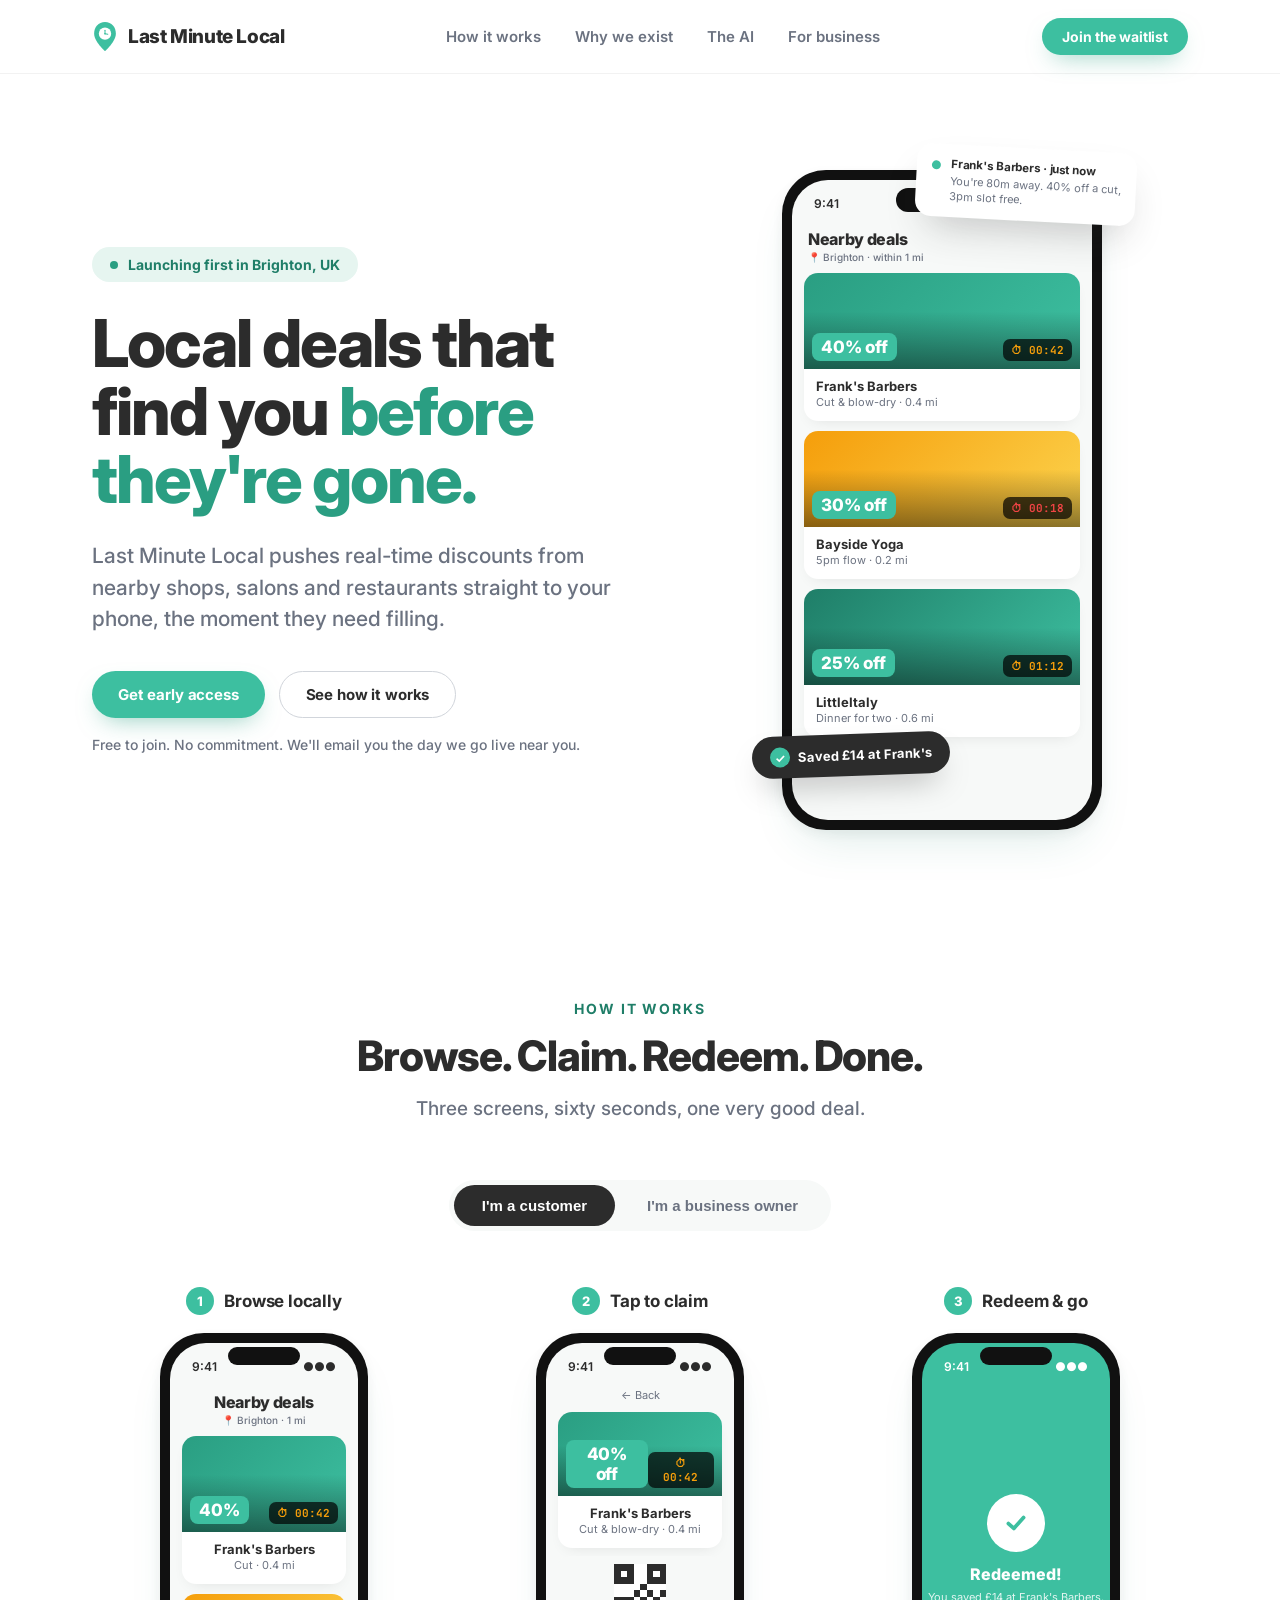
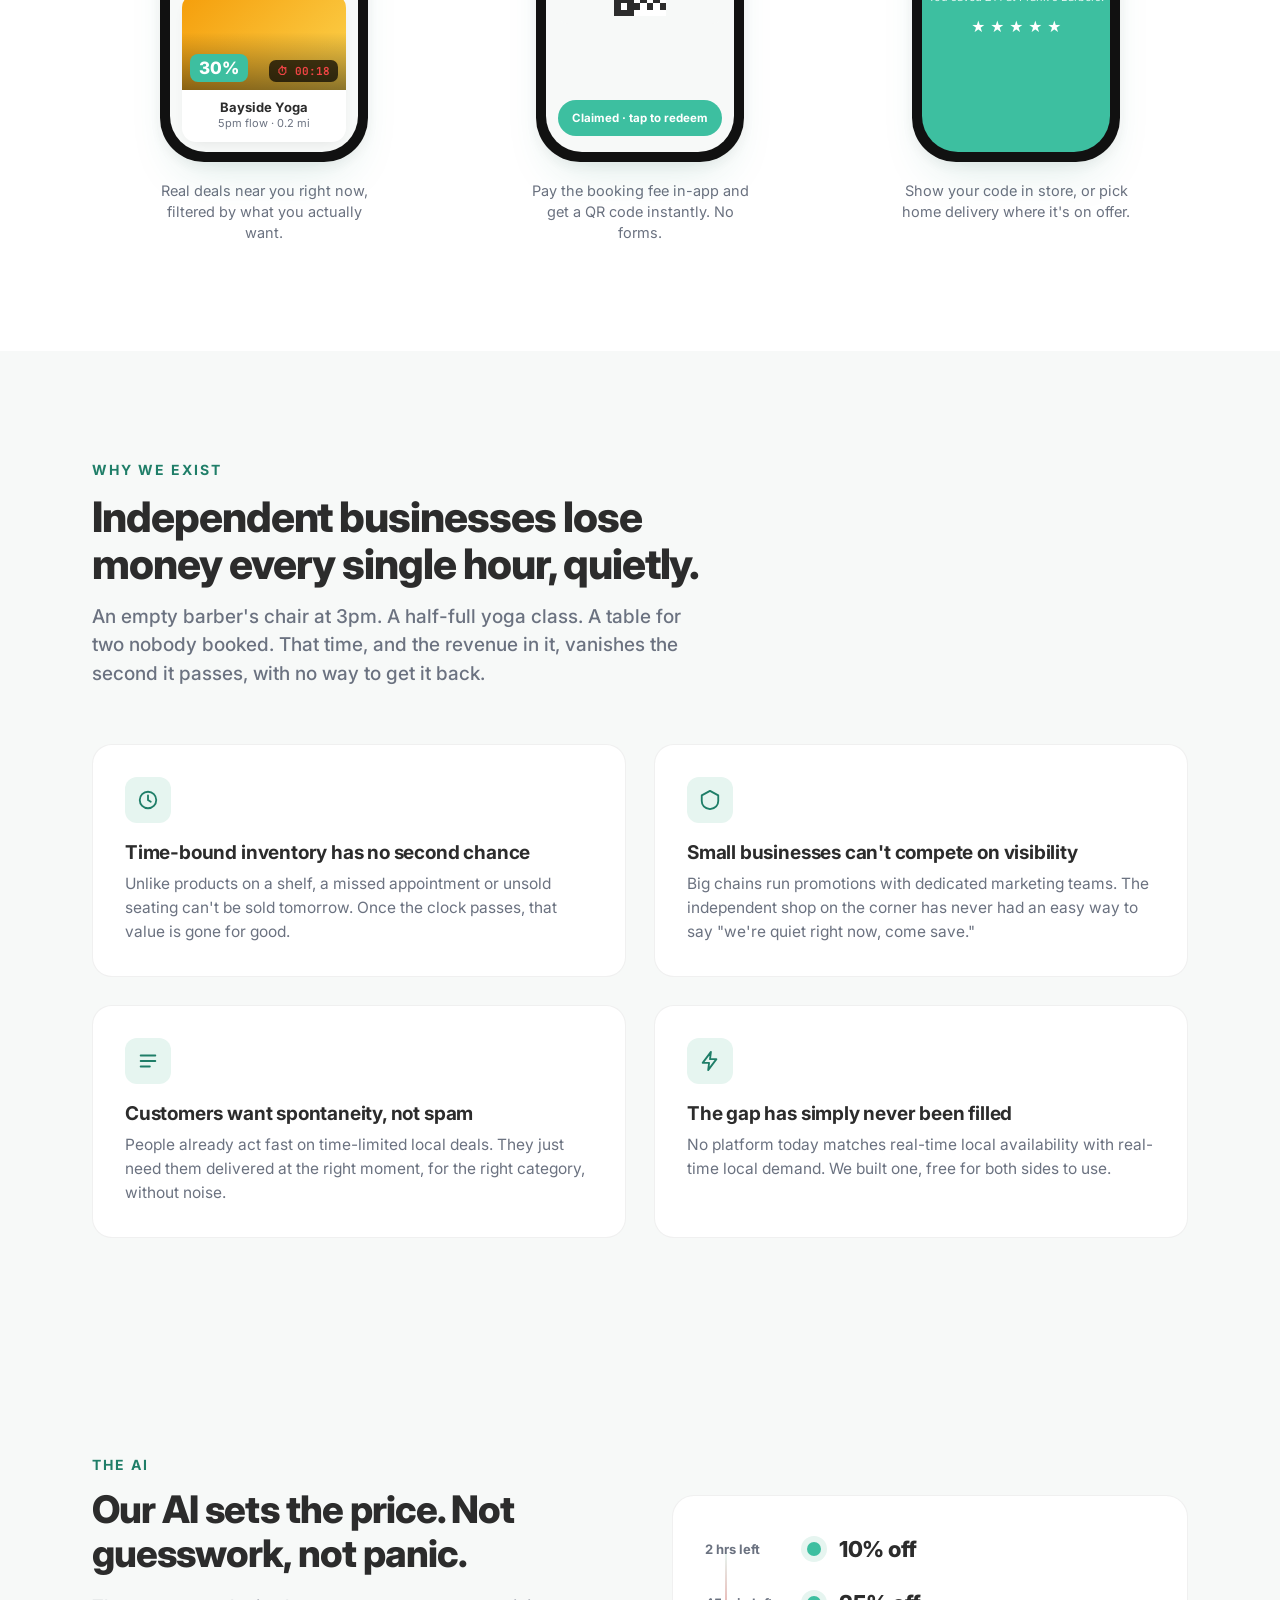
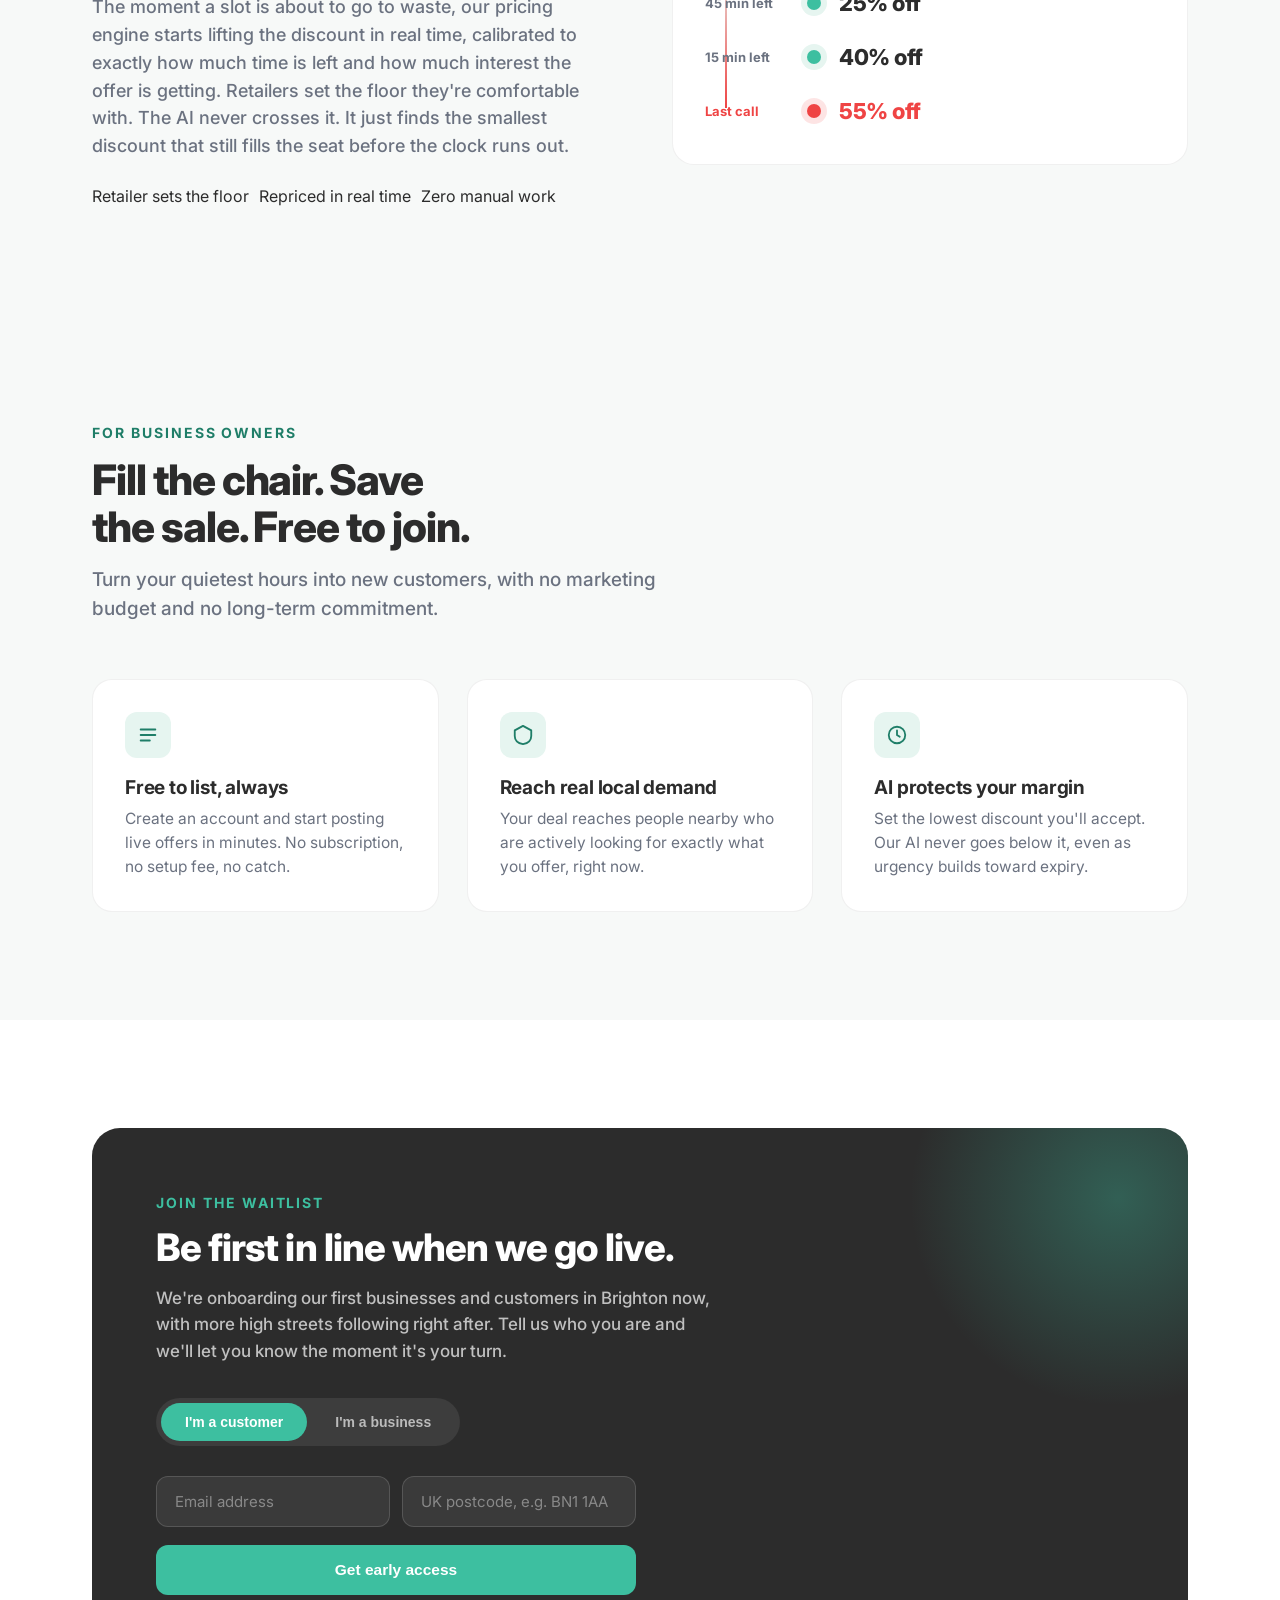
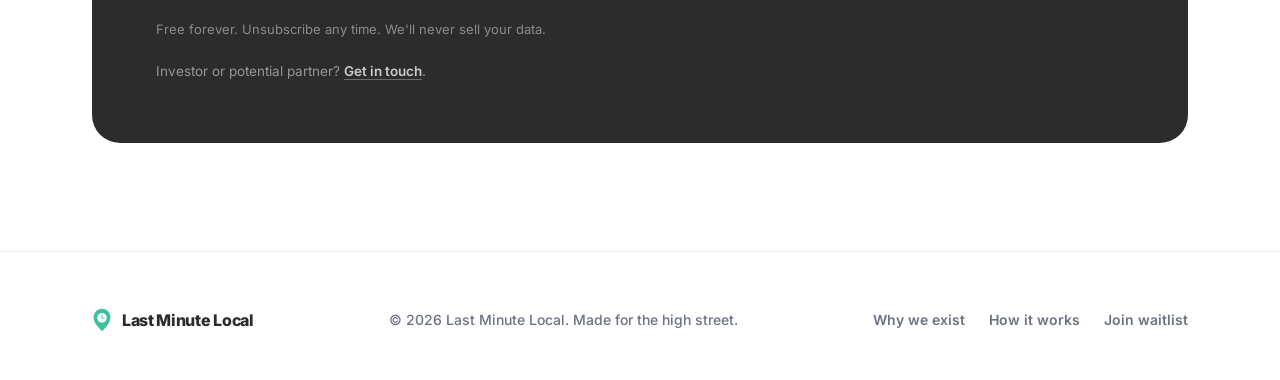
<file: project/Last Minute Local Landing Page.html>
<!doctype html>
<html lang="en">
<head>
<meta charset="utf-8">
<meta name="viewport" content="width=device-width, initial-scale=1">
<title>Last Minute Local: Live deals on your high street</title>
<link rel="preconnect" href="https://fonts.googleapis.com">
<link rel="preconnect" href="https://fonts.gstatic.com" crossorigin>
<link href="https://fonts.googleapis.com/css2?family=Inter:wght@400;500;600;700;800;900&family=JetBrains+Mono:wght@500;700&display=swap" rel="stylesheet">
<style>
  :root {
    --teal: #3DBFA0;
    --teal-dark: #2A9E82;
    --teal-deep: #1F7E68;
    --teal-tint: #E6F5F0;
    --bg: #FFFFFF;
    --surface: #F7F9F8;
    --ink: #2C2C2C;
    --grey: #6B7280;
    --grey-light: #D1D5DB;
    --amber: #F59E0B;
    --red: #EF4444;
    --shadow-card: 0 24px 48px -20px rgba(31, 126, 104, 0.18), 0 4px 12px rgba(44,44,44,0.06);
  }
  * { box-sizing: border-box; }
  html { scroll-behavior: smooth; }
  body {
    margin: 0;
    background: var(--bg);
    color: var(--ink);
    font-family: 'Inter', system-ui, sans-serif;
    -webkit-font-smoothing: antialiased;
  }
  a { color: var(--teal-dark); }
  a:hover { color: var(--teal-deep); }
  img { max-width: 100%; display: block; }
  .mono { font-family: 'JetBrains Mono', monospace; }
  .wrap { max-width: 1160px; margin: 0 auto; padding: 0 32px; }
  section { position: relative; }

  h1, h2, h3, p { margin: 0; }
  .eyebrow {
    font-size: 14px;
    font-weight: 700;
    letter-spacing: 0.14em;
    text-transform: uppercase;
    color: var(--teal-deep);
  }

  /* ---------- Nav ---------- */
  header.nav {
    position: sticky;
    top: 0;
    z-index: 40;
    background: rgba(255,255,255,0.85);
    backdrop-filter: blur(14px) saturate(1.1);
    border-bottom: 1px solid rgba(44,44,44,0.06);
  }
  .nav-inner {
    max-width: 1160px;
    margin: 0 auto;
    padding: 18px 32px;
    display: flex;
    align-items: center;
    justify-content: space-between;
  }
  .brand {
    display: flex;
    align-items: center;
    gap: 10px;
    font-weight: 800;
    font-size: 19px;
    letter-spacing: -0.02em;
    color: var(--ink);
    text-decoration: none;
  }
  .brand svg { display: block; }
  .nav-links { display: flex; align-items: center; gap: 34px; }
  .nav-links a {
    font-size: 15px;
    font-weight: 600;
    color: var(--grey);
    text-decoration: none;
  }
  .nav-links a:hover { color: var(--ink); }
  .btn {
    display: inline-flex;
    align-items: center;
    justify-content: center;
    gap: 8px;
    padding: 13px 26px;
    border-radius: 999px;
    font-weight: 700;
    font-size: 15px;
    letter-spacing: -0.01em;
    border: none;
    cursor: pointer;
    text-decoration: none;
    transition: transform 0.15s ease, box-shadow 0.15s ease, background 0.15s ease;
  }
  .btn:hover { transform: translateY(-1px); }
  .btn-primary { background: var(--teal); color: #fff; box-shadow: 0 10px 24px -10px rgba(42,158,130,0.55); }
  .btn-primary:hover { background: var(--teal-dark); }
  .btn-dark { background: var(--ink); color: #fff; }
  .btn-dark:hover { background: #1a1a1a; }
  .btn-ghost { background: transparent; color: var(--ink); border: 1.5px solid var(--grey-light); }
  .btn-ghost:hover { border-color: var(--ink); }
  .btn-sm { padding: 10px 20px; font-size: 14px; }

  /* ---------- Hero ---------- */
  .hero {
    padding: 96px 0 60px;
    overflow: visible;
  }
  .hero-inner {
    display: grid;
    grid-template-columns: 1.05fr 0.95fr;
    gap: 60px;
    align-items: center;
  }
  .badge-live {
    display: inline-flex;
    align-items: center;
    gap: 10px;
    padding: 9px 18px;
    border-radius: 999px;
    background: var(--teal-tint);
    color: var(--teal-deep);
    font-size: 14px;
    font-weight: 700;
    margin-bottom: 28px;
  }
  .badge-live .dot {
    width: 8px; height: 8px; border-radius: 50%;
    background: var(--teal-dark);
    box-shadow: 0 0 0 0 rgba(42,158,130,0.6);
    animation: pulse 2s infinite;
  }
  @keyframes pulse {
    0% { box-shadow: 0 0 0 0 rgba(42,158,130,0.45); }
    70% { box-shadow: 0 0 0 8px rgba(42,158,130,0); }
    100% { box-shadow: 0 0 0 0 rgba(42,158,130,0); }
  }
  .hero h1 {
    font-size: 66px;
    font-weight: 800;
    line-height: 1.03;
    letter-spacing: -0.03em;
    max-width: 12ch;
    text-wrap: balance;
  }
  .hero h1 em { font-style: normal; color: var(--teal-dark); }
  .hero .sub {
    font-size: 21px;
    font-weight: 500;
    color: var(--grey);
    line-height: 1.5;
    max-width: 42ch;
    margin: 26px 0 36px;
    text-wrap: pretty;
  }
  .hero-ctas { display: flex; gap: 14px; flex-wrap: wrap; }
  .hero-note { font-size: 14px; color: var(--grey); margin-top: 18px; font-weight: 500; }

  /* ---------- Phone mock ---------- */
  .phone-stage { display: flex; justify-content: center; }
  .phone {
    width: 320px;
    aspect-ratio: 320 / 660;
    background: #111;
    border-radius: 44px;
    padding: 10px;
    box-shadow: var(--shadow-card);
    position: relative;
  }
  .phone .notch {
    position: absolute; top: 18px; left: 50%; transform: translateX(-50%);
    width: 92px; height: 24px; background: #111; border-radius: 999px; z-index: 3;
  }
  .phone .screen {
    width: 100%; height: 100%; border-radius: 36px;
    background: var(--surface); overflow: hidden; position: relative;
    display: flex; flex-direction: column;
  }
  .phone .status { display: flex; justify-content: space-between; padding: 16px 22px 4px; font-size: 12px; font-weight: 600; }
  .phone .app-header { padding: 14px 16px 10px; }
  .phone .app-header .t { font-size: 16px; font-weight: 800; letter-spacing: -0.02em; }
  .phone .app-header .l { font-size: 10px; color: var(--grey); font-weight: 500; margin-top: 2px; }

  .phone-frame-wrap { position: relative; display: inline-block; }
  .float-banner {
    position: absolute;
    z-index: 5;
    top: -22px; right: -34px;
    width: 220px;
    background: #fff;
    border-radius: 16px;
    box-shadow: 0 20px 40px -14px rgba(44,44,44,0.28);
    padding: 13px 15px;
    display: flex;
    gap: 10px;
    align-items: flex-start;
    transform: rotate(3deg);
  }
  .fb-dot { width: 9px; height: 9px; border-radius: 50%; background: var(--teal); flex-shrink: 0; margin-top: 4px; box-shadow: 0 0 0 0 rgba(42,158,130,0.5); animation: pulse 2s infinite; }
  .fb-title { font-size: 11.5px; font-weight: 700; margin: 0; letter-spacing: -0.01em; }
  .fb-body { font-size: 11px; color: var(--grey); margin: 3px 0 0; line-height: 1.35; }
  .float-toast {
    position: absolute;
    z-index: 5;
    bottom: 54px; left: -30px;
    background: var(--ink);
    color: #fff;
    font-size: 13px;
    font-weight: 700;
    padding: 11px 18px;
    border-radius: 999px;
    box-shadow: 0 16px 32px -12px rgba(0,0,0,0.35);
    display: flex;
    align-items: center;
    gap: 8px;
    transform: rotate(-2deg);
  }
  .ft-check { width: 20px; height: 20px; border-radius: 50%; background: var(--teal); display: inline-flex; align-items: center; justify-content: center; font-size: 12px; }
  .deal {
    background: #fff;
    border-radius: 14px;
    box-shadow: 0 6px 16px -8px rgba(0,0,0,0.12);
    overflow: hidden;
    margin: 0 12px 10px;
  }
  .deal .photo {
    height: 96px; position: relative; display: flex; align-items: flex-end; justify-content: space-between; padding: 8px;
  }
  .deal .photo img { position: absolute; inset: 0; width: 100%; height: 100%; object-fit: cover; z-index: 0; }
  .deal .photo::after { content: ""; position: absolute; inset: 0; background: linear-gradient(180deg, rgba(0,0,0,0) 40%, rgba(0,0,0,0.45) 100%); z-index: 1; }
  .deal .photo .disc, .deal .photo .timer { position: relative; z-index: 2; }
  .deal .photo .disc { background: var(--teal); color: #fff; font-weight: 800; font-size: 17px; padding: 4px 9px; border-radius: 8px; letter-spacing: -0.01em; }
  .deal .photo .timer { background: rgba(0,0,0,0.7); color: var(--amber); font-weight: 700; font-size: 11px; padding: 4px 8px; border-radius: 7px; font-family: 'JetBrains Mono', monospace; }
  .deal .photo .timer.red { color: var(--red); }
  .deal .meta { padding: 9px 12px 12px; }
  .deal .meta .name { font-size: 13px; font-weight: 700; }
  .deal .meta .desc { font-size: 11px; color: var(--grey); margin-top: 1px; }

  /* ---------- section frame ---------- */
  .section-pad { padding: 108px 0; }
  .section-head { max-width: 640px; margin-bottom: 56px; }
  .section-head h2 {
    font-size: 42px;
    font-weight: 800;
    letter-spacing: -0.025em;
    line-height: 1.12;
    margin-top: 14px;
    text-wrap: balance;
  }
  .section-head p {
    font-size: 19px;
    color: var(--grey);
    font-weight: 500;
    line-height: 1.5;
    margin-top: 16px;
    max-width: 52ch;
    text-wrap: pretty;
  }
  .surface { background: var(--surface); }

  /* ---------- Why ---------- */
  .why-grid { display: grid; grid-template-columns: 1fr 1fr; gap: 28px; }
  .why-card {
    background: #fff;
    border-radius: 20px;
    padding: 32px;
    border: 1px solid rgba(44,44,44,0.07);
  }
  .why-card .icon {
    width: 46px; height: 46px; border-radius: 12px;
    background: var(--teal-tint); color: var(--teal-deep);
    display: flex; align-items: center; justify-content: center;
    margin-bottom: 18px;
  }
  .why-card h3 { font-size: 19px; font-weight: 700; letter-spacing: -0.01em; margin-bottom: 8px; }
  .why-card p { font-size: 15.5px; color: var(--grey); line-height: 1.55; }

  /* ---------- The AI ---------- */
  .ai-grid { display: grid; grid-template-columns: 1fr 1fr; gap: 64px; align-items: center; }
  .ai-copy h2 { font-size: 38px; font-weight: 800; letter-spacing: -0.025em; line-height: 1.14; margin-top: 14px; text-wrap: balance; }
  .ai-copy p { font-size: 18px; color: var(--grey); font-weight: 500; line-height: 1.55; margin-top: 18px; max-width: 48ch; text-wrap: pretty; }
  .ai-chips { display: flex; gap: 10px; flex-wrap: wrap; margin-top: 26px; }

  .surge {
    position: relative;
    background: #fff;
    border-radius: 22px;
    border: 1px solid rgba(44,44,44,0.07);
    padding: 40px 32px;
    display: flex;
    flex-direction: column;
    gap: 28px;
  }
  .surge-line {
    position: absolute;
    left: 52px; top: 56px; bottom: 56px;
    width: 2px;
    background: linear-gradient(180deg, var(--teal-tint), var(--red));
  }
  .surge-stage { display: grid; grid-template-columns: 84px auto 1fr; align-items: center; gap: 18px; position: relative; }
  .surge-time { font-size: 13px; font-weight: 700; color: var(--grey); }
  .surge-dot { width: 14px; height: 14px; border-radius: 50%; background: var(--teal); box-shadow: 0 0 0 6px var(--teal-tint); z-index: 1; }
  .surge-stage.urgent .surge-dot { background: var(--red); box-shadow: 0 0 0 6px rgba(239,68,68,0.14); }
  .surge-pct { font-size: 22px; font-weight: 800; letter-spacing: -0.02em; color: var(--ink); }
  .surge-stage.urgent .surge-pct { color: var(--red); }
  .surge-stage.urgent .surge-time { color: var(--red); }

  /* ---------- How it works ---------- */
  .toggle-row { display: flex; justify-content: center; margin-bottom: 56px; }
  .toggle {
    display: inline-flex;
    padding: 5px;
    background: var(--surface);
    border-radius: 999px;
    gap: 4px;
  }
  .toggle button {
    padding: 12px 28px;
    border-radius: 999px;
    border: none;
    background: transparent;
    font-size: 15px;
    font-weight: 700;
    color: var(--grey);
    cursor: pointer;
    transition: all 0.2s ease;
  }
  .toggle button.active { background: var(--ink); color: #fff; }

  .steps { display: grid; grid-template-columns: repeat(3, 1fr); gap: 24px; }
  .step-panel { display: none; }
  .step-panel.active { display: grid; }
  .step {
    display: flex;
    flex-direction: column;
    gap: 18px;
    background: #fff;
    border: 1px solid rgba(44,44,44,0.07);
    border-radius: 20px;
    padding: 0 0 28px;
    box-shadow: 0 16px 32px -24px rgba(31,126,104,0.25);
    overflow: hidden;
  }
  .step-photo { height: 150px; position: relative; }
  .step-photo img { position: absolute; inset: 0; width: 100%; height: 100%; object-fit: cover; }
  .step-body { display: flex; flex-direction: column; gap: 14px; padding: 24px 28px 0; }
  .step .num {
    width: 40px; height: 40px; border-radius: 12px;
    background: var(--teal-tint); color: var(--teal-deep);
    font-weight: 800; font-size: 17px;
    display: flex; align-items: center; justify-content: center;
  }

  /* ---------- Customer journey (phones) ---------- */
  .journey { display: grid; grid-template-columns: repeat(3, 1fr); gap: 32px; align-items: start; }
  .journey-step { display: flex; flex-direction: column; align-items: center; gap: 18px; text-align: center; }
  .journey-label { display: flex; align-items: center; gap: 10px; font-size: 17px; font-weight: 700; letter-spacing: -0.01em; }
  .jnum { width: 28px; height: 28px; border-radius: 50%; background: var(--teal); color: #fff; font-size: 13px; font-weight: 800; display: flex; align-items: center; justify-content: center; flex-shrink: 0; }
  .journey-caption { font-size: 14.5px; color: var(--grey); max-width: 26ch; line-height: 1.45; }
  .phone.sp-mini { width: 208px; }
  .phone.sp-mini .notch { width: 72px; height: 18px; top: 14px; }
  .sp-qr { height: 68px; margin: 0 12px 10px; background: var(--surface); border-radius: 10px; display: flex; align-items: center; justify-content: center; }
  .sp-cta { margin: auto 12px 16px; height: 36px; background: var(--teal); color: #fff; border-radius: 999px; display: flex; align-items: center; justify-content: center; font-weight: 700; font-size: 11.5px; }
  .sp-redeem-body { flex: 1; display: flex; flex-direction: column; align-items: center; justify-content: center; }
  .sp-check { width: 58px; height: 58px; border-radius: 50%; background: #fff; display: flex; align-items: center; justify-content: center; margin-bottom: 12px; }
  .sp-photo-add { margin: 10px 12px 8px; height: 64px; border-radius: 12px; background: var(--teal-tint); color: var(--teal-deep); border: 1.5px dashed var(--teal); display: flex; align-items: center; justify-content: center; font-size: 11px; font-weight: 700; }
  .sp-offer-box { margin: 0 12px 8px; background: var(--surface); border-radius: 10px; padding: 9px 11px; }
  .sp-offer-box .n { font-size: 11.5px; font-weight: 700; margin: 0; }
  .sp-offer-box .pr { font-size: 10px; color: var(--grey); margin: 3px 0 0; }
  .sp-chip-row { display: flex; gap: 6px; padding: 0 12px; margin-bottom: 8px; }
  .sp-chip { flex: 1; padding: 8px 0; border-radius: 8px; background: #fff; border: 1.5px solid var(--grey-light); text-align: center; font-weight: 700; font-size: 10.5px; }
  .sp-chip.active { background: var(--teal); color: #fff; border-color: var(--teal); }
  .step h3 { font-size: 20px; font-weight: 700; letter-spacing: -0.01em; }
  .step p { font-size: 15.5px; color: var(--grey); line-height: 1.55; max-width: 30ch; }

  /* ---------- Model strip ---------- */
  /* ---------- Value strip ---------- */
  .value-strip {
    display: grid;
    grid-template-columns: repeat(3, 1fr);
    gap: 28px;
  }
  .value-card {
    background: #fff;
    border-radius: 20px;
    padding: 32px;
    border: 1px solid rgba(44,44,44,0.07);
  }
  .value-card .icon {
    width: 46px; height: 46px; border-radius: 12px;
    background: var(--teal-tint); color: var(--teal-deep);
    display: flex; align-items: center; justify-content: center;
    margin-bottom: 18px;
  }
  .value-card h3 { font-size: 19px; font-weight: 700; letter-spacing: -0.01em; margin-bottom: 8px; }
  .value-card p { font-size: 15.5px; color: var(--grey); line-height: 1.55; }

  /* ---------- Waitlist ---------- */
  .waitlist {
    background: var(--ink);
    color: #fff;
    border-radius: 28px;
    padding: 64px;
    position: relative;
    overflow: hidden;
  }
  .waitlist::before {
    content: "";
    position: absolute;
    top: -140px; right: -140px;
    width: 420px; height: 420px;
    background: radial-gradient(circle, rgba(61,191,160,0.35), transparent 70%);
  }
  .waitlist-head { position: relative; z-index: 1; max-width: 560px; }
  .waitlist-head .eyebrow { color: var(--teal); }
  .waitlist-head h2 {
    font-size: 38px; font-weight: 800; letter-spacing: -0.025em; line-height: 1.12; margin-top: 14px;
  }
  .waitlist-head p { font-size: 17px; color: rgba(255,255,255,0.7); margin-top: 16px; line-height: 1.55; font-weight: 500; }

  .wl-toggle {
    display: inline-flex; margin-top: 34px; padding: 5px; background: rgba(255,255,255,0.08); border-radius: 999px; gap: 4px; position: relative; z-index: 1;
  }
  .wl-toggle button {
    padding: 11px 24px; border-radius: 999px; border: none; background: transparent;
    font-size: 14px; font-weight: 700; color: rgba(255,255,255,0.65); cursor: pointer;
  }
  .wl-toggle button.active { background: var(--teal); color: #fff; }

  .wl-form-wrap { position: relative; z-index: 1; margin-top: 30px; max-width: 480px; }
  .wl-form { display: none; flex-direction: column; gap: 14px; }
  .wl-form.active { display: flex; }
  .wl-row { display: flex; gap: 12px; flex-wrap: wrap; }
  .wl-form input, .wl-form select {
    flex: 1;
    min-width: 180px;
    background: rgba(255,255,255,0.07);
    border: 1.5px solid rgba(255,255,255,0.14);
    border-radius: 12px;
    padding: 15px 18px;
    font-size: 15px;
    font-family: inherit;
    color: #fff;
    outline: none;
  }
  .wl-form input::placeholder { color: rgba(255,255,255,0.4); }
  .wl-form select { color: #fff; appearance: none; }
  .wl-form select option { color: #111; }
  .wl-form input:focus, .wl-form select:focus { border-color: var(--teal); background: rgba(255,255,255,0.1); }
  .wl-submit {
    margin-top: 4px;
    padding: 16px 28px;
    border-radius: 12px;
    background: var(--teal);
    color: #fff;
    font-weight: 700;
    font-size: 15.5px;
    border: none;
    cursor: pointer;
    transition: background 0.15s ease;
  }
  .wl-submit:hover { background: #34ab8e; }
  .wl-fineprint { font-size: 13px; color: rgba(255,255,255,0.45); margin-top: 12px; }
  .wl-error { display: none; font-size: 13px; color: #FCA5A5; margin: -4px 0 0; }
  .wl-error.active { display: block; }
  .wl-form input.invalid { border-color: #EF4444; }
  .wl-contact { position: relative; z-index: 1; margin-top: 26px; font-size: 13.5px; color: rgba(255,255,255,0.5); }
  .wl-contact a { color: rgba(255,255,255,0.75); font-weight: 600; text-decoration: underline; text-decoration-color: rgba(255,255,255,0.3); text-underline-offset: 3px; }
  .wl-contact a:hover { color: #fff; }

  .wl-success {
    display: none;
    position: relative; z-index: 1;
    margin-top: 30px;
    max-width: 480px;
    background: rgba(61,191,160,0.14);
    border: 1px solid rgba(61,191,160,0.35);
    border-radius: 16px;
    padding: 26px 28px;
    align-items: flex-start;
    gap: 16px;
  }
  .wl-success.active { display: flex; }
  .wl-success .check {
    width: 34px; height: 34px; border-radius: 50%; background: var(--teal); flex-shrink: 0;
    display: flex; align-items: center; justify-content: center;
  }
  .wl-success h4 { font-size: 17px; font-weight: 700; margin-bottom: 4px; }
  .wl-success p { font-size: 14.5px; color: rgba(255,255,255,0.75); line-height: 1.5; }

  /* ---------- Footer ---------- */
  footer {
    padding: 56px 0 48px;
    border-top: 1px solid rgba(44,44,44,0.08);
  }
  .footer-inner {
    display: flex;
    align-items: center;
    justify-content: space-between;
    flex-wrap: wrap;
    gap: 20px;
  }
  .footer-brand { display: flex; align-items: center; gap: 10px; font-weight: 800; font-size: 16px; letter-spacing: -0.02em; }
  .footer-note { font-size: 14px; color: var(--grey); font-weight: 500; }
  .footer-links { display: flex; gap: 24px; }
  .footer-links a { font-size: 14px; color: var(--grey); text-decoration: none; font-weight: 600; }
  .footer-links a:hover { color: var(--ink); }

  @media (max-width: 900px) {
    .hero-inner { grid-template-columns: 1fr; }
    .hero h1 { font-size: 46px; max-width: none; }
    .phone-stage { margin-top: 20px; }
    .why-grid { grid-template-columns: 1fr; }
    .journey { grid-template-columns: 1fr; gap: 40px; }
    .ai-grid { grid-template-columns: 1fr; gap: 36px; }
    .float-banner { width: 190px; right: -8px; top: -18px; }
    .float-toast { left: -8px; }
    .steps { grid-template-columns: 1fr; gap: 32px; }
    .value-strip { grid-template-columns: 1fr; }
    .waitlist { padding: 40px 28px; }
    .nav-links { display: none; }
    .section-head h2 { font-size: 32px; }
  }
</style>
</head>
<body>

<header class="nav">
  <div class="nav-inner">
    <a class="brand" href="#top">
      <svg width="26" height="31" viewBox="0 0 100 120" aria-hidden="true">
        <path d="M50 4 C 24 4, 8 24, 8 49 C 8 80, 50 116, 50 116 C 50 116, 92 80, 92 49 C 92 24, 76 4, 50 4 Z" fill="#3DBFA0"/>
        <circle cx="50" cy="49" r="24" fill="#fff"/>
        <line x1="50" y1="49" x2="50" y2="36" stroke="#3DBFA0" stroke-width="4" stroke-linecap="round"/>
        <line x1="50" y1="49" x2="61" y2="51" stroke="#3DBFA0" stroke-width="4" stroke-linecap="round"/>
        <circle cx="50" cy="49" r="2.8" fill="#3DBFA0"/>
      </svg>
      Last Minute Local
    </a>
    <nav class="nav-links">
      <a href="#how">How it works</a>
      <a href="#why">Why we exist</a>
      <a href="#ai">The AI</a>
      <a href="#business">For business</a>
    </nav>
    <a href="#waitlist" class="btn btn-primary btn-sm">Join the waitlist</a>
  </div>
</header>

<main id="top">

  <!-- HERO -->
  <section class="hero">
    <div class="wrap hero-inner">
      <div>
        <div class="badge-live"><span class="dot"></span> Launching first in Brighton, UK</div>
        <h1>Local deals that find you <em>before they're gone.</em></h1>
        <p class="sub">Last Minute Local pushes real-time discounts from nearby shops, salons and restaurants straight to your phone, the moment they need filling.</p>
        <div class="hero-ctas">
          <a href="#waitlist" class="btn btn-primary" onclick="selectAudience('customer')">Get early access</a>
          <a href="#how" class="btn btn-ghost">See how it works</a>
        </div>
        <p class="hero-note">Free to join. No commitment. We'll email you the day we go live near you.</p>
      </div>

      <div class="phone-stage">
        <div class="phone-frame-wrap">
          <div class="phone">
            <div class="notch"></div>
            <div class="screen">
              <div class="status"><span>9:41</span><span>●●●</span></div>
              <div class="app-header">
                <div class="t">Nearby deals</div>
                <div class="l">📍 Brighton · within 1 mi</div>
              </div>
              <div class="deal">
                <div class="photo" style="background: linear-gradient(135deg,#2A9E82,#3DBFA0);">
                  <img src="https://images.unsplash.com/photo-1503951914875-452162b0f3f1?auto=format&fit=crop&w=500&q=80" alt="" onerror="this.remove()">
                  <span class="disc">40% off</span><span class="timer">⏱ 00:42</span>
                </div>
                <div class="meta"><div class="name">Frank's Barbers</div><div class="desc">Cut &amp; blow-dry · 0.4 mi</div></div>
              </div>
              <div class="deal">
                <div class="photo" style="background: linear-gradient(135deg,#F59E0B,#FCD34D);">
                  <img src="https://images.unsplash.com/photo-1599901860904-17e6ed7083a0?auto=format&fit=crop&w=500&q=80" alt="" onerror="this.remove()">
                  <span class="disc">30% off</span><span class="timer red">⏱ 00:18</span>
                </div>
                <div class="meta"><div class="name">Bayside Yoga</div><div class="desc">5pm flow · 0.2 mi</div></div>
              </div>
              <div class="deal" style="margin-bottom:0;">
                <div class="photo" style="background: linear-gradient(135deg,#1F7E68,#3DBFA0);">
                  <img src="https://images.unsplash.com/photo-1517248135467-4c7edcad34c4?auto=format&fit=crop&w=500&q=80" alt="" onerror="this.remove()">
                  <span class="disc">25% off</span><span class="timer">⏱ 01:12</span>
                </div>
                <div class="meta"><div class="name">LittleItaly</div><div class="desc">Dinner for two · 0.6 mi</div></div>
              </div>
            </div>
          </div>

          <div class="float-banner">
            <span class="fb-dot"></span>
            <div>
              <p class="fb-title">Frank's Barbers &middot; just now</p>
              <p class="fb-body">You're 80m away. 40% off a cut, 3pm slot free.</p>
            </div>
          </div>

          <div class="float-toast"><span class="ft-check">✓</span> Saved &pound;14 at Frank's</div>
        </div>
      </div>
    </div>
  </section>

  <!-- HOW IT WORKS -->
  <section id="how" class="section-pad">
    <div class="wrap">
      <div class="section-head" style="margin-left:auto;margin-right:auto;text-align:center;">
        <span class="eyebrow">How it works</span>
        <h2>Browse. Claim. Redeem. Done.</h2>
        <p style="margin-left:auto;margin-right:auto;">Three screens, sixty seconds, one very good deal.</p>
      </div>

      <div class="toggle-row">
        <div class="toggle">
          <button class="active" onclick="showJourney('customer', this)">I'm a customer</button>
          <button onclick="showJourney('business', this)">I'm a business owner</button>
        </div>
      </div>

      <div class="journey" id="journey-customer">
        <div class="journey-step">
          <div class="journey-label"><span class="jnum">1</span> Browse locally</div>
          <div class="phone sp-mini">
            <div class="notch"></div>
            <div class="screen">
              <div class="status"><span>9:41</span><span>&#9679;&#9679;&#9679;</span></div>
              <div class="app-header">
                <div class="t">Nearby deals</div>
                <div class="l">&#128205; Brighton &middot; 1 mi</div>
              </div>
              <div class="deal">
                <div class="photo" style="background: linear-gradient(135deg,#2A9E82,#3DBFA0);">
                  <img src="https://images.unsplash.com/photo-1503951914875-452162b0f3f1?auto=format&fit=crop&w=500&q=80" alt="" onerror="this.remove()">
                  <span class="disc">40%</span><span class="timer">&#9201; 00:42</span>
                </div>
                <div class="meta"><div class="name">Frank's Barbers</div><div class="desc">Cut &middot; 0.4 mi</div></div>
              </div>
              <div class="deal" style="margin-bottom:0;">
                <div class="photo" style="background: linear-gradient(135deg,#F59E0B,#FCD34D);">
                  <img src="https://images.unsplash.com/photo-1599901860904-17e6ed7083a0?auto=format&fit=crop&w=500&q=80" alt="" onerror="this.remove()">
                  <span class="disc">30%</span><span class="timer red">&#9201; 00:18</span>
                </div>
                <div class="meta"><div class="name">Bayside Yoga</div><div class="desc">5pm flow &middot; 0.2 mi</div></div>
              </div>
            </div>
          </div>
          <p class="journey-caption">Real deals near you right now, filtered by what you actually want.</p>
        </div>

        <div class="journey-step">
          <div class="journey-label"><span class="jnum">2</span> Tap to claim</div>
          <div class="phone sp-mini">
            <div class="notch"></div>
            <div class="screen">
              <div class="status"><span>9:41</span><span>&#9679;&#9679;&#9679;</span></div>
              <div style="padding:10px 14px 0; font-size:11px; color:var(--grey);">&larr; Back</div>
              <div class="deal" style="margin:10px 12px 8px;">
                <div class="photo" style="background: linear-gradient(135deg,#2A9E82,#3DBFA0); height:84px;">
                  <img src="https://images.unsplash.com/photo-1503951914875-452162b0f3f1?auto=format&fit=crop&w=500&q=80" alt="" onerror="this.remove()">
                  <span class="disc">40% off</span><span class="timer">&#9201; 00:42</span>
                </div>
                <div class="meta"><div class="name">Frank's Barbers</div><div class="desc">Cut &amp; blow-dry &middot; 0.4 mi</div></div>
              </div>
              <div class="sp-qr">
                <svg width="52" height="52" viewBox="0 0 8 8" shape-rendering="crispEdges">
                  <rect width="8" height="8" fill="#fff"/>
                  <g fill="#2C2C2C">
                    <rect x="0" y="0" width="3" height="3"/><rect x="1" y="1" width="1" height="1" fill="#fff"/>
                    <rect x="5" y="0" width="3" height="3"/><rect x="6" y="1" width="1" height="1" fill="#fff"/>
                    <rect x="0" y="5" width="3" height="3"/><rect x="1" y="6" width="1" height="1" fill="#fff"/>
                    <rect x="4" y="3" width="1" height="1"/><rect x="3" y="4" width="1" height="1"/>
                    <rect x="5" y="4" width="1" height="1"/><rect x="4" y="5" width="1" height="1"/>
                    <rect x="6" y="5" width="1" height="1"/><rect x="3" y="6" width="1" height="1"/>
                    <rect x="5" y="6" width="1" height="1"/><rect x="7" y="4" width="1" height="1"/>
                    <rect x="7" y="6" width="1" height="1"/>
                  </g>
                </svg>
              </div>
              <div class="sp-cta">Claimed &middot; tap to redeem</div>
            </div>
          </div>
          <p class="journey-caption">Pay the booking fee in-app and get a QR code instantly. No forms.</p>
        </div>

        <div class="journey-step">
          <div class="journey-label"><span class="jnum">3</span> Redeem &amp; go</div>
          <div class="phone sp-mini">
            <div class="notch"></div>
            <div class="screen" style="background: var(--teal);">
              <div class="status" style="color:#fff;"><span>9:41</span><span>&#9679;&#9679;&#9679;</span></div>
              <div class="sp-redeem-body">
                <div class="sp-check"><svg width="26" height="26" viewBox="0 0 24 24" fill="none"><path d="M5 12.5 10 17 19 7" stroke="#3DBFA0" stroke-width="3.5" stroke-linecap="round" stroke-linejoin="round"/></svg></div>
                <p style="font-size:16px; font-weight:800; margin:0; color:#fff;">Redeemed!</p>
                <p style="font-size:11px; opacity:0.85; margin:6px 0 0; color:#fff;">You saved &pound;14 at Frank's Barbers.</p>
                <div style="font-size:14px; margin-top:14px; color:#fff;">&#9733; &#9733; &#9733; &#9733; &#9733;</div>
              </div>
            </div>
          </div>
          <p class="journey-caption">Show your code in store, or pick home delivery where it's on offer.</p>
        </div>
      </div>

      <div class="journey" id="journey-business" style="display:none;">
        <div class="journey-step">
          <div class="journey-label"><span class="jnum">1</span> Snap a photo</div>
          <div class="phone sp-mini">
            <div class="notch"></div>
            <div class="screen">
              <div class="status"><span>9:41</span><span>&#9679;&#9679;&#9679;</span></div>
              <div class="app-header"><div class="t">New offer</div></div>
              <div class="sp-photo-add">+ Add photo</div>
              <div class="sp-offer-box">
                <p class="n">Cut &amp; blow-dry</p>
                <p class="pr">Frank's Barbers</p>
              </div>
            </div>
          </div>
          <p class="journey-caption">Of the product, the service, or the empty chair you want to fill.</p>
        </div>

        <div class="journey-step">
          <div class="journey-label"><span class="jnum">2</span> Set your floor</div>
          <div class="phone sp-mini">
            <div class="notch"></div>
            <div class="screen">
              <div class="status"><span>9:41</span><span>&#9679;&#9679;&#9679;</span></div>
              <div class="app-header"><div class="t">Set discount</div></div>
              <div class="sp-offer-box">
                <p class="n">Cut &amp; blow-dry</p>
                <p class="pr">&pound;35 &rarr; &pound;21</p>
              </div>
              <div class="sp-chip-row">
                <div class="sp-chip">40%</div>
                <div class="sp-chip active">50%</div>
                <div class="sp-chip">60%</div>
              </div>
              <div class="sp-offer-box" style="margin-top:8px;">
                <p class="n" style="font-weight:600;">Expires in 1 hour</p>
              </div>
            </div>
          </div>
          <p class="journey-caption">Pick the lowest discount you'll accept. Our AI never goes lower.</p>
        </div>

        <div class="journey-step">
          <div class="journey-label"><span class="jnum">3</span> Go live</div>
          <div class="phone sp-mini">
            <div class="notch"></div>
            <div class="screen" style="background: var(--teal);">
              <div class="status" style="color:#fff;"><span>9:41</span><span>&#9679;&#9679;&#9679;</span></div>
              <div class="sp-redeem-body">
                <div class="sp-check"><svg width="26" height="26" viewBox="0 0 24 24" fill="none"><path d="M5 12.5 10 17 19 7" stroke="#3DBFA0" stroke-width="3.5" stroke-linecap="round" stroke-linejoin="round"/></svg></div>
                <p style="font-size:16px; font-weight:800; margin:0; color:#fff;">You're live!</p>
                <p style="font-size:11px; opacity:0.85; margin:6px 0 0; color:#fff;">Reaching nearby customers now.</p>
              </div>
            </div>
          </div>
          <p class="journey-caption">The offer reaches every opted-in customer nearby, instantly.</p>
        </div>
      </div>
    </div>
  </section>

  <!-- WHY -->
  <section id="why" class="section-pad surface">
    <div class="wrap">
      <div class="section-head">
        <span class="eyebrow">Why we exist</span>
        <h2>Independent businesses lose money every single hour, quietly.</h2>
        <p>An empty barber's chair at 3pm. A half-full yoga class. A table for two nobody booked. That time, and the revenue in it, vanishes the second it passes, with no way to get it back.</p>
      </div>
      <div class="why-grid">
        <div class="why-card">
          <div class="icon"><svg width="22" height="22" viewBox="0 0 24 24" fill="none"><circle cx="12" cy="12" r="9" stroke="currentColor" stroke-width="2"/><path d="M12 7v5l3 2" stroke="currentColor" stroke-width="2" stroke-linecap="round"/></svg></div>
          <h3>Time-bound inventory has no second chance</h3>
          <p>Unlike products on a shelf, a missed appointment or unsold seating can't be sold tomorrow. Once the clock passes, that value is gone for good.</p>
        </div>
        <div class="why-card">
          <div class="icon"><svg width="22" height="22" viewBox="0 0 24 24" fill="none"><path d="M12 2 3 7v6c0 5 4 8 9 9 5-1 9-4 9-9V7l-9-5Z" stroke="currentColor" stroke-width="2" stroke-linejoin="round"/></svg></div>
          <h3>Small businesses can't compete on visibility</h3>
          <p>Big chains run promotions with dedicated marketing teams. The independent shop on the corner has never had an easy way to say "we're quiet right now, come save."</p>
        </div>
        <div class="why-card">
          <div class="icon"><svg width="22" height="22" viewBox="0 0 24 24" fill="none"><path d="M4 12h16M4 6h16M4 18h10" stroke="currentColor" stroke-width="2" stroke-linecap="round"/></svg></div>
          <h3>Customers want spontaneity, not spam</h3>
          <p>People already act fast on time-limited local deals. They just need them delivered at the right moment, for the right category, without noise.</p>
        </div>
        <div class="why-card">
          <div class="icon"><svg width="22" height="22" viewBox="0 0 24 24" fill="none"><path d="M13 2 4 14h7l-1 8 9-12h-7l1-8Z" stroke="currentColor" stroke-width="2" stroke-linejoin="round"/></svg></div>
          <h3>The gap has simply never been filled</h3>
          <p>No platform today matches real-time local availability with real-time local demand. We built one, free for both sides to use.</p>
        </div>
      </div>
    </div>
  </section>

  <!-- THE AI -->
  <section id="ai" class="section-pad surface">
    <div class="wrap">
      <div class="ai-grid">
        <div class="ai-copy">
          <span class="eyebrow">The AI</span>
          <h2>Our AI sets the price. Not guesswork, not panic.</h2>
          <p>The moment a slot is about to go to waste, our pricing engine starts lifting the discount in real time, calibrated to exactly how much time is left and how much interest the offer is getting. Retailers set the floor they're comfortable with. The AI never crosses it. It just finds the smallest discount that still fills the seat before the clock runs out.</p>
          <div class="ai-chips">
            <span class="pill-tag">Retailer sets the floor</span>
            <span class="pill-tag">Repriced in real time</span>
            <span class="pill-tag">Zero manual work</span>
          </div>
        </div>
        <div class="surge">
          <div class="surge-line"></div>
          <div class="surge-stage">
            <div class="surge-time">2 hrs left</div>
            <div class="surge-dot"></div>
            <div class="surge-pct">10% off</div>
          </div>
          <div class="surge-stage">
            <div class="surge-time">45 min left</div>
            <div class="surge-dot"></div>
            <div class="surge-pct">25% off</div>
          </div>
          <div class="surge-stage">
            <div class="surge-time">15 min left</div>
            <div class="surge-dot"></div>
            <div class="surge-pct">40% off</div>
          </div>
          <div class="surge-stage urgent">
            <div class="surge-time">Last call</div>
            <div class="surge-dot"></div>
            <div class="surge-pct">55% off</div>
          </div>
        </div>
      </div>
    </div>
  </section>

  <!-- BUSINESS MODEL -->
  <section id="business" class="section-pad surface">
    <div class="wrap">
      <div class="section-head">
        <span class="eyebrow">For business owners</span>
        <h2>Fill the chair. Save the sale. Free to join.</h2>
        <p>Turn your quietest hours into new customers, with no marketing budget and no long-term commitment.</p>
      </div>
      <div class="value-strip">
        <div class="value-card">
          <div class="icon"><svg width="22" height="22" viewBox="0 0 24 24" fill="none"><path d="M4 12h16M4 6h16M4 18h10" stroke="currentColor" stroke-width="2" stroke-linecap="round"/></svg></div>
          <h3>Free to list, always</h3>
          <p>Create an account and start posting live offers in minutes. No subscription, no setup fee, no catch.</p>
        </div>
        <div class="value-card">
          <div class="icon"><svg width="22" height="22" viewBox="0 0 24 24" fill="none"><path d="M12 2 3 7v6c0 5 4 8 9 9 5-1 9-4 9-9V7l-9-5Z" stroke="currentColor" stroke-width="2" stroke-linejoin="round"/></svg></div>
          <h3>Reach real local demand</h3>
          <p>Your deal reaches people nearby who are actively looking for exactly what you offer, right now.</p>
        </div>
        <div class="value-card">
          <div class="icon"><svg width="22" height="22" viewBox="0 0 24 24" fill="none"><circle cx="12" cy="12" r="9" stroke="currentColor" stroke-width="2"/><path d="M12 7v5l3 2" stroke="currentColor" stroke-width="2" stroke-linecap="round"/></svg></div>
          <h3>AI protects your margin</h3>
          <p>Set the lowest discount you'll accept. Our AI never goes below it, even as urgency builds toward expiry.</p>
        </div>
      </div>
    </div>
  </section>

  <!-- WAITLIST -->
  <section id="waitlist" class="section-pad">
    <div class="wrap">
      <div class="waitlist">
        <div class="waitlist-head">
          <span class="eyebrow">Join the waitlist</span>
          <h2>Be first in line when we go live.</h2>
          <p>We're onboarding our first businesses and customers in Brighton now, with more high streets following right after. Tell us who you are and we'll let you know the moment it's your turn.</p>
        </div>

        <div class="wl-toggle">
          <button class="active" id="wl-tab-customer" onclick="switchWaitlist('customer')">I'm a customer</button>
          <button id="wl-tab-business" onclick="switchWaitlist('business')">I'm a business</button>
        </div>

        <div class="wl-form-wrap">
          <form class="wl-form active" id="wl-form-customer" onsubmit="return submitWaitlist(event, 'customer')">
            <div class="wl-row">
              <input type="email" name="email" placeholder="Email address" required>
              <input type="text" name="postcode" id="customer-postcode" placeholder="UK postcode, e.g. BN1 1AA" autocapitalize="characters" required>
            </div>
            <p class="wl-error" id="customer-postcode-error">Please enter a valid UK postcode.</p>
            <button type="submit" class="wl-submit">Get early access</button>
            <p class="wl-fineprint">Free forever. Unsubscribe any time. We'll never sell your data.</p>
          </form>

          <form class="wl-form" id="wl-form-business" onsubmit="return submitWaitlist(event, 'business')">
            <div class="wl-row">
              <input type="text" name="business" placeholder="Business name" required>
              <select name="category" required>
                <option value="" disabled selected>Business type</option>
                <option>Hair &amp; beauty</option>
                <option>Fitness &amp; wellness</option>
                <option>Restaurant &amp; café</option>
                <option>Retail &amp; boutique</option>
                <option>Other services</option>
              </select>
            </div>
            <div class="wl-row">
              <input type="email" name="email" placeholder="Email address" required>
              <input type="text" name="postcode" id="business-postcode" placeholder="UK postcode, e.g. BN1 1AA" autocapitalize="characters" required>
            </div>
            <p class="wl-error" id="business-postcode-error">Please enter a valid UK postcode.</p>
            <button type="submit" class="wl-submit">List your business</button>
            <p class="wl-fineprint">Free to join. No commission until you choose to promote a deal.</p>
          </form>

          <div class="wl-success" id="wl-success">
            <div class="check"><svg width="18" height="18" viewBox="0 0 24 24" fill="none"><path d="M5 12.5 10 17 19 7" stroke="#fff" stroke-width="3" stroke-linecap="round" stroke-linejoin="round"/></svg></div>
            <div>
              <h4 id="wl-success-title">You're on the list.</h4>
              <p id="wl-success-body">We'll email you the moment Last Minute Local goes live near you.</p>
            </div>
          </div>
        </div>

        <p class="wl-contact">Investor or potential partner? <a href="mailto:hello@lastminutelocal.co?subject=Investor%20enquiry">Get in touch</a>.</p>
      </div>
    </div>
  </section>

</main>

<footer>
  <div class="wrap footer-inner">
    <div class="footer-brand">
      <svg width="20" height="24" viewBox="0 0 100 120" aria-hidden="true">
        <path d="M50 4 C 24 4, 8 24, 8 49 C 8 80, 50 116, 50 116 C 50 116, 92 80, 92 49 C 92 24, 76 4, 50 4 Z" fill="#3DBFA0"/>
        <circle cx="50" cy="49" r="24" fill="#fff"/>
        <line x1="50" y1="49" x2="50" y2="36" stroke="#3DBFA0" stroke-width="4" stroke-linecap="round"/>
        <line x1="50" y1="49" x2="61" y2="51" stroke="#3DBFA0" stroke-width="4" stroke-linecap="round"/>
        <circle cx="50" cy="49" r="2.8" fill="#3DBFA0"/>
      </svg>
      Last Minute Local
    </div>
    <p class="footer-note">© 2026 Last Minute Local. Made for the high street.</p>
    <div class="footer-links">
      <a href="#why">Why we exist</a>
      <a href="#how">How it works</a>
      <a href="#waitlist">Join waitlist</a>
    </div>
  </div>
</footer>

<script>
  function showJourney(which, btn) {
    document.querySelectorAll('#how .toggle button').forEach(b => b.classList.remove('active'));
    btn.classList.add('active');
    document.getElementById('journey-customer').style.display = which === 'customer' ? 'grid' : 'none';
    document.getElementById('journey-business').style.display = which === 'business' ? 'grid' : 'none';
  }

  function switchWaitlist(which) {
    document.getElementById('wl-tab-customer').classList.toggle('active', which === 'customer');
    document.getElementById('wl-tab-business').classList.toggle('active', which === 'business');
    document.getElementById('wl-form-customer').classList.toggle('active', which === 'customer');
    document.getElementById('wl-form-business').classList.toggle('active', which === 'business');
    document.getElementById('wl-form-customer').style.display = which === 'customer' ? 'flex' : 'none';
    document.getElementById('wl-form-business').style.display = which === 'business' ? 'flex' : 'none';
    document.getElementById('wl-success').classList.remove('active');
  }

  function selectAudience(which) {
    switchWaitlist(which);
  }

  const UK_POSTCODE_RE = /^[A-Z]{1,2}[0-9][A-Z0-9]?\s*[0-9][A-Z]{2}$/i;

  function submitWaitlist(evt, kind) {
    evt.preventDefault();
    const form = evt.target;

    if (kind === 'business' || kind === 'customer') {
      const pc = form.querySelector('#' + kind + '-postcode');
      const err = document.getElementById(kind + '-postcode-error');
      const valid = UK_POSTCODE_RE.test(pc.value.trim());
      pc.classList.toggle('invalid', !valid);
      err.classList.toggle('active', !valid);
      if (!valid) { pc.focus(); return false; }
    }

    const data = Object.fromEntries(new FormData(form).entries());

    try {
      const key = 'lml_waitlist_signups';
      const existing = JSON.parse(localStorage.getItem(key) || '[]');
      existing.push({ kind, ...data, ts: Date.now() });
      localStorage.setItem(key, JSON.stringify(existing));
    } catch (e) {}

    form.style.display = 'none';
    const otherForm = document.getElementById(kind === 'customer' ? 'wl-form-business' : 'wl-form-customer');
    otherForm.style.display = 'none';
    otherForm.classList.remove('active');

    document.getElementById('wl-success-title').textContent = "You're on the list.";
    document.getElementById('wl-success-body').textContent = kind === 'customer'
      ? "We'll email you the moment deals go live near you."
      : "We'll be in touch to get " + (data.business || 'your business') + " set up before we launch.";
    document.getElementById('wl-success').classList.add('active');

    return false;
  }
</script>

</body>
</html>
</file>
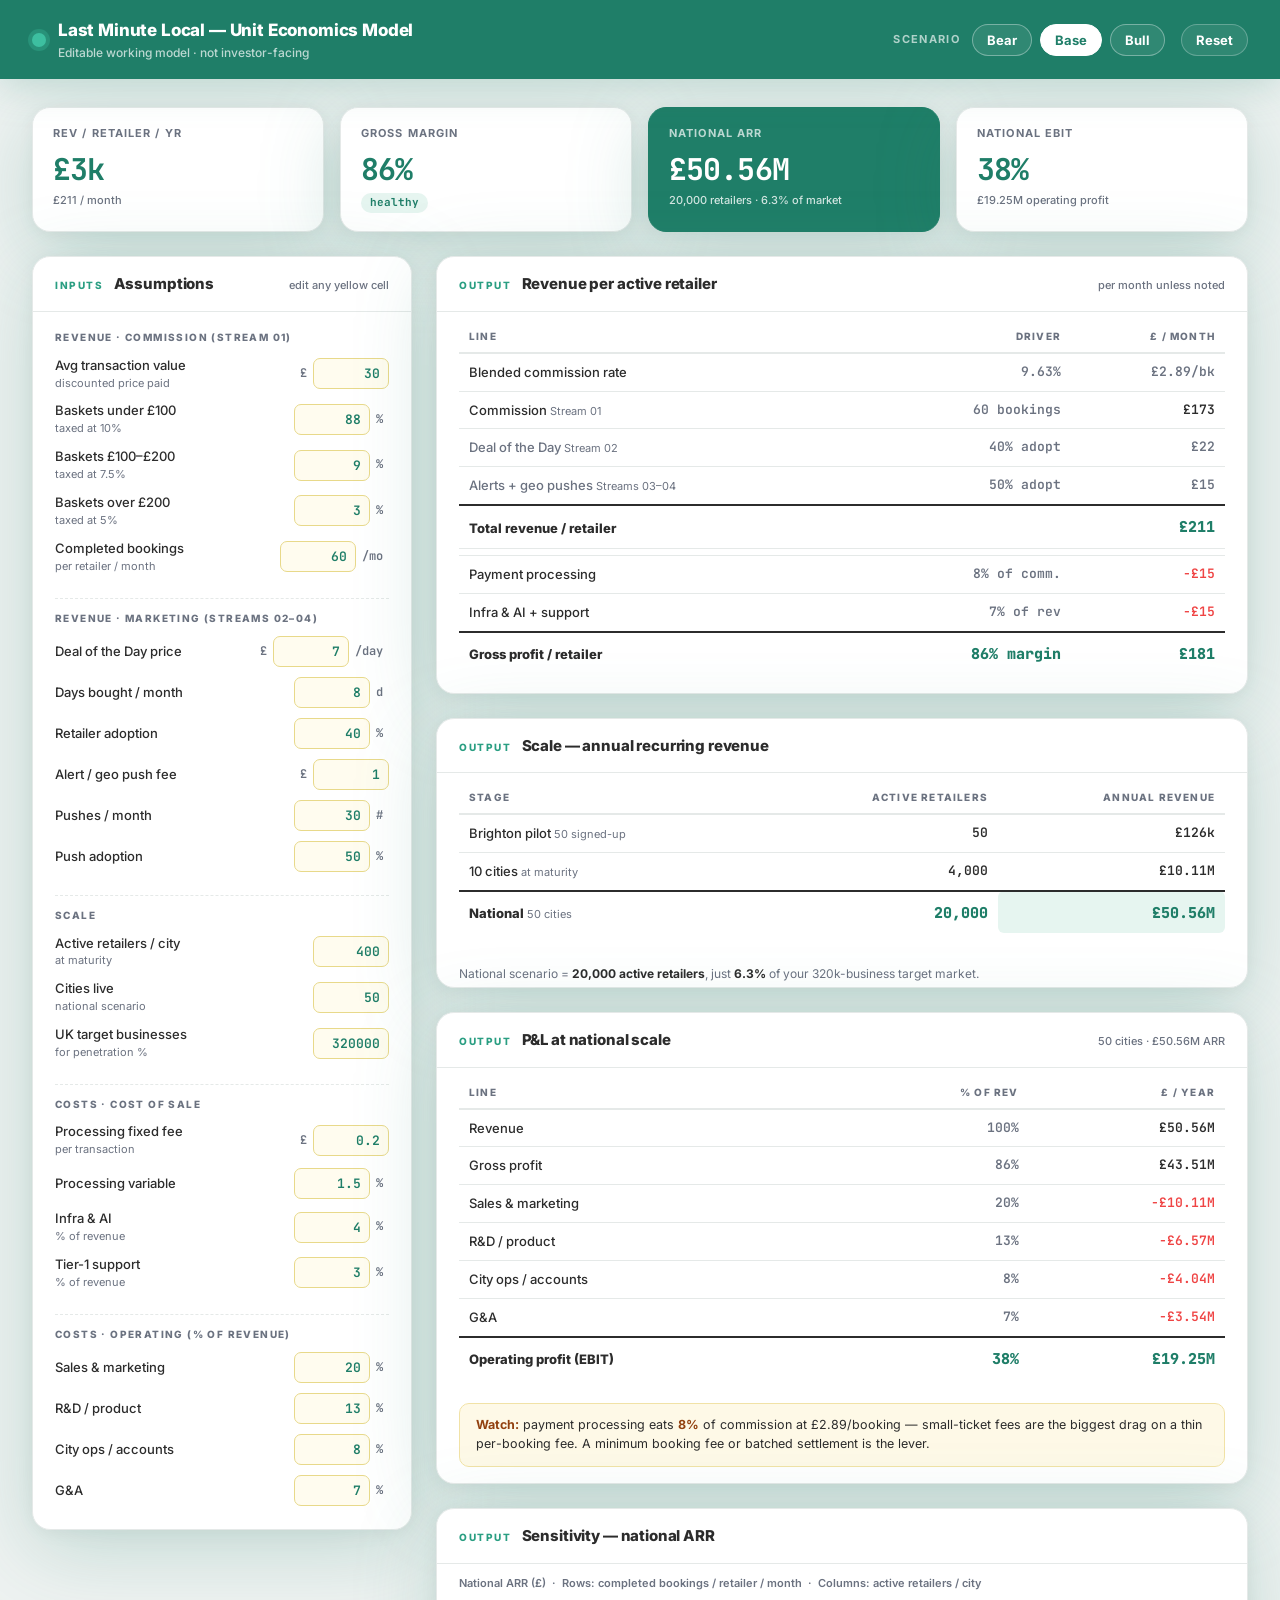
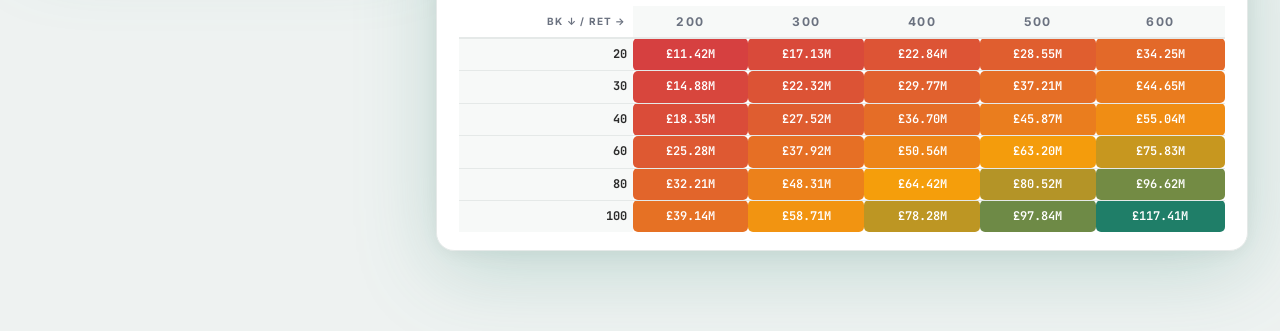
<file: project/Last Minute Local Model-print-upt0co.html>
<!doctype html>
<html lang="en">
<head>
<style data-omelette-print-defaults>
@media print {
  @page { margin: 0.5in; }
  h1, h2, h3, h4, h5, h6 { break-after: avoid; }
  figure, table, pre, blockquote, img, svg, tr, [class~="card" i] { break-inside: avoid; }
  img, svg { max-width: 100%; }
  p { orphans: 3; widows: 3; }
}
</style>
<meta charset="utf-8">
<meta name="viewport" content="width=device-width, initial-scale=1">
<title>Last Minute Local — Unit Economics Model</title>
<link rel="preconnect" href="https://fonts.googleapis.com">
<link rel="preconnect" href="https://fonts.gstatic.com" crossorigin>
<link href="https://fonts.googleapis.com/css2?family=Inter:wght@400;500;600;700;800;900&family=JetBrains+Mono:wght@400;500;600;700&display=swap" rel="stylesheet">
<style>
  :root {
    --teal: #3DBFA0;
    --teal-dark: #2A9E82;
    --teal-deep: #1F7E68;
    --teal-tint: #E6F5F0;
    --bg: #FFFFFF;
    --surface: #F7F9F8;
    --ink: #2C2C2C;
    --grey: #6B7280;
    --grey-light: #D1D5DB;
    --amber: #F59E0B;
    --red: #EF4444;
    --line: #E5E9E8;
    --input-bg: #FFFCEF;
    --input-border: #E8D98A;
    --radius-card: 18px;
    --radius-sm: 10px;
    --shadow-card: 0 18px 40px -22px rgba(31, 126, 104, 0.22), 0 2px 8px rgba(44,44,44,0.05);
  }

  * { box-sizing: border-box; }
  html, body { margin: 0; }
  body {
    background: #EEF2F1;
    font-family: 'Inter', system-ui, sans-serif;
    color: var(--ink);
    line-height: 1.45;
    -webkit-font-smoothing: antialiased;
    padding: 0 0 80px;
  }
  .mono { font-family: 'JetBrains Mono', monospace; font-variant-numeric: tabular-nums; letter-spacing: -0.02em; }

  /* ---------------- Top bar ---------------- */
  .topbar {
    position: sticky; top: 0; z-index: 20;
    background: var(--teal-deep);
    color: #fff;
    padding: 18px 32px;
    display: flex; align-items: center; gap: 24px; flex-wrap: wrap;
    box-shadow: 0 4px 20px rgba(31,126,104,0.25);
  }
  .brand { display: flex; align-items: center; gap: 12px; }
  .brand .dot { width: 14px; height: 14px; border-radius: 50%; background: var(--teal); box-shadow: 0 0 0 4px rgba(61,191,160,0.3); }
  .brand h1 { font-size: 17px; font-weight: 800; margin: 0; letter-spacing: -0.01em; }
  .brand p { font-size: 12px; margin: 1px 0 0; color: rgba(255,255,255,0.7); font-weight: 500; }
  .topbar .spacer { flex: 1; }
  .preset-group { display: flex; align-items: center; gap: 8px; }
  .preset-group span.lbl { font-size: 11px; text-transform: uppercase; letter-spacing: 0.12em; color: rgba(255,255,255,0.65); font-weight: 700; margin-right: 4px; }
  .btn {
    font-family: inherit; font-size: 13px; font-weight: 700;
    border: 1.5px solid rgba(255,255,255,0.35); background: rgba(255,255,255,0.08); color: #fff;
    padding: 7px 14px; border-radius: 999px; cursor: pointer; transition: all 0.15s;
  }
  .btn:hover { background: rgba(255,255,255,0.2); }
  .btn.active { background: #fff; color: var(--teal-deep); border-color: #fff; }
  .btn.ghost { border-color: rgba(255,255,255,0.25); }

  /* ---------------- Layout ---------------- */
  .wrap { max-width: 1340px; margin: 0 auto; padding: 28px 32px 0; }
  .grid { display: grid; grid-template-columns: 380px 1fr; gap: 24px; align-items: start; }
  @media (max-width: 1080px) { .grid { grid-template-columns: 1fr; } }

  .card {
    background: #fff; border-radius: var(--radius-card);
    box-shadow: var(--shadow-card); border: 1px solid var(--line);
    overflow: hidden;
  }
  .card + .card { margin-top: 24px; }
  .card-head {
    padding: 16px 22px; border-bottom: 1px solid var(--line);
    display: flex; align-items: baseline; gap: 10px;
  }
  .card-head h2 { font-size: 15px; font-weight: 800; margin: 0; letter-spacing: -0.01em; }
  .card-head .eyebrow { font-size: 10px; text-transform: uppercase; letter-spacing: 0.16em; font-weight: 800; color: var(--teal-dark); }
  .card-head .hint { font-size: 11px; color: var(--grey); margin-left: auto; font-weight: 500; }
  .card-body { padding: 8px 22px 18px; }

  .group-label {
    font-size: 10px; text-transform: uppercase; letter-spacing: 0.14em; font-weight: 800;
    color: var(--grey); margin: 18px 0 6px; padding-top: 12px; border-top: 1px dashed var(--line);
  }
  .group-label:first-child { border-top: none; padding-top: 4px; margin-top: 6px; }

  /* ---------------- Input rows ---------------- */
  .row { display: flex; align-items: center; gap: 10px; padding: 5px 0; }
  .row label { font-size: 13px; color: var(--ink); flex: 1; font-weight: 500; }
  .row label small { display: block; color: var(--grey); font-size: 11px; font-weight: 400; margin-top: 1px; }
  .input-cell { display: flex; align-items: center; gap: 0; }
  .input-cell .pre, .input-cell .post {
    font-size: 12px; color: var(--grey); font-weight: 600; padding: 0 6px;
    font-family: 'JetBrains Mono', monospace;
  }
  input[type=number] {
    width: 76px; text-align: right;
    font-family: 'JetBrains Mono', monospace; font-size: 13px; font-weight: 600;
    color: var(--teal-deep);
    background: var(--input-bg); border: 1.5px solid var(--input-border);
    border-radius: 7px; padding: 6px 8px;
    -moz-appearance: textfield;
  }
  input[type=number]:focus { outline: none; border-color: var(--teal); box-shadow: 0 0 0 3px rgba(61,191,160,0.2); }
  input[type=number]::-webkit-outer-spin-button,
  input[type=number]::-webkit-inner-spin-button { -webkit-appearance: none; margin: 0; }

  /* ---------------- Output tables ---------------- */
  table { width: 100%; border-collapse: collapse; }
  th, td { text-align: right; padding: 9px 10px; font-size: 13px; }
  th:first-child, td:first-child { text-align: left; }
  thead th {
    font-size: 10px; text-transform: uppercase; letter-spacing: 0.12em; color: var(--grey);
    font-weight: 800; border-bottom: 2px solid var(--line); padding-bottom: 8px;
  }
  tbody tr { border-bottom: 1px solid var(--line); }
  tbody tr:last-child { border-bottom: none; }
  td.num { font-family: 'JetBrains Mono', monospace; font-weight: 600; font-variant-numeric: tabular-nums; }
  td.lbl { font-weight: 500; }
  td.lbl small { color: var(--grey); font-weight: 400; font-size: 11px; }
  tr.total td { font-weight: 800; border-top: 2px solid var(--ink); border-bottom: none; padding-top: 11px; }
  tr.total td.num { color: var(--teal-deep); font-size: 15px; }
  tr.sub td { color: var(--grey); }
  tr.cost td.num { color: var(--red); }
  tr.spacer-row td { padding: 3px; border: none; }

  /* KPI strip */
  .kpis { display: grid; grid-template-columns: repeat(4, 1fr); gap: 16px; margin-bottom: 24px; }
  @media (max-width: 720px) { .kpis { grid-template-columns: repeat(2, 1fr); } }
  .kpi {
    background: #fff; border-radius: var(--radius-card); border: 1px solid var(--line);
    box-shadow: var(--shadow-card); padding: 18px 20px;
  }
  .kpi .k-label { font-size: 11px; text-transform: uppercase; letter-spacing: 0.1em; color: var(--grey); font-weight: 700; }
  .kpi .k-val { font-family: 'JetBrains Mono', monospace; font-size: 30px; font-weight: 700; letter-spacing: -0.03em; margin: 6px 0 2px; color: var(--teal-deep); }
  .kpi .k-sub { font-size: 11px; color: var(--grey); font-weight: 500; }
  .kpi.accent { background: var(--teal-deep); border-color: var(--teal-deep); }
  .kpi.accent .k-label { color: rgba(255,255,255,0.7); }
  .kpi.accent .k-val { color: #fff; }
  .kpi.accent .k-sub { color: rgba(255,255,255,0.8); }

  .pill { display: inline-block; font-size: 11px; font-weight: 700; padding: 2px 9px; border-radius: 999px; font-family: 'JetBrains Mono', monospace; }
  .pill.warn { background: #FEF3C7; color: #92400E; }
  .pill.good { background: var(--teal-tint); color: var(--teal-deep); }
  .pill.bad { background: #FEE2E2; color: #991B1B; }

  /* scenario columns table */
  .scen-table td.num.hl { background: var(--teal-tint); border-radius: 6px; }

  /* Sensitivity grid */
  .sens-wrap { overflow-x: auto; }
  table.sens td, table.sens th { text-align: center; padding: 7px 6px; font-size: 12px; }
  table.sens th:first-child, table.sens td:first-child { text-align: right; }
  table.sens .corner { font-size: 10px; color: var(--grey); font-weight: 700; }
  table.sens .axis-h { background: var(--surface); font-weight: 700; }
  table.sens .axis-v { background: var(--surface); font-weight: 700; font-family: 'JetBrains Mono', monospace; }
  table.sens .cell { font-family: 'JetBrains Mono', monospace; font-weight: 600; color: #fff; border-radius: 5px; }

  .note { font-size: 12px; color: var(--grey); line-height: 1.5; margin: 14px 22px 4px; }
  .note strong { color: var(--ink); }

  .axis-caption { font-size: 11px; color: var(--grey); font-weight: 600; margin: 4px 0 14px; }
  .flag { font-size: 12.5px; color: var(--ink); background: #FEF9E7; border: 1px solid #F1E2A6; border-radius: 10px; padding: 12px 16px; margin: 6px 22px 16px; line-height: 1.5; }
  .flag b { color: #92400E; }
</style>
</head>
<body>

<div class="topbar">
  <div class="brand">
    <span class="dot"></span>
    <div>
      <h1>Last Minute Local — Unit Economics Model</h1>
      <p>Editable working model · not investor-facing</p>
    </div>
  </div>
  <div class="spacer"></div>
  <div class="preset-group">
    <span class="lbl">Scenario</span>
    <button class="btn" data-preset="bear">Bear</button>
    <button class="btn active" data-preset="base">Base</button>
    <button class="btn" data-preset="bull">Bull</button>
    <button class="btn ghost" id="resetBtn" style="margin-left:8px;">Reset</button>
  </div>
</div>

<div class="wrap">

  <!-- KPI strip -->
  <div class="kpis" id="kpis"></div>

  <div class="grid">

    <!-- =============== ASSUMPTIONS =============== -->
    <div>
      <div class="card">
        <div class="card-head">
          <span class="eyebrow">Inputs</span>
          <h2>Assumptions</h2>
          <span class="hint">edit any yellow cell</span>
        </div>
        <div class="card-body" id="inputs"></div>
      </div>
    </div>

    <!-- =============== OUTPUTS =============== -->
    <div>
      <!-- Per retailer -->
      <div class="card">
        <div class="card-head">
          <span class="eyebrow">Output</span>
          <h2>Revenue per active retailer</h2>
          <span class="hint">per month unless noted</span>
        </div>
        <div class="card-body">
          <table id="perRetailer"></table>
        </div>
      </div>

      <!-- Scale -->
      <div class="card">
        <div class="card-head">
          <span class="eyebrow">Output</span>
          <h2>Scale — annual recurring revenue</h2>
        </div>
        <div class="card-body">
          <table class="scen-table" id="scaleTable"></table>
        </div>
        <p class="note" id="penNote"></p>
      </div>

      <!-- P&L -->
      <div class="card">
        <div class="card-head">
          <span class="eyebrow">Output</span>
          <h2>P&amp;L at national scale</h2>
          <span class="hint" id="plBasis"></span>
        </div>
        <div class="card-body">
          <table id="plTable"></table>
        </div>
        <div class="flag" id="procFlag"></div>
      </div>

      <!-- Sensitivity -->
      <div class="card">
        <div class="card-head">
          <span class="eyebrow">Output</span>
          <h2>Sensitivity — national ARR</h2>
        </div>
        <div class="card-body">
          <p class="axis-caption">National ARR (£) &nbsp;·&nbsp; Rows: completed bookings / retailer / month &nbsp;·&nbsp; Columns: active retailers / city</p>
          <div class="sens-wrap">
            <table class="sens" id="sensTable"></table>
          </div>
        </div>
      </div>
    </div>
  </div>
</div>

<script>
// ---------------- Model definition ----------------
const FIELDS = [
  { group: 'Revenue · commission (Stream 01)' },
  { key: 'atv',        label: 'Avg transaction value', sub: 'discounted price paid', pre: '£', val: 30, step: 1 },
  { key: 'shareT1',    label: 'Baskets under £100',     sub: 'taxed at 10%', post: '%', val: 88, step: 1 },
  { key: 'shareT2',    label: 'Baskets £100–£200',      sub: 'taxed at 7.5%', post: '%', val: 9, step: 1 },
  { key: 'shareT3',    label: 'Baskets over £200',      sub: 'taxed at 5%', post: '%', val: 3, step: 1 },
  { key: 'bookings',   label: 'Completed bookings', sub: 'per retailer / month', post: '/mo', val: 60, step: 5 },

  { group: 'Revenue · marketing (Streams 02–04)' },
  { key: 'dodPrice',   label: 'Deal of the Day price', pre: '£', post: '/day', val: 7, step: 1 },
  { key: 'dodDays',    label: 'Days bought / month',   post: 'd', val: 8, step: 1 },
  { key: 'dodAdopt',   label: 'Retailer adoption',    post: '%', val: 40, step: 5 },
  { key: 'alertPrice', label: 'Alert / geo push fee', pre: '£', val: 1, step: 0.5 },
  { key: 'alertVol',   label: 'Pushes / month',       post: '#', val: 30, step: 5 },
  { key: 'alertAdopt', label: 'Push adoption',        post: '%', val: 50, step: 5 },

  { group: 'Scale' },
  { key: 'retPerCity', label: 'Active retailers / city', sub: 'at maturity', val: 400, step: 25 },
  { key: 'cities',     label: 'Cities live',            sub: 'national scenario', val: 50, step: 1 },
  { key: 'ukBiz',      label: 'UK target businesses',  sub: 'for penetration %', val: 320000, step: 10000 },

  { group: 'Costs · cost of sale' },
  { key: 'procFixed',  label: 'Processing fixed fee', sub: 'per transaction', pre: '£', val: 0.20, step: 0.01 },
  { key: 'procVar',    label: 'Processing variable',  post: '%', val: 1.5, step: 0.1 },
  { key: 'infraPct',   label: 'Infra & AI',           sub: '% of revenue', post: '%', val: 4, step: 0.5 },
  { key: 'supportPct', label: 'Tier-1 support',       sub: '% of revenue', post: '%', val: 3, step: 0.5 },

  { group: 'Costs · operating (% of revenue)' },
  { key: 'smPct',      label: 'Sales & marketing',  post: '%', val: 20, step: 1 },
  { key: 'rdPct',      label: 'R&D / product',      post: '%', val: 13, step: 1 },
  { key: 'opsPct',     label: 'City ops / accounts',post: '%', val: 8, step: 1 },
  { key: 'gaPct',      label: 'G&A',                post: '%', val: 7, step: 1 },
];

const PRESETS = {
  bear: { atv: 25, bookings: 35, dodDays: 5, dodAdopt: 25, alertVol: 20, alertAdopt: 35, retPerCity: 250, cities: 40, smPct: 25, rdPct: 15, opsPct: 10, gaPct: 8 },
  base: {}, // defaults defined inline below
  bull: { atv: 35, bookings: 100, dodDays: 12, dodAdopt: 55, alertVol: 45, alertAdopt: 65, retPerCity: 550, cities: 60, smPct: 18, rdPct: 12, opsPct: 7, gaPct: 6 },
};
// capture base defaults
const BASE_DEFAULTS = {};
FIELDS.forEach(f => { if (f.key) BASE_DEFAULTS[f.key] = f.val; });
PRESETS.base = { ...BASE_DEFAULTS };

let state = { ...BASE_DEFAULTS };

// ---------------- Formatting helpers ----------------
const gbp = (n, dp=0) => '£' + n.toLocaleString('en-GB', { minimumFractionDigits: dp, maximumFractionDigits: dp });
function gbpAbbr(n) {
  const a = Math.abs(n);
  if (a >= 1e9) return '£' + (n/1e9).toFixed(2) + 'bn';
  if (a >= 1e6) return '£' + (n/1e6).toFixed(2) + 'M';
  if (a >= 1e3) return '£' + (n/1e3).toFixed(0) + 'k';
  return '£' + n.toFixed(0);
}
const pct = (n, dp=1) => n.toFixed(dp) + '%';

// ---------------- The model ----------------
function compute(s) {
  // blended commission rate from tier mix
  const t1 = s.shareT1, t2 = s.shareT2, t3 = s.shareT3;
  const tot = Math.max(t1 + t2 + t3, 0.0001);
  const blendedRate = (t1*10 + t2*7.5 + t3*5) / tot; // %
  const commissionPerBooking = s.atv * blendedRate/100;

  // per retailer / month
  const commissionPM = commissionPerBooking * s.bookings;
  const dodPM   = s.dodPrice * s.dodDays * (s.dodAdopt/100);
  const alertPM = s.alertPrice * s.alertVol * (s.alertAdopt/100);
  const marketingPM = dodPM + alertPM;
  const revPM = commissionPM + marketingPM;

  // cost of sale per retailer / month
  const procPM = s.bookings * (s.procFixed + commissionPerBooking * s.procVar/100);
  const infraPM = revPM * s.infraPct/100;
  const supportPM = revPM * s.supportPct/100;
  const cosPM = procPM + infraPM + supportPM;
  const gpPM = revPM - cosPM;
  const gmPct = revPM > 0 ? gpPM/revPM*100 : 0;

  // scale
  const revPerCity = revPM * 12 * s.retPerCity;
  const nationalRet = s.retPerCity * s.cities;
  const nationalRev = revPM * 12 * nationalRet;
  const penetration = s.ukBiz > 0 ? nationalRet / s.ukBiz * 100 : 0;

  // national P&L
  const gp = nationalRev * gmPct/100;
  const sm = nationalRev * s.smPct/100;
  const rd = nationalRev * s.rdPct/100;
  const ops = nationalRev * s.opsPct/100;
  const ga = nationalRev * s.gaPct/100;
  const ebit = gp - sm - rd - ops - ga;
  const ebitPct = nationalRev > 0 ? ebit/nationalRev*100 : 0;

  // processing drag on commission
  const procDragOnComm = commissionPM > 0 ? procPM/commissionPM*100 : 0;

  return { blendedRate, commissionPerBooking, commissionPM, dodPM, alertPM, marketingPM, revPM,
    procPM, infraPM, supportPM, cosPM, gpPM, gmPct,
    revPerCity, nationalRet, nationalRev, penetration,
    gp, sm, rd, ops, ga, ebit, ebitPct, procDragOnComm };
}

// national ARR (for sensitivity) given override bookings & retailers/city
function arrFor(bookings, retPerCity) {
  const s = { ...state, bookings, retPerCity };
  return compute(s).nationalRev;
}

// ---------------- Render: inputs ----------------
function renderInputs() {
  const host = document.getElementById('inputs');
  host.innerHTML = '';
  FIELDS.forEach(f => {
    if (f.group) {
      const g = document.createElement('div');
      g.className = 'group-label';
      g.textContent = f.group;
      host.appendChild(g);
      return;
    }
    const row = document.createElement('div');
    row.className = 'row';
    const lab = document.createElement('label');
    lab.innerHTML = f.label + (f.sub ? `<small>${f.sub}</small>` : '');
    const cell = document.createElement('div');
    cell.className = 'input-cell';
    const pre = f.pre ? `<span class="pre">${f.pre}</span>` : '';
    const post = f.post ? `<span class="post">${f.post}</span>` : '';
    cell.innerHTML = pre;
    const inp = document.createElement('input');
    inp.type = 'number'; inp.step = f.step || 1; inp.value = state[f.key];
    inp.dataset.key = f.key;
    inp.addEventListener('input', () => {
      const v = parseFloat(inp.value);
      state[f.key] = isNaN(v) ? 0 : v;
      clearActivePreset();
      renderOutputs();
    });
    cell.appendChild(inp);
    if (post) cell.insertAdjacentHTML('beforeend', post);
    row.appendChild(lab); row.appendChild(cell);
    host.appendChild(row);
  });
}

// ---------------- Render: outputs ----------------
function renderOutputs() {
  const m = compute(state);

  // KPIs
  document.getElementById('kpis').innerHTML = `
    <div class="kpi">
      <div class="k-label">Rev / retailer / yr</div>
      <div class="k-val">${gbpAbbr(m.revPM*12)}</div>
      <div class="k-sub">${gbp(m.revPM,0)} / month</div>
    </div>
    <div class="kpi">
      <div class="k-label">Gross margin</div>
      <div class="k-val">${pct(m.gmPct,0)}</div>
      <div class="k-sub">${marginPill(m.gmPct, 78, 84)}</div>
    </div>
    <div class="kpi accent">
      <div class="k-label">National ARR</div>
      <div class="k-val">${gbpAbbr(m.nationalRev)}</div>
      <div class="k-sub">${m.nationalRet.toLocaleString('en-GB')} retailers · ${pct(m.penetration,1)} of market</div>
    </div>
    <div class="kpi">
      <div class="k-label">National EBIT</div>
      <div class="k-val">${pct(m.ebitPct,0)}</div>
      <div class="k-sub">${gbpAbbr(m.ebit)} operating profit</div>
    </div>`;

  // Per retailer table
  document.getElementById('perRetailer').innerHTML = `
    <thead><tr><th>Line</th><th>Driver</th><th>£ / month</th></tr></thead>
    <tbody>
      <tr><td class="lbl">Blended commission rate</td><td class="num" style="color:var(--grey)">${pct(m.blendedRate,2)}</td><td class="num" style="color:var(--grey)">${gbp(m.commissionPerBooking,2)}/bk</td></tr>
      <tr><td class="lbl">Commission <small>Stream 01</small></td><td class="num" style="color:var(--grey)">${state.bookings} bookings</td><td class="num">${gbp(m.commissionPM,0)}</td></tr>
      <tr class="sub"><td class="lbl">Deal of the Day <small>Stream 02</small></td><td class="num">${pct(state.dodAdopt,0)} adopt</td><td class="num">${gbp(m.dodPM,0)}</td></tr>
      <tr class="sub"><td class="lbl">Alerts + geo pushes <small>Streams 03–04</small></td><td class="num">${pct(state.alertAdopt,0)} adopt</td><td class="num">${gbp(m.alertPM,0)}</td></tr>
      <tr class="total"><td class="lbl">Total revenue / retailer</td><td class="num"></td><td class="num">${gbp(m.revPM,0)}</td></tr>
      <tr class="spacer-row"><td colspan="3"></td></tr>
      <tr class="cost"><td class="lbl">Payment processing</td><td class="num" style="color:var(--grey)">${pct(m.procDragOnComm,0)} of comm.</td><td class="num">−${gbp(m.procPM,0)}</td></tr>
      <tr class="cost"><td class="lbl">Infra &amp; AI + support</td><td class="num" style="color:var(--grey)">${pct(state.infraPct+state.supportPct,0)} of rev</td><td class="num">−${gbp(m.infraPM+m.supportPM,0)}</td></tr>
      <tr class="total"><td class="lbl">Gross profit / retailer</td><td class="num">${pct(m.gmPct,0)} margin</td><td class="num">${gbp(m.gpPM,0)}</td></tr>
    </tbody>`;

  // Scale table — pilot / 10-city / national
  const pilotRet = 50, pilotRev = m.revPM*12*pilotRet;
  const tenRet = state.retPerCity*10, tenRev = m.revPM*12*tenRet;
  document.getElementById('scaleTable').innerHTML = `
    <thead><tr><th>Stage</th><th>Active retailers</th><th>Annual revenue</th></tr></thead>
    <tbody>
      <tr><td class="lbl">Brighton pilot <small>50 signed-up</small></td><td class="num">${pilotRet.toLocaleString('en-GB')}</td><td class="num">${gbpAbbr(pilotRev)}</td></tr>
      <tr><td class="lbl">10 cities <small>at maturity</small></td><td class="num">${tenRet.toLocaleString('en-GB')}</td><td class="num">${gbpAbbr(tenRev)}</td></tr>
      <tr class="total"><td class="lbl">National <small>${state.cities} cities</small></td><td class="num">${m.nationalRet.toLocaleString('en-GB')}</td><td class="num hl">${gbpAbbr(m.nationalRev)}</td></tr>
    </tbody>`;
  document.getElementById('penNote').innerHTML =
    `National scenario = <strong>${m.nationalRet.toLocaleString('en-GB')} active retailers</strong>, just <strong>${pct(m.penetration,1)}</strong> of your ${(state.ukBiz/1000).toFixed(0)}k-business target market.`;

  // P&L
  document.getElementById('plBasis').textContent = `${state.cities} cities · ${gbpAbbr(m.nationalRev)} ARR`;
  document.getElementById('plTable').innerHTML = `
    <thead><tr><th>Line</th><th>% of rev</th><th>£ / year</th></tr></thead>
    <tbody>
      <tr><td class="lbl">Revenue</td><td class="num" style="color:var(--grey)">100%</td><td class="num">${gbpAbbr(m.nationalRev)}</td></tr>
      <tr><td class="lbl">Gross profit</td><td class="num" style="color:var(--grey)">${pct(m.gmPct,0)}</td><td class="num">${gbpAbbr(m.gp)}</td></tr>
      <tr class="cost"><td class="lbl">Sales &amp; marketing</td><td class="num" style="color:var(--grey)">${pct(state.smPct,0)}</td><td class="num">−${gbpAbbr(m.sm)}</td></tr>
      <tr class="cost"><td class="lbl">R&amp;D / product</td><td class="num" style="color:var(--grey)">${pct(state.rdPct,0)}</td><td class="num">−${gbpAbbr(m.rd)}</td></tr>
      <tr class="cost"><td class="lbl">City ops / accounts</td><td class="num" style="color:var(--grey)">${pct(state.opsPct,0)}</td><td class="num">−${gbpAbbr(m.ops)}</td></tr>
      <tr class="cost"><td class="lbl">G&amp;A</td><td class="num" style="color:var(--grey)">${pct(state.gaPct,0)}</td><td class="num">−${gbpAbbr(m.ga)}</td></tr>
      <tr class="total"><td class="lbl">Operating profit (EBIT)</td><td class="num">${pct(m.ebitPct,0)}</td><td class="num">${gbpAbbr(m.ebit)}</td></tr>
    </tbody>`;

  // processing flag
  document.getElementById('procFlag').innerHTML =
    `<b>Watch:</b> payment processing eats <b>${pct(m.procDragOnComm,0)}</b> of commission at ${gbp(m.commissionPerBooking,2)}/booking — small-ticket fees are the biggest drag on a thin per-booking fee. A minimum booking fee or batched settlement is the lever.`;

  renderSensitivity();
  syncPresetButtons();
}

function marginPill(v, lo, hi) {
  if (v >= hi) return `<span class="pill good">healthy</span>`;
  if (v >= lo) return `<span class="pill warn">ok</span>`;
  return `<span class="pill bad">thin</span>`;
}

// ---------------- Sensitivity heat grid ----------------
function renderSensitivity() {
  const bookingsAxis = [20, 30, 40, 60, 80, 100];
  const retAxis = [200, 300, 400, 500, 600];
  const vals = bookingsAxis.map(bk => retAxis.map(r => arrFor(bk, r)));
  let lo = Infinity, hi = -Infinity;
  vals.forEach(row => row.forEach(v => { lo = Math.min(lo, v); hi = Math.max(hi, v); }));
  let html = '<thead><tr><th class="corner">bk ↓ / ret →</th>';
  retAxis.forEach(r => html += `<th class="axis-h">${r}</th>`);
  html += '</tr></thead><tbody>';
  bookingsAxis.forEach((bk, i) => {
    html += `<tr><td class="axis-v">${bk}</td>`;
    retAxis.forEach((r, j) => {
      const v = vals[i][j];
      const t = hi > lo ? (v - lo) / (hi - lo) : 0.5;
      html += `<td class="cell" style="background:${heat(t)}">${gbpAbbr(v)}</td>`;
    });
    html += '</tr>';
  });
  html += '</tbody>';
  document.getElementById('sensTable').innerHTML = html;
}
// t in 0..1 : red (low) -> amber -> teal (high)
function heat(t) {
  t = Math.max(0, Math.min(1, t));
  if (t < 0.5) {
    const k = t/0.5; // red -> amber
    return `rgb(${Math.round(214 + (245-214)*k)},${Math.round(64 + (158-64)*k)},${Math.round(64 + (11-64)*k)})`;
  } else {
    const k = (t-0.5)/0.5; // amber -> teal
    return `rgb(${Math.round(245 + (31-245)*k)},${Math.round(158 + (126-158)*k)},${Math.round(11 + (104-11)*k)})`;
  }
}

// ---------------- Presets ----------------
function applyPreset(name) {
  const p = PRESETS[name];
  state = { ...BASE_DEFAULTS, ...p };
  renderInputs();
  renderOutputs();
  document.querySelectorAll('.btn[data-preset]').forEach(b => b.classList.toggle('active', b.dataset.preset === name));
}
function clearActivePreset() {
  // if a value was hand-edited, only un-highlight if it no longer matches the preset
  syncPresetButtons();
}
function syncPresetButtons() {
  let match = null;
  for (const name of ['bear','base','bull']) {
    const p = { ...BASE_DEFAULTS, ...PRESETS[name] };
    if (Object.keys(p).every(k => Math.abs((state[k]??0) - p[k]) < 1e-9)) { match = name; break; }
  }
  document.querySelectorAll('.btn[data-preset]').forEach(b => b.classList.toggle('active', b.dataset.preset === match));
}

document.querySelectorAll('.btn[data-preset]').forEach(b => {
  b.addEventListener('click', () => applyPreset(b.dataset.preset));
});
document.getElementById('resetBtn').addEventListener('click', () => applyPreset('base'));

// ---------------- Init ----------------
renderInputs();
renderOutputs();
</script>
<script>
(async () => {
  if (!document.title || !document.title.trim()) document.title = "Last Minute Local Model";
  // Prepend so page-supplied @page / break rules (deck-stage's margin:0,
  // author CSS) keep source-order precedence over the baseline.
  const baseCss = document.createElement('style');
  baseCss.textContent = "@media print {\n  figure, table { break-inside: avoid; }\n  *, *::before, *::after {\n    print-color-adjust: exact; -webkit-print-color-adjust: exact;\n    backdrop-filter: none !important; -webkit-backdrop-filter: none !important;\n    animation-delay: -99s !important; animation-duration: .001s !important;\n    animation-iteration-count: 1 !important; animation-fill-mode: both !important;\n    animation-play-state: running !important; transition-duration: 0s !important;\n  }\n}";
  document.head.prepend(baseCss);
  if (document.readyState === 'loading') {
    await new Promise((r) => document.addEventListener('DOMContentLoaded', r, { once: true }));
  }
  let ds = document.querySelector('deck-stage');
  // whenDefined never resolves when nothing registers the element, so only
  // await it when a <deck-stage> tag exists (and race a timeout regardless).
  if (ds && !customElements.get('deck-stage')) {
    try {
      await Promise.race([
        customElements.whenDefined('deck-stage'),
        new Promise((r) => setTimeout(r, 3000)),
      ]);
    } catch (e) {}
    ds = document.querySelector('deck-stage');
  }
  // dc-runtime assigns window.DCLogic at init and mounts into #dc-root on
  // DOMContentLoaded; settle on that subtree so React has rendered before
  // print(). Non-DC pages fall through to weighing body.
  const isDc = !ds && 'DCLogic' in window;
  const settleRoot = ds || (isDc ? document.getElementById('dc-root') : null) || document.body;
  if (settleRoot) {
    // Weigh only content children — skip script/style/template so inline
    // Babel/CSS doesn't register as stable "content" before the framework
    // has mounted anything.
    const MEDIA = 'img,svg,canvas,video,picture,iframe,embed,object';
    const weigh = () => {
      let text = 0, media = 0;
      for (const c of settleRoot.children) {
        const t = c.tagName;
        if (t === 'SCRIPT' || t === 'STYLE' || t === 'TEMPLATE') continue;
        text += (c.textContent || '').trim().length;
        media += c.querySelectorAll(MEDIA).length + (c.matches(MEDIA) ? 1 : 0);
      }
      return text + media * 100;
    };
    // "Non-zero and stable" alone is not sufficient to mean rendered: generic
    // body can carry a static shell while async main content is pending, and
    // #dc-root can carry the root DC's static text while child refs are still
    // .sc-placeholder boxes. Gate generic on readyState 'complete', and never
    // accept stability while a dc-runtime placeholder is present.
    const isGeneric = settleRoot === document.body;
    const deadline = Date.now() + 15000;
    let last = -1, stable = 0;
    while (Date.now() < deadline) {
      const n = weigh();
      const ready =
        (!isGeneric || document.readyState === 'complete') &&
        !settleRoot.querySelector('.sc-placeholder');
      if (n > 0 && n === last && ready) { if (++stable >= 2) break; } else { stable = 0; }
      last = n;
      await new Promise((r) => setTimeout(r, 250));
    }
  }
  // Reveal content gated on scroll or visibility before printing. Lazy <img>,
  // IntersectionObserver fade-ins, and collapsed <details> don't render while
  // off-screen, so a long page would print with them blank or closed. Open
  // every <details>, force native-lazy images eager, and scroll the document
  // through its full height to trip lazy-load + IO; then wait (bounded) for the
  // newly-triggered images. Inert for deck-stage (slides aren't scroll-gated).
  try {
    for (const d of document.querySelectorAll('details')) d.open = true;
    for (const img of document.querySelectorAll('img[loading="lazy"]'))
      img.loading = 'eager';
    const scroller = document.scrollingElement || document.documentElement;
    const full = Math.max(scroller.scrollHeight, document.body.scrollHeight);
    const step = window.innerHeight || 800;
    for (let y = 0; y <= full; y += step) {
      window.scrollTo(0, y);
      await new Promise((r) => requestAnimationFrame(r));
    }
    window.scrollTo(0, 0);
    await Promise.race([
      Promise.all(
        [...document.images].map((img) =>
          img.complete
            ? null
            : new Promise((res) => {
                img.addEventListener('load', res, { once: true });
                img.addEventListener('error', res, { once: true });
              })
        )
      ),
      new Promise((r) => setTimeout(r, 4000)),
    ]);
  } catch (e) {}
  try { await document.fonts.ready; } catch (e) {}
  // Jump every animation to its end state so print() never captures a slide
  // mid-entrance. Ordering matters: the 0s-transition style must be live
  // BEFORE data-deck-active is set so attribute-keyed transitions don't
  // start a (now-0s) run from the pre-active base.
  const st = document.createElement('style');
  st.textContent = '*,*::before,*::after{animation-delay:-99s !important;animation-duration:.001s !important;animation-iteration-count:1 !important;animation-fill-mode:both !important;animation-play-state:running !important;transition-duration:0s !important}';
  document.head.appendChild(st);
  for (const d of document.querySelectorAll('deck-stage')) {
    for (const c of d.children) {
      const t = c.tagName;
      if (t === 'SCRIPT' || t === 'STYLE' || t === 'TEMPLATE') continue;
      c.setAttribute('data-deck-active', '');
    }
  }
  // Re-append deck-stage's @page last so no author @page can add a margin and
  // spill each full-bleed slide onto two sheets. Backstop for old copies.
  if (ds) {
    let pg = document.getElementById('deck-stage-print-page');
    if (!pg) {
      pg = document.createElement('style');
      pg.textContent = '@page{size:' + (+ds.getAttribute('width') || 1920) +
        'px ' + (+ds.getAttribute('height') || 1080) + 'px;margin:0}';
    }
    document.body.appendChild(pg);
  }
  try {
    const sweep = () => {
      for (const a of document.getAnimations()) {
        try { a.finish(); } catch (e) {
          try { a.currentTime = (a.effect && a.effect.getComputedTiming().duration) || 0; a.pause(); } catch (e2) {}
        }
      }
    };
    sweep();
    await new Promise((r) => requestAnimationFrame(r));
    sweep();
    await new Promise((r) => requestAnimationFrame(r));
  } catch (e) {}
  // Size the PDF page to the rendered design unless the file opted into
  // standard paper via @page{size:letter|A4|…}. Decks own their own @page.
  var __m = null;
  try { __m = (() => {
  var docEl = document.documentElement;
  var doc = { width: docEl.scrollWidth, height: docEl.scrollHeight };

  var ds = document.querySelector('deck-stage');
  if (ds) {
    var dw = Number(ds.getAttribute('width')) || 1920;
    var dh = Number(ds.getAttribute('height')) || 1080;
    var n = typeof ds.length === 'number' ? ds.length : ds.children.length;
    var idx = typeof ds.index === 'number' ? ds.index : 0;
    var frames = [];
    for (var i = 0; i < n; i++) frames.push({ left: 0, top: 0, width: dw, height: dh });
    return { kind: 'deck', doc: doc, frames: frames,
      authored: frames.map(function(){return{width:true,height:true}}),
      deck: { width: dw, height: dh, slideCount: n, index: idx },
      signals: { paperPage: false, pxPage: false } };
  }

  var paperPage = false, pxPage = false;
  var eachRule = function (fn) {
    for (var s = 0; s < document.styleSheets.length; s++) {
      var rs; try { rs = document.styleSheets[s].cssRules; } catch (e) { continue; }
      for (var r = 0; r < rs.length; r++) {
        fn(rs[r]);
        if (rs[r].cssRules) for (var n = 0; n < rs[r].cssRules.length; n++) fn(rs[r].cssRules[n]);
      }
    }
  };
  eachRule(function (r) {
    if (r.type !== 6) return;
    var m = /\bsize\s*:\s*([^;}]+)/i.exec(r.cssText || '');
    if (!m) return;
    if (/\b(letter|a[3-5]|legal|ledger)\b/i.test(m[1])) paperPage = true;
    if (/\d+(?:\.\d+)?px\b/i.test(m[1])) pxPage = true;
  });
  var signals = { paperPage: paperPage, pxPage: pxPage };

  if (paperPage) {
    return { kind: 'paper-doc', doc: doc, signals: signals,
      frames: [{ left: 0, top: 0, width: doc.width, height: doc.height }],
      authored: [{ width: false, height: false }] };
  }

  var pxVal = function (v) {
    var m = /^(\d+(?:\.\d+)?)px$/.exec(v || ''); return m ? +m[1] : 0;
  };
  var authoredPx = function (el, prop) {
    if (pxVal(el.style[prop])) return true;
    var attr = el.getAttribute(prop);
    if (attr && /^\d+$/.test(attr)) return true;
    var hit = false;
    eachRule(function (r) {
      if (hit || r.type !== 1 || !r.style) return;
      try { if (el.matches(r.selectorText) && pxVal(r.style[prop])) hit = true; } catch (e) {}
    });
    return hit;
  };

  var el = document.body;
  for (;;) {
    var kids = [];
    for (var c = 0; c < el.children.length; c++) {
      var t = el.children[c].tagName;
      if (t !== 'SCRIPT' && t !== 'STYLE' && t !== 'TEMPLATE') kids.push(el.children[c]);
    }
    if (kids.length !== 1 || !(kids[0] instanceof HTMLElement)) break;
    el.setAttribute('data-om-frame-wrap', '');
    el = kids[0];
    if (authoredPx(el, 'width')) break;
  }

  var sx = window.scrollX || 0, sy = window.scrollY || 0;
  var rectOf = function (e) {
    var r = e.getBoundingClientRect();
    var oy; try { oy = getComputedStyle(e).overflowY; } catch (err) {}
    var h = oy === 'visible' ? Math.max(r.height, e.scrollHeight || 0) : r.height;
    return { left: r.left + sx, top: r.top + sy, width: r.width, height: h };
  };

  // Multi-frame: ≥2 visible non-fixed children, each with authored px width
  // AND height, all within ±2px of each other. Off unless the page opts in
  // via data-om-multi-frame on the stop element — guards against card grids
  // and pricing tables that match the geometry but aren't separate canvases.
  if (el.hasAttribute('data-om-multi-frame')) {
    var cands = [];
    for (var k = 0; k < el.children.length; k++) {
      var ch = el.children[k];
      var cs; try { cs = getComputedStyle(ch); } catch (e) { continue; }
      if (cs.display === 'none' || cs.visibility === 'hidden' || cs.position === 'fixed') continue;
      var rc = rectOf(ch);
      if (rc.width < 2 || rc.height < 2) continue;
      if (!authoredPx(ch, 'width') || !authoredPx(ch, 'height')) continue;
      cands.push(rc);
    }
    if (cands.length >= 2) {
      var w0 = cands[0].width, h0 = cands[0].height, ok = true;
      for (var q = 1; q < cands.length; q++)
        if (Math.abs(cands[q].width - w0) > 2 || Math.abs(cands[q].height - h0) > 2) ok = false;
      if (ok) return { kind: 'multi-frame', doc: doc, signals: signals,
        frames: cands, authored: cands.map(function(){return{width:true,height:true}}) };
    }
  }

  return { kind: 'single-canvas', doc: doc, signals: signals,
    frames: [rectOf(el)],
    authored: [{ width: authoredPx(el, 'width'), height: authoredPx(el, 'height') }] };
})(); } catch (e) {}
  var frame = null;
  if (__m && __m.kind === 'single-canvas') {
    var f = __m.frames && __m.frames[0];
    if (f && f.width >= 200 && f.height >= 200) {
      frame = f;
      var fst = document.createElement('style');
      fst.textContent = '@media print{@page{size:' + f.width + 'px ' + f.height +
        'px;margin:0}html,body,[data-om-frame-wrap]{padding:0!important;' +
        'margin:0!important;background:none!important}}';
      document.body.appendChild(fst);
    }
  }
  // Relax break-inside on oversized elements. An element taller than a
  // printable page can't honor break-inside: avoid — browsers either overflow
  // it or push it whole to the next page, leaving a blank gap, then break it
  // anyway at an arbitrary point. After the final layout (content revealed,
  // animations jumped), find elements taller than a page that still compute
  // break-inside: avoid and reset them to auto, so the browser breaks them at
  // their children's boundaries instead (children keep their own avoid). PAGE_PX
  // is a conservative portrait estimate at 96 CSS px/in — Letter/A4 usable
  // height minus our 0.5in margins — so only clearly-oversized elements are
  // touched and under-page elements still stay whole. Skipped for decks (slides
  // are sized to the page) and for fixed-size canvases (frame set, or an author
  // px-based @page) — runs as before for flowing docs on letter/A4.
  try {
    if (!ds && !frame && !(__m && __m.signals && __m.signals.pxPage)) {
      const PAGE_PX = 1024;
      // Our print defaults add a real @page margin only when the source has
      // no @page of its own; computed style can't tell us (it reports screen
      // media), so read the injected rule directly.
      const defaults = document.querySelector('style[data-omelette-print-defaults]');
      const pageInset = /@page\s*\{[^}]*margin/.test(defaults ? defaults.textContent || '' : '');
      const SEL = 'section,article,figure,table,pre,blockquote,[class~="card" i],[class~="page" i],[class~="sheet" i]';
      for (const el of document.body.querySelectorAll(SEL)) {
        if (el instanceof HTMLElement && el.offsetHeight > PAGE_PX) {
          el.setAttribute('data-om-oversized', '');
          // Fake-paged docs simulate sheets with over-tall break-after:page
          // boxes; honoring the break spills half-blank pages and ends a
          // colored box mid-sheet. Flow them, and (only when we own the page
          // inset) drop the redundant padding/background via the rule below.
          const cs = getComputedStyle(el);
          if (cs.breakAfter === 'page' || cs.pageBreakAfter === 'always') {
            el.setAttribute('data-om-fakepage', '');
          }
        }
      }
      const ost = document.createElement('style');
      ost.textContent = '@media print{' +
        '[data-om-oversized]{break-inside:auto !important;page-break-inside:auto !important}' +
        '[data-om-fakepage]{break-after:auto !important;page-break-after:auto !important}' +
        (pageInset ? '[data-om-fakepage]{padding:0 !important;background:none !important}' : '') +
        '}';
      document.head.appendChild(ost);
    }
  } catch (e) {}
  // macOS Preview renders Skia-PDF Luminosity soft-masks as opaque grey boxes;
  // swap the CSS that triggers them for Preview-safe forms.
  try {
    for (const el of document.body.querySelectorAll('*')) {
      const cs = getComputedStyle(el);

      if (cs.boxShadow !== 'none' && cs.filter === 'none') {
        const outs = [], kept = [];
        for (const s of cs.boxShadow.split(/,(?![^(]*[)])/)) {
          const t = s.trim();
          const m = t.match(/^(rgba?[(][^)]+[)]) (-?[0-9.]+px) (-?[0-9.]+px) ([0-9.]+px) -?[0-9.]+px$/);
          if (m && parseFloat(m[4]) > 0) outs.push('drop-shadow(' + m[2] + ' ' + m[3] + ' ' + m[4] + ' ' + m[1] + ')');
          else kept.push(t);
        }
        if (outs.length) {
          el.style.setProperty('filter', outs.join(' '), 'important');
          el.style.setProperty('box-shadow', kept.join(', ') || 'none', 'important');
        }
      }

      const mask = cs.maskImage && cs.maskImage !== 'none' ? cs.maskImage : cs.webkitMaskImage;
      if (mask && mask !== 'none' && cs.filter === 'none') el.style.setProperty('filter', 'opacity(1)', 'important');
    }
  } catch (e) {}
  setTimeout(() => { try { window.print(); } catch (e) {} }, 200);
})();
</script>
</body>
</html>
</file>
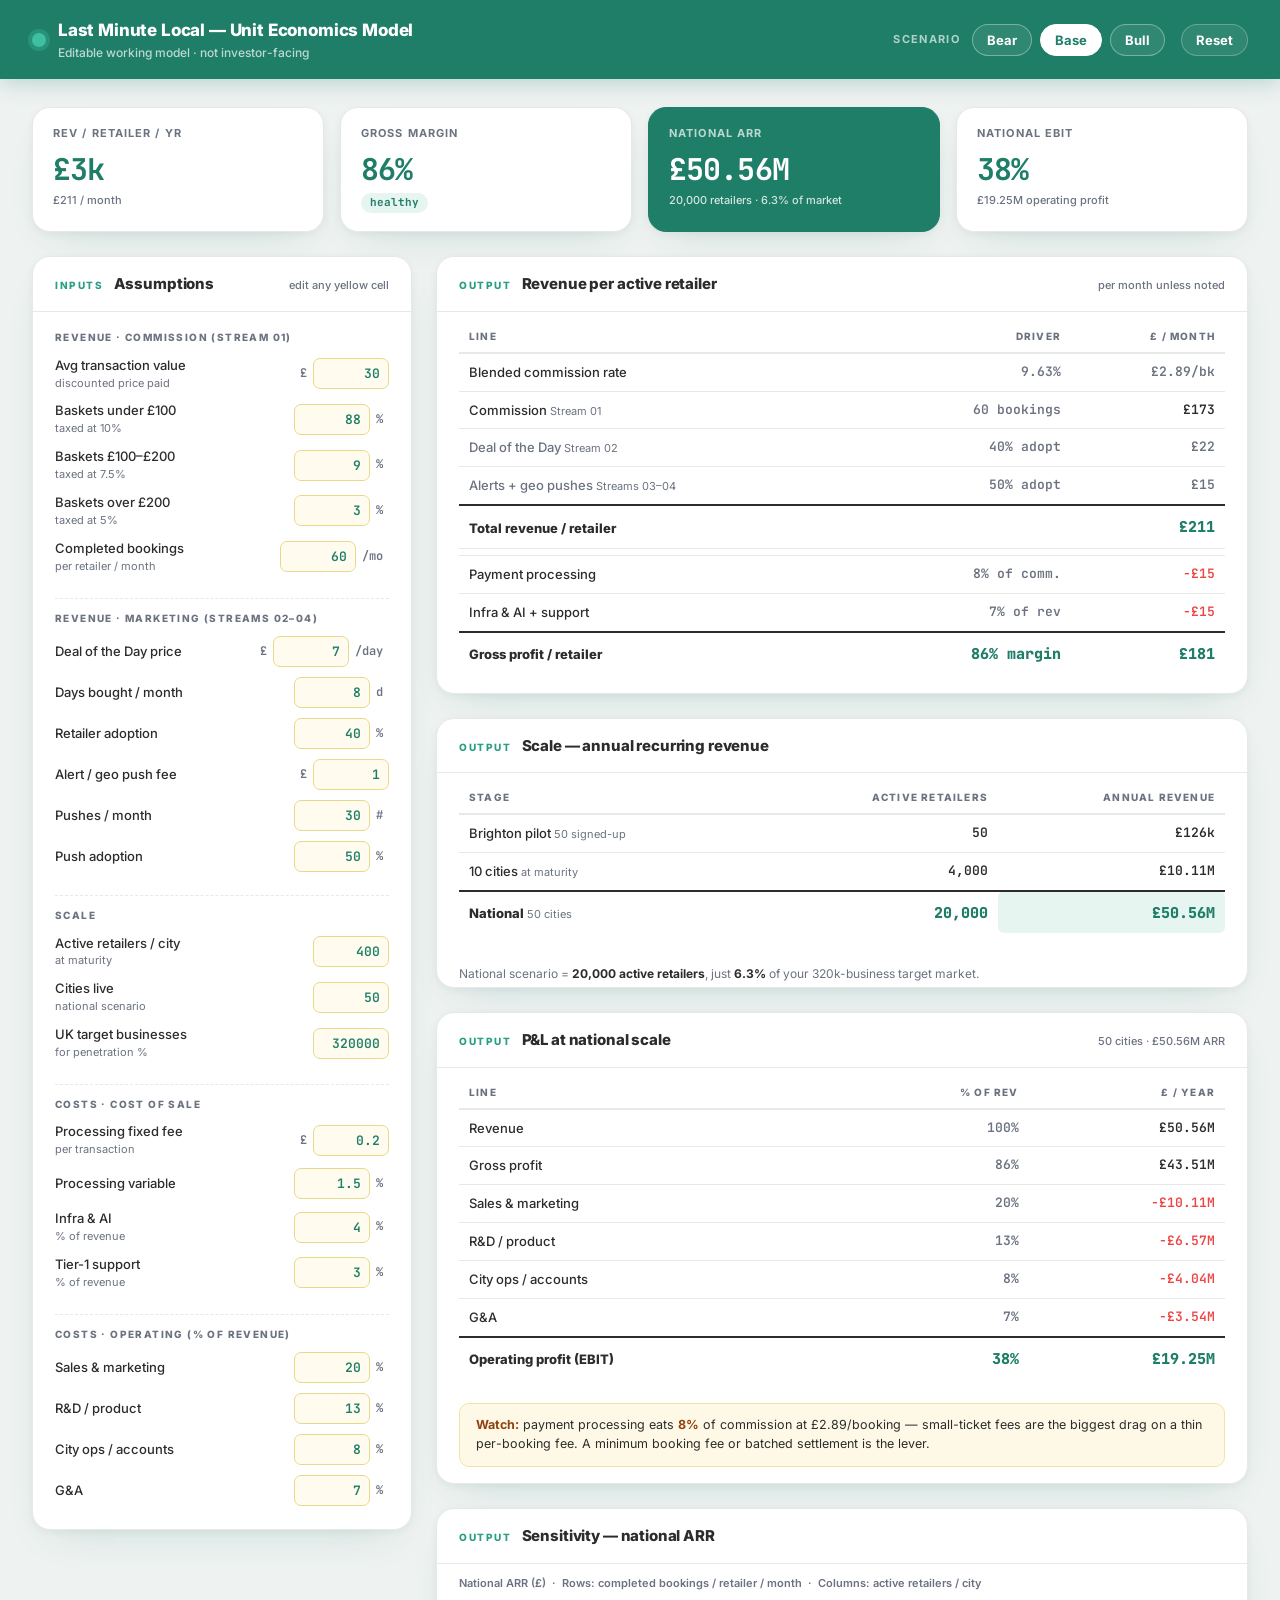
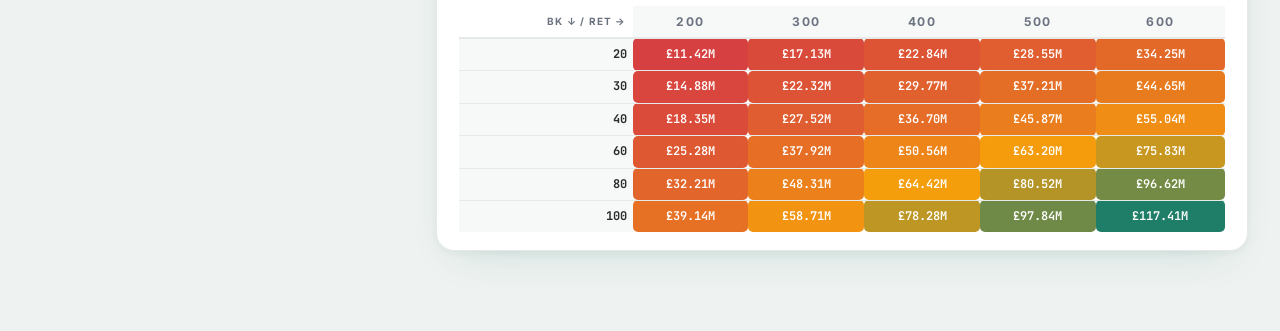
<file: project/Last Minute Local Model.html>
<!doctype html>
<html lang="en">
<head>
<meta charset="utf-8">
<meta name="viewport" content="width=device-width, initial-scale=1">
<title>Last Minute Local — Unit Economics Model</title>
<link rel="preconnect" href="https://fonts.googleapis.com">
<link rel="preconnect" href="https://fonts.gstatic.com" crossorigin>
<link href="https://fonts.googleapis.com/css2?family=Inter:wght@400;500;600;700;800;900&family=JetBrains+Mono:wght@400;500;600;700&display=swap" rel="stylesheet">
<style>
  :root {
    --teal: #3DBFA0;
    --teal-dark: #2A9E82;
    --teal-deep: #1F7E68;
    --teal-tint: #E6F5F0;
    --bg: #FFFFFF;
    --surface: #F7F9F8;
    --ink: #2C2C2C;
    --grey: #6B7280;
    --grey-light: #D1D5DB;
    --amber: #F59E0B;
    --red: #EF4444;
    --line: #E5E9E8;
    --input-bg: #FFFCEF;
    --input-border: #E8D98A;
    --radius-card: 18px;
    --radius-sm: 10px;
    --shadow-card: 0 18px 40px -22px rgba(31, 126, 104, 0.22), 0 2px 8px rgba(44,44,44,0.05);
  }

  * { box-sizing: border-box; }
  html, body { margin: 0; }
  body {
    background: #EEF2F1;
    font-family: 'Inter', system-ui, sans-serif;
    color: var(--ink);
    line-height: 1.45;
    -webkit-font-smoothing: antialiased;
    padding: 0 0 80px;
  }
  .mono { font-family: 'JetBrains Mono', monospace; font-variant-numeric: tabular-nums; letter-spacing: -0.02em; }

  /* ---------------- Top bar ---------------- */
  .topbar {
    position: sticky; top: 0; z-index: 20;
    background: var(--teal-deep);
    color: #fff;
    padding: 18px 32px;
    display: flex; align-items: center; gap: 24px; flex-wrap: wrap;
    box-shadow: 0 4px 20px rgba(31,126,104,0.25);
  }
  .brand { display: flex; align-items: center; gap: 12px; }
  .brand .dot { width: 14px; height: 14px; border-radius: 50%; background: var(--teal); box-shadow: 0 0 0 4px rgba(61,191,160,0.3); }
  .brand h1 { font-size: 17px; font-weight: 800; margin: 0; letter-spacing: -0.01em; }
  .brand p { font-size: 12px; margin: 1px 0 0; color: rgba(255,255,255,0.7); font-weight: 500; }
  .topbar .spacer { flex: 1; }
  .preset-group { display: flex; align-items: center; gap: 8px; }
  .preset-group span.lbl { font-size: 11px; text-transform: uppercase; letter-spacing: 0.12em; color: rgba(255,255,255,0.65); font-weight: 700; margin-right: 4px; }
  .btn {
    font-family: inherit; font-size: 13px; font-weight: 700;
    border: 1.5px solid rgba(255,255,255,0.35); background: rgba(255,255,255,0.08); color: #fff;
    padding: 7px 14px; border-radius: 999px; cursor: pointer; transition: all 0.15s;
  }
  .btn:hover { background: rgba(255,255,255,0.2); }
  .btn.active { background: #fff; color: var(--teal-deep); border-color: #fff; }
  .btn.ghost { border-color: rgba(255,255,255,0.25); }

  /* ---------------- Layout ---------------- */
  .wrap { max-width: 1340px; margin: 0 auto; padding: 28px 32px 0; }
  .grid { display: grid; grid-template-columns: 380px 1fr; gap: 24px; align-items: start; }
  @media (max-width: 1080px) { .grid { grid-template-columns: 1fr; } }

  .card {
    background: #fff; border-radius: var(--radius-card);
    box-shadow: var(--shadow-card); border: 1px solid var(--line);
    overflow: hidden;
  }
  .card + .card { margin-top: 24px; }
  .card-head {
    padding: 16px 22px; border-bottom: 1px solid var(--line);
    display: flex; align-items: baseline; gap: 10px;
  }
  .card-head h2 { font-size: 15px; font-weight: 800; margin: 0; letter-spacing: -0.01em; }
  .card-head .eyebrow { font-size: 10px; text-transform: uppercase; letter-spacing: 0.16em; font-weight: 800; color: var(--teal-dark); }
  .card-head .hint { font-size: 11px; color: var(--grey); margin-left: auto; font-weight: 500; }
  .card-body { padding: 8px 22px 18px; }

  .group-label {
    font-size: 10px; text-transform: uppercase; letter-spacing: 0.14em; font-weight: 800;
    color: var(--grey); margin: 18px 0 6px; padding-top: 12px; border-top: 1px dashed var(--line);
  }
  .group-label:first-child { border-top: none; padding-top: 4px; margin-top: 6px; }

  /* ---------------- Input rows ---------------- */
  .row { display: flex; align-items: center; gap: 10px; padding: 5px 0; }
  .row label { font-size: 13px; color: var(--ink); flex: 1; font-weight: 500; }
  .row label small { display: block; color: var(--grey); font-size: 11px; font-weight: 400; margin-top: 1px; }
  .input-cell { display: flex; align-items: center; gap: 0; }
  .input-cell .pre, .input-cell .post {
    font-size: 12px; color: var(--grey); font-weight: 600; padding: 0 6px;
    font-family: 'JetBrains Mono', monospace;
  }
  input[type=number] {
    width: 76px; text-align: right;
    font-family: 'JetBrains Mono', monospace; font-size: 13px; font-weight: 600;
    color: var(--teal-deep);
    background: var(--input-bg); border: 1.5px solid var(--input-border);
    border-radius: 7px; padding: 6px 8px;
    -moz-appearance: textfield;
  }
  input[type=number]:focus { outline: none; border-color: var(--teal); box-shadow: 0 0 0 3px rgba(61,191,160,0.2); }
  input[type=number]::-webkit-outer-spin-button,
  input[type=number]::-webkit-inner-spin-button { -webkit-appearance: none; margin: 0; }

  /* ---------------- Output tables ---------------- */
  table { width: 100%; border-collapse: collapse; }
  th, td { text-align: right; padding: 9px 10px; font-size: 13px; }
  th:first-child, td:first-child { text-align: left; }
  thead th {
    font-size: 10px; text-transform: uppercase; letter-spacing: 0.12em; color: var(--grey);
    font-weight: 800; border-bottom: 2px solid var(--line); padding-bottom: 8px;
  }
  tbody tr { border-bottom: 1px solid var(--line); }
  tbody tr:last-child { border-bottom: none; }
  td.num { font-family: 'JetBrains Mono', monospace; font-weight: 600; font-variant-numeric: tabular-nums; }
  td.lbl { font-weight: 500; }
  td.lbl small { color: var(--grey); font-weight: 400; font-size: 11px; }
  tr.total td { font-weight: 800; border-top: 2px solid var(--ink); border-bottom: none; padding-top: 11px; }
  tr.total td.num { color: var(--teal-deep); font-size: 15px; }
  tr.sub td { color: var(--grey); }
  tr.cost td.num { color: var(--red); }
  tr.spacer-row td { padding: 3px; border: none; }

  /* KPI strip */
  .kpis { display: grid; grid-template-columns: repeat(4, 1fr); gap: 16px; margin-bottom: 24px; }
  @media (max-width: 720px) { .kpis { grid-template-columns: repeat(2, 1fr); } }
  .kpi {
    background: #fff; border-radius: var(--radius-card); border: 1px solid var(--line);
    box-shadow: var(--shadow-card); padding: 18px 20px;
  }
  .kpi .k-label { font-size: 11px; text-transform: uppercase; letter-spacing: 0.1em; color: var(--grey); font-weight: 700; }
  .kpi .k-val { font-family: 'JetBrains Mono', monospace; font-size: 30px; font-weight: 700; letter-spacing: -0.03em; margin: 6px 0 2px; color: var(--teal-deep); }
  .kpi .k-sub { font-size: 11px; color: var(--grey); font-weight: 500; }
  .kpi.accent { background: var(--teal-deep); border-color: var(--teal-deep); }
  .kpi.accent .k-label { color: rgba(255,255,255,0.7); }
  .kpi.accent .k-val { color: #fff; }
  .kpi.accent .k-sub { color: rgba(255,255,255,0.8); }

  .pill { display: inline-block; font-size: 11px; font-weight: 700; padding: 2px 9px; border-radius: 999px; font-family: 'JetBrains Mono', monospace; }
  .pill.warn { background: #FEF3C7; color: #92400E; }
  .pill.good { background: var(--teal-tint); color: var(--teal-deep); }
  .pill.bad { background: #FEE2E2; color: #991B1B; }

  /* scenario columns table */
  .scen-table td.num.hl { background: var(--teal-tint); border-radius: 6px; }

  /* Sensitivity grid */
  .sens-wrap { overflow-x: auto; }
  table.sens td, table.sens th { text-align: center; padding: 7px 6px; font-size: 12px; }
  table.sens th:first-child, table.sens td:first-child { text-align: right; }
  table.sens .corner { font-size: 10px; color: var(--grey); font-weight: 700; }
  table.sens .axis-h { background: var(--surface); font-weight: 700; }
  table.sens .axis-v { background: var(--surface); font-weight: 700; font-family: 'JetBrains Mono', monospace; }
  table.sens .cell { font-family: 'JetBrains Mono', monospace; font-weight: 600; color: #fff; border-radius: 5px; }

  .note { font-size: 12px; color: var(--grey); line-height: 1.5; margin: 14px 22px 4px; }
  .note strong { color: var(--ink); }

  .axis-caption { font-size: 11px; color: var(--grey); font-weight: 600; margin: 4px 0 14px; }
  .flag { font-size: 12.5px; color: var(--ink); background: #FEF9E7; border: 1px solid #F1E2A6; border-radius: 10px; padding: 12px 16px; margin: 6px 22px 16px; line-height: 1.5; }
  .flag b { color: #92400E; }
</style>
</head>
<body>

<div class="topbar">
  <div class="brand">
    <span class="dot"></span>
    <div>
      <h1>Last Minute Local — Unit Economics Model</h1>
      <p>Editable working model · not investor-facing</p>
    </div>
  </div>
  <div class="spacer"></div>
  <div class="preset-group">
    <span class="lbl">Scenario</span>
    <button class="btn" data-preset="bear">Bear</button>
    <button class="btn active" data-preset="base">Base</button>
    <button class="btn" data-preset="bull">Bull</button>
    <button class="btn ghost" id="resetBtn" style="margin-left:8px;">Reset</button>
  </div>
</div>

<div class="wrap">

  <!-- KPI strip -->
  <div class="kpis" id="kpis"></div>

  <div class="grid">

    <!-- =============== ASSUMPTIONS =============== -->
    <div>
      <div class="card">
        <div class="card-head">
          <span class="eyebrow">Inputs</span>
          <h2>Assumptions</h2>
          <span class="hint">edit any yellow cell</span>
        </div>
        <div class="card-body" id="inputs"></div>
      </div>
    </div>

    <!-- =============== OUTPUTS =============== -->
    <div>
      <!-- Per retailer -->
      <div class="card">
        <div class="card-head">
          <span class="eyebrow">Output</span>
          <h2>Revenue per active retailer</h2>
          <span class="hint">per month unless noted</span>
        </div>
        <div class="card-body">
          <table id="perRetailer"></table>
        </div>
      </div>

      <!-- Scale -->
      <div class="card">
        <div class="card-head">
          <span class="eyebrow">Output</span>
          <h2>Scale — annual recurring revenue</h2>
        </div>
        <div class="card-body">
          <table class="scen-table" id="scaleTable"></table>
        </div>
        <p class="note" id="penNote"></p>
      </div>

      <!-- P&L -->
      <div class="card">
        <div class="card-head">
          <span class="eyebrow">Output</span>
          <h2>P&amp;L at national scale</h2>
          <span class="hint" id="plBasis"></span>
        </div>
        <div class="card-body">
          <table id="plTable"></table>
        </div>
        <div class="flag" id="procFlag"></div>
      </div>

      <!-- Sensitivity -->
      <div class="card">
        <div class="card-head">
          <span class="eyebrow">Output</span>
          <h2>Sensitivity — national ARR</h2>
        </div>
        <div class="card-body">
          <p class="axis-caption">National ARR (£) &nbsp;·&nbsp; Rows: completed bookings / retailer / month &nbsp;·&nbsp; Columns: active retailers / city</p>
          <div class="sens-wrap">
            <table class="sens" id="sensTable"></table>
          </div>
        </div>
      </div>
    </div>
  </div>
</div>

<script>
// ---------------- Model definition ----------------
const FIELDS = [
  { group: 'Revenue · commission (Stream 01)' },
  { key: 'atv',        label: 'Avg transaction value', sub: 'discounted price paid', pre: '£', val: 30, step: 1 },
  { key: 'shareT1',    label: 'Baskets under £100',     sub: 'taxed at 10%', post: '%', val: 88, step: 1 },
  { key: 'shareT2',    label: 'Baskets £100–£200',      sub: 'taxed at 7.5%', post: '%', val: 9, step: 1 },
  { key: 'shareT3',    label: 'Baskets over £200',      sub: 'taxed at 5%', post: '%', val: 3, step: 1 },
  { key: 'bookings',   label: 'Completed bookings', sub: 'per retailer / month', post: '/mo', val: 60, step: 5 },

  { group: 'Revenue · marketing (Streams 02–04)' },
  { key: 'dodPrice',   label: 'Deal of the Day price', pre: '£', post: '/day', val: 7, step: 1 },
  { key: 'dodDays',    label: 'Days bought / month',   post: 'd', val: 8, step: 1 },
  { key: 'dodAdopt',   label: 'Retailer adoption',    post: '%', val: 40, step: 5 },
  { key: 'alertPrice', label: 'Alert / geo push fee', pre: '£', val: 1, step: 0.5 },
  { key: 'alertVol',   label: 'Pushes / month',       post: '#', val: 30, step: 5 },
  { key: 'alertAdopt', label: 'Push adoption',        post: '%', val: 50, step: 5 },

  { group: 'Scale' },
  { key: 'retPerCity', label: 'Active retailers / city', sub: 'at maturity', val: 400, step: 25 },
  { key: 'cities',     label: 'Cities live',            sub: 'national scenario', val: 50, step: 1 },
  { key: 'ukBiz',      label: 'UK target businesses',  sub: 'for penetration %', val: 320000, step: 10000 },

  { group: 'Costs · cost of sale' },
  { key: 'procFixed',  label: 'Processing fixed fee', sub: 'per transaction', pre: '£', val: 0.20, step: 0.01 },
  { key: 'procVar',    label: 'Processing variable',  post: '%', val: 1.5, step: 0.1 },
  { key: 'infraPct',   label: 'Infra & AI',           sub: '% of revenue', post: '%', val: 4, step: 0.5 },
  { key: 'supportPct', label: 'Tier-1 support',       sub: '% of revenue', post: '%', val: 3, step: 0.5 },

  { group: 'Costs · operating (% of revenue)' },
  { key: 'smPct',      label: 'Sales & marketing',  post: '%', val: 20, step: 1 },
  { key: 'rdPct',      label: 'R&D / product',      post: '%', val: 13, step: 1 },
  { key: 'opsPct',     label: 'City ops / accounts',post: '%', val: 8, step: 1 },
  { key: 'gaPct',      label: 'G&A',                post: '%', val: 7, step: 1 },
];

const PRESETS = {
  bear: { atv: 25, bookings: 35, dodDays: 5, dodAdopt: 25, alertVol: 20, alertAdopt: 35, retPerCity: 250, cities: 40, smPct: 25, rdPct: 15, opsPct: 10, gaPct: 8 },
  base: {}, // defaults defined inline below
  bull: { atv: 35, bookings: 100, dodDays: 12, dodAdopt: 55, alertVol: 45, alertAdopt: 65, retPerCity: 550, cities: 60, smPct: 18, rdPct: 12, opsPct: 7, gaPct: 6 },
};
// capture base defaults
const BASE_DEFAULTS = {};
FIELDS.forEach(f => { if (f.key) BASE_DEFAULTS[f.key] = f.val; });
PRESETS.base = { ...BASE_DEFAULTS };

let state = { ...BASE_DEFAULTS };

// ---------------- Formatting helpers ----------------
const gbp = (n, dp=0) => '£' + n.toLocaleString('en-GB', { minimumFractionDigits: dp, maximumFractionDigits: dp });
function gbpAbbr(n) {
  const a = Math.abs(n);
  if (a >= 1e9) return '£' + (n/1e9).toFixed(2) + 'bn';
  if (a >= 1e6) return '£' + (n/1e6).toFixed(2) + 'M';
  if (a >= 1e3) return '£' + (n/1e3).toFixed(0) + 'k';
  return '£' + n.toFixed(0);
}
const pct = (n, dp=1) => n.toFixed(dp) + '%';

// ---------------- The model ----------------
function compute(s) {
  // blended commission rate from tier mix
  const t1 = s.shareT1, t2 = s.shareT2, t3 = s.shareT3;
  const tot = Math.max(t1 + t2 + t3, 0.0001);
  const blendedRate = (t1*10 + t2*7.5 + t3*5) / tot; // %
  const commissionPerBooking = s.atv * blendedRate/100;

  // per retailer / month
  const commissionPM = commissionPerBooking * s.bookings;
  const dodPM   = s.dodPrice * s.dodDays * (s.dodAdopt/100);
  const alertPM = s.alertPrice * s.alertVol * (s.alertAdopt/100);
  const marketingPM = dodPM + alertPM;
  const revPM = commissionPM + marketingPM;

  // cost of sale per retailer / month
  const procPM = s.bookings * (s.procFixed + commissionPerBooking * s.procVar/100);
  const infraPM = revPM * s.infraPct/100;
  const supportPM = revPM * s.supportPct/100;
  const cosPM = procPM + infraPM + supportPM;
  const gpPM = revPM - cosPM;
  const gmPct = revPM > 0 ? gpPM/revPM*100 : 0;

  // scale
  const revPerCity = revPM * 12 * s.retPerCity;
  const nationalRet = s.retPerCity * s.cities;
  const nationalRev = revPM * 12 * nationalRet;
  const penetration = s.ukBiz > 0 ? nationalRet / s.ukBiz * 100 : 0;

  // national P&L
  const gp = nationalRev * gmPct/100;
  const sm = nationalRev * s.smPct/100;
  const rd = nationalRev * s.rdPct/100;
  const ops = nationalRev * s.opsPct/100;
  const ga = nationalRev * s.gaPct/100;
  const ebit = gp - sm - rd - ops - ga;
  const ebitPct = nationalRev > 0 ? ebit/nationalRev*100 : 0;

  // processing drag on commission
  const procDragOnComm = commissionPM > 0 ? procPM/commissionPM*100 : 0;

  return { blendedRate, commissionPerBooking, commissionPM, dodPM, alertPM, marketingPM, revPM,
    procPM, infraPM, supportPM, cosPM, gpPM, gmPct,
    revPerCity, nationalRet, nationalRev, penetration,
    gp, sm, rd, ops, ga, ebit, ebitPct, procDragOnComm };
}

// national ARR (for sensitivity) given override bookings & retailers/city
function arrFor(bookings, retPerCity) {
  const s = { ...state, bookings, retPerCity };
  return compute(s).nationalRev;
}

// ---------------- Render: inputs ----------------
function renderInputs() {
  const host = document.getElementById('inputs');
  host.innerHTML = '';
  FIELDS.forEach(f => {
    if (f.group) {
      const g = document.createElement('div');
      g.className = 'group-label';
      g.textContent = f.group;
      host.appendChild(g);
      return;
    }
    const row = document.createElement('div');
    row.className = 'row';
    const lab = document.createElement('label');
    lab.innerHTML = f.label + (f.sub ? `<small>${f.sub}</small>` : '');
    const cell = document.createElement('div');
    cell.className = 'input-cell';
    const pre = f.pre ? `<span class="pre">${f.pre}</span>` : '';
    const post = f.post ? `<span class="post">${f.post}</span>` : '';
    cell.innerHTML = pre;
    const inp = document.createElement('input');
    inp.type = 'number'; inp.step = f.step || 1; inp.value = state[f.key];
    inp.dataset.key = f.key;
    inp.addEventListener('input', () => {
      const v = parseFloat(inp.value);
      state[f.key] = isNaN(v) ? 0 : v;
      clearActivePreset();
      renderOutputs();
    });
    cell.appendChild(inp);
    if (post) cell.insertAdjacentHTML('beforeend', post);
    row.appendChild(lab); row.appendChild(cell);
    host.appendChild(row);
  });
}

// ---------------- Render: outputs ----------------
function renderOutputs() {
  const m = compute(state);

  // KPIs
  document.getElementById('kpis').innerHTML = `
    <div class="kpi">
      <div class="k-label">Rev / retailer / yr</div>
      <div class="k-val">${gbpAbbr(m.revPM*12)}</div>
      <div class="k-sub">${gbp(m.revPM,0)} / month</div>
    </div>
    <div class="kpi">
      <div class="k-label">Gross margin</div>
      <div class="k-val">${pct(m.gmPct,0)}</div>
      <div class="k-sub">${marginPill(m.gmPct, 78, 84)}</div>
    </div>
    <div class="kpi accent">
      <div class="k-label">National ARR</div>
      <div class="k-val">${gbpAbbr(m.nationalRev)}</div>
      <div class="k-sub">${m.nationalRet.toLocaleString('en-GB')} retailers · ${pct(m.penetration,1)} of market</div>
    </div>
    <div class="kpi">
      <div class="k-label">National EBIT</div>
      <div class="k-val">${pct(m.ebitPct,0)}</div>
      <div class="k-sub">${gbpAbbr(m.ebit)} operating profit</div>
    </div>`;

  // Per retailer table
  document.getElementById('perRetailer').innerHTML = `
    <thead><tr><th>Line</th><th>Driver</th><th>£ / month</th></tr></thead>
    <tbody>
      <tr><td class="lbl">Blended commission rate</td><td class="num" style="color:var(--grey)">${pct(m.blendedRate,2)}</td><td class="num" style="color:var(--grey)">${gbp(m.commissionPerBooking,2)}/bk</td></tr>
      <tr><td class="lbl">Commission <small>Stream 01</small></td><td class="num" style="color:var(--grey)">${state.bookings} bookings</td><td class="num">${gbp(m.commissionPM,0)}</td></tr>
      <tr class="sub"><td class="lbl">Deal of the Day <small>Stream 02</small></td><td class="num">${pct(state.dodAdopt,0)} adopt</td><td class="num">${gbp(m.dodPM,0)}</td></tr>
      <tr class="sub"><td class="lbl">Alerts + geo pushes <small>Streams 03–04</small></td><td class="num">${pct(state.alertAdopt,0)} adopt</td><td class="num">${gbp(m.alertPM,0)}</td></tr>
      <tr class="total"><td class="lbl">Total revenue / retailer</td><td class="num"></td><td class="num">${gbp(m.revPM,0)}</td></tr>
      <tr class="spacer-row"><td colspan="3"></td></tr>
      <tr class="cost"><td class="lbl">Payment processing</td><td class="num" style="color:var(--grey)">${pct(m.procDragOnComm,0)} of comm.</td><td class="num">−${gbp(m.procPM,0)}</td></tr>
      <tr class="cost"><td class="lbl">Infra &amp; AI + support</td><td class="num" style="color:var(--grey)">${pct(state.infraPct+state.supportPct,0)} of rev</td><td class="num">−${gbp(m.infraPM+m.supportPM,0)}</td></tr>
      <tr class="total"><td class="lbl">Gross profit / retailer</td><td class="num">${pct(m.gmPct,0)} margin</td><td class="num">${gbp(m.gpPM,0)}</td></tr>
    </tbody>`;

  // Scale table — pilot / 10-city / national
  const pilotRet = 50, pilotRev = m.revPM*12*pilotRet;
  const tenRet = state.retPerCity*10, tenRev = m.revPM*12*tenRet;
  document.getElementById('scaleTable').innerHTML = `
    <thead><tr><th>Stage</th><th>Active retailers</th><th>Annual revenue</th></tr></thead>
    <tbody>
      <tr><td class="lbl">Brighton pilot <small>50 signed-up</small></td><td class="num">${pilotRet.toLocaleString('en-GB')}</td><td class="num">${gbpAbbr(pilotRev)}</td></tr>
      <tr><td class="lbl">10 cities <small>at maturity</small></td><td class="num">${tenRet.toLocaleString('en-GB')}</td><td class="num">${gbpAbbr(tenRev)}</td></tr>
      <tr class="total"><td class="lbl">National <small>${state.cities} cities</small></td><td class="num">${m.nationalRet.toLocaleString('en-GB')}</td><td class="num hl">${gbpAbbr(m.nationalRev)}</td></tr>
    </tbody>`;
  document.getElementById('penNote').innerHTML =
    `National scenario = <strong>${m.nationalRet.toLocaleString('en-GB')} active retailers</strong>, just <strong>${pct(m.penetration,1)}</strong> of your ${(state.ukBiz/1000).toFixed(0)}k-business target market.`;

  // P&L
  document.getElementById('plBasis').textContent = `${state.cities} cities · ${gbpAbbr(m.nationalRev)} ARR`;
  document.getElementById('plTable').innerHTML = `
    <thead><tr><th>Line</th><th>% of rev</th><th>£ / year</th></tr></thead>
    <tbody>
      <tr><td class="lbl">Revenue</td><td class="num" style="color:var(--grey)">100%</td><td class="num">${gbpAbbr(m.nationalRev)}</td></tr>
      <tr><td class="lbl">Gross profit</td><td class="num" style="color:var(--grey)">${pct(m.gmPct,0)}</td><td class="num">${gbpAbbr(m.gp)}</td></tr>
      <tr class="cost"><td class="lbl">Sales &amp; marketing</td><td class="num" style="color:var(--grey)">${pct(state.smPct,0)}</td><td class="num">−${gbpAbbr(m.sm)}</td></tr>
      <tr class="cost"><td class="lbl">R&amp;D / product</td><td class="num" style="color:var(--grey)">${pct(state.rdPct,0)}</td><td class="num">−${gbpAbbr(m.rd)}</td></tr>
      <tr class="cost"><td class="lbl">City ops / accounts</td><td class="num" style="color:var(--grey)">${pct(state.opsPct,0)}</td><td class="num">−${gbpAbbr(m.ops)}</td></tr>
      <tr class="cost"><td class="lbl">G&amp;A</td><td class="num" style="color:var(--grey)">${pct(state.gaPct,0)}</td><td class="num">−${gbpAbbr(m.ga)}</td></tr>
      <tr class="total"><td class="lbl">Operating profit (EBIT)</td><td class="num">${pct(m.ebitPct,0)}</td><td class="num">${gbpAbbr(m.ebit)}</td></tr>
    </tbody>`;

  // processing flag
  document.getElementById('procFlag').innerHTML =
    `<b>Watch:</b> payment processing eats <b>${pct(m.procDragOnComm,0)}</b> of commission at ${gbp(m.commissionPerBooking,2)}/booking — small-ticket fees are the biggest drag on a thin per-booking fee. A minimum booking fee or batched settlement is the lever.`;

  renderSensitivity();
  syncPresetButtons();
}

function marginPill(v, lo, hi) {
  if (v >= hi) return `<span class="pill good">healthy</span>`;
  if (v >= lo) return `<span class="pill warn">ok</span>`;
  return `<span class="pill bad">thin</span>`;
}

// ---------------- Sensitivity heat grid ----------------
function renderSensitivity() {
  const bookingsAxis = [20, 30, 40, 60, 80, 100];
  const retAxis = [200, 300, 400, 500, 600];
  const vals = bookingsAxis.map(bk => retAxis.map(r => arrFor(bk, r)));
  let lo = Infinity, hi = -Infinity;
  vals.forEach(row => row.forEach(v => { lo = Math.min(lo, v); hi = Math.max(hi, v); }));
  let html = '<thead><tr><th class="corner">bk ↓ / ret →</th>';
  retAxis.forEach(r => html += `<th class="axis-h">${r}</th>`);
  html += '</tr></thead><tbody>';
  bookingsAxis.forEach((bk, i) => {
    html += `<tr><td class="axis-v">${bk}</td>`;
    retAxis.forEach((r, j) => {
      const v = vals[i][j];
      const t = hi > lo ? (v - lo) / (hi - lo) : 0.5;
      html += `<td class="cell" style="background:${heat(t)}">${gbpAbbr(v)}</td>`;
    });
    html += '</tr>';
  });
  html += '</tbody>';
  document.getElementById('sensTable').innerHTML = html;
}
// t in 0..1 : red (low) -> amber -> teal (high)
function heat(t) {
  t = Math.max(0, Math.min(1, t));
  if (t < 0.5) {
    const k = t/0.5; // red -> amber
    return `rgb(${Math.round(214 + (245-214)*k)},${Math.round(64 + (158-64)*k)},${Math.round(64 + (11-64)*k)})`;
  } else {
    const k = (t-0.5)/0.5; // amber -> teal
    return `rgb(${Math.round(245 + (31-245)*k)},${Math.round(158 + (126-158)*k)},${Math.round(11 + (104-11)*k)})`;
  }
}

// ---------------- Presets ----------------
function applyPreset(name) {
  const p = PRESETS[name];
  state = { ...BASE_DEFAULTS, ...p };
  renderInputs();
  renderOutputs();
  document.querySelectorAll('.btn[data-preset]').forEach(b => b.classList.toggle('active', b.dataset.preset === name));
}
function clearActivePreset() {
  // if a value was hand-edited, only un-highlight if it no longer matches the preset
  syncPresetButtons();
}
function syncPresetButtons() {
  let match = null;
  for (const name of ['bear','base','bull']) {
    const p = { ...BASE_DEFAULTS, ...PRESETS[name] };
    if (Object.keys(p).every(k => Math.abs((state[k]??0) - p[k]) < 1e-9)) { match = name; break; }
  }
  document.querySelectorAll('.btn[data-preset]').forEach(b => b.classList.toggle('active', b.dataset.preset === match));
}

document.querySelectorAll('.btn[data-preset]').forEach(b => {
  b.addEventListener('click', () => applyPreset(b.dataset.preset));
});
document.getElementById('resetBtn').addEventListener('click', () => applyPreset('base'));

// ---------------- Init ----------------
renderInputs();
renderOutputs();
</script>
</body>
</html>
</file>
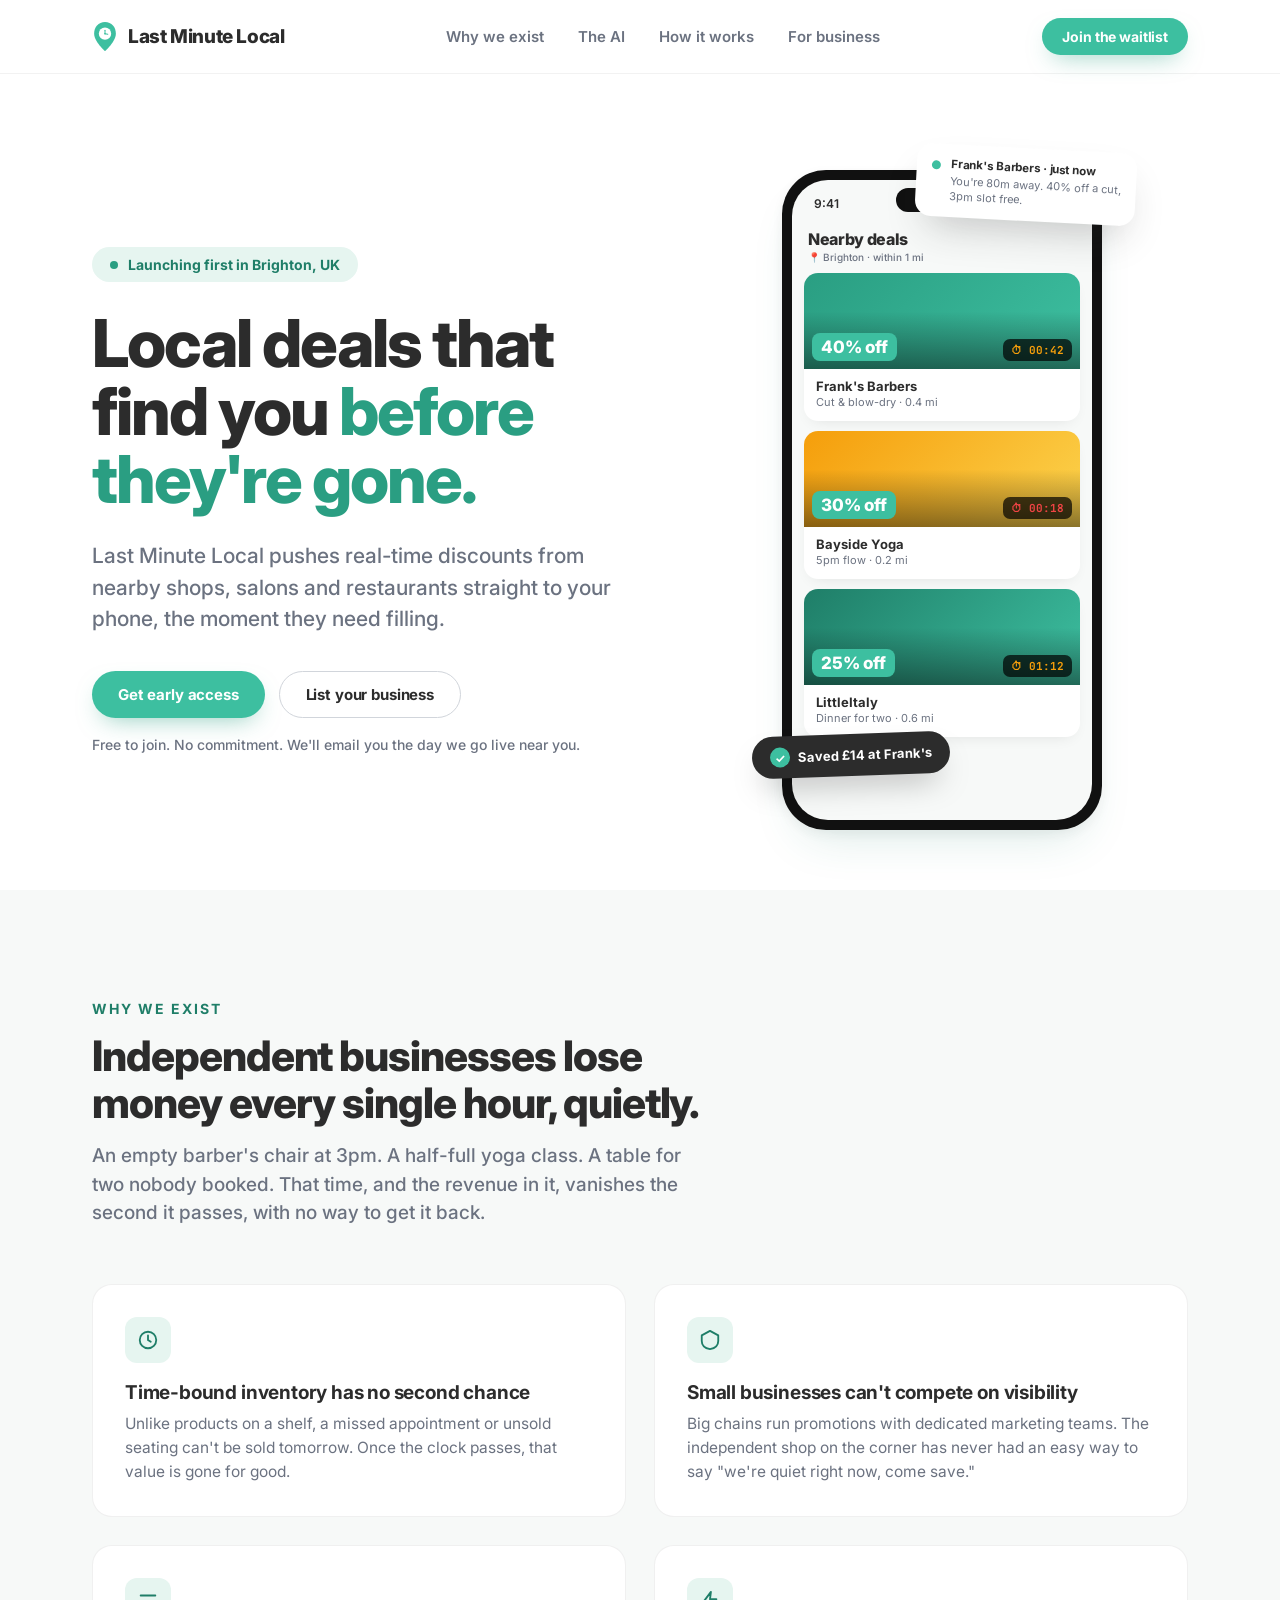
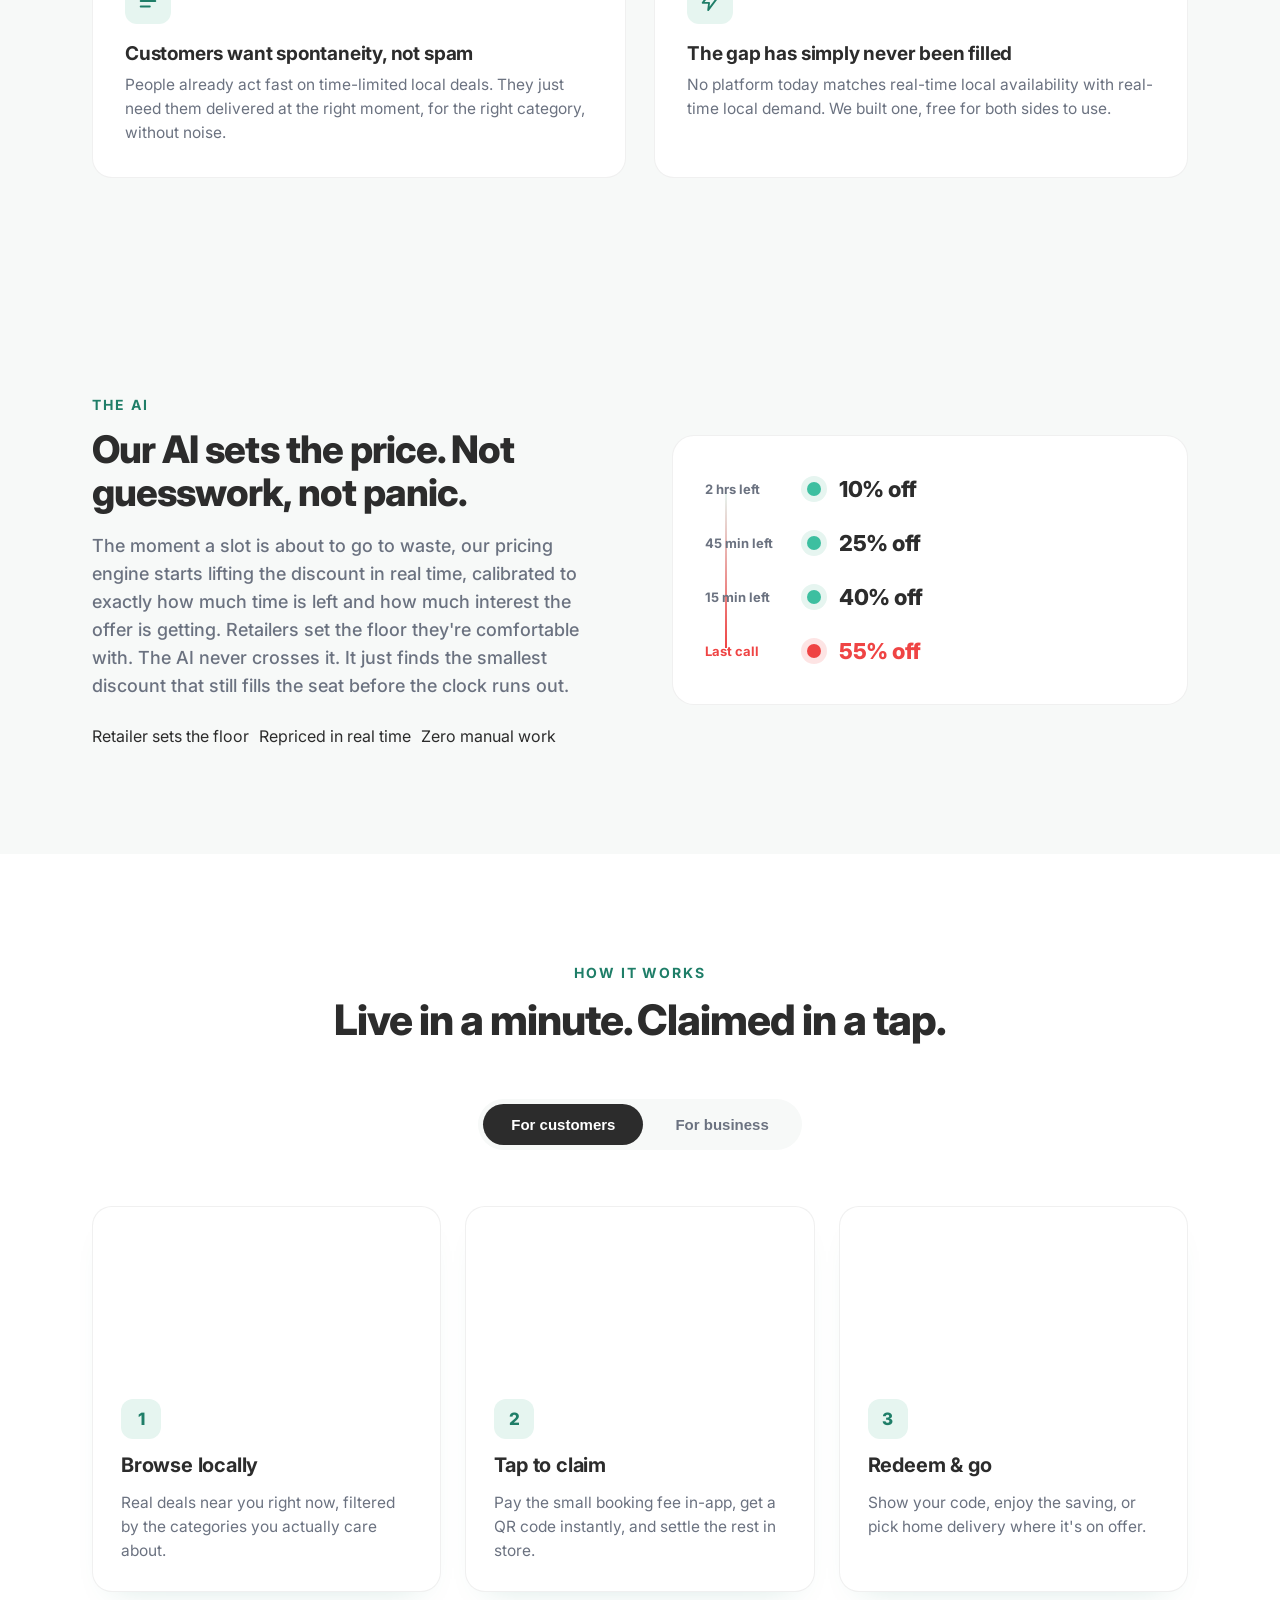
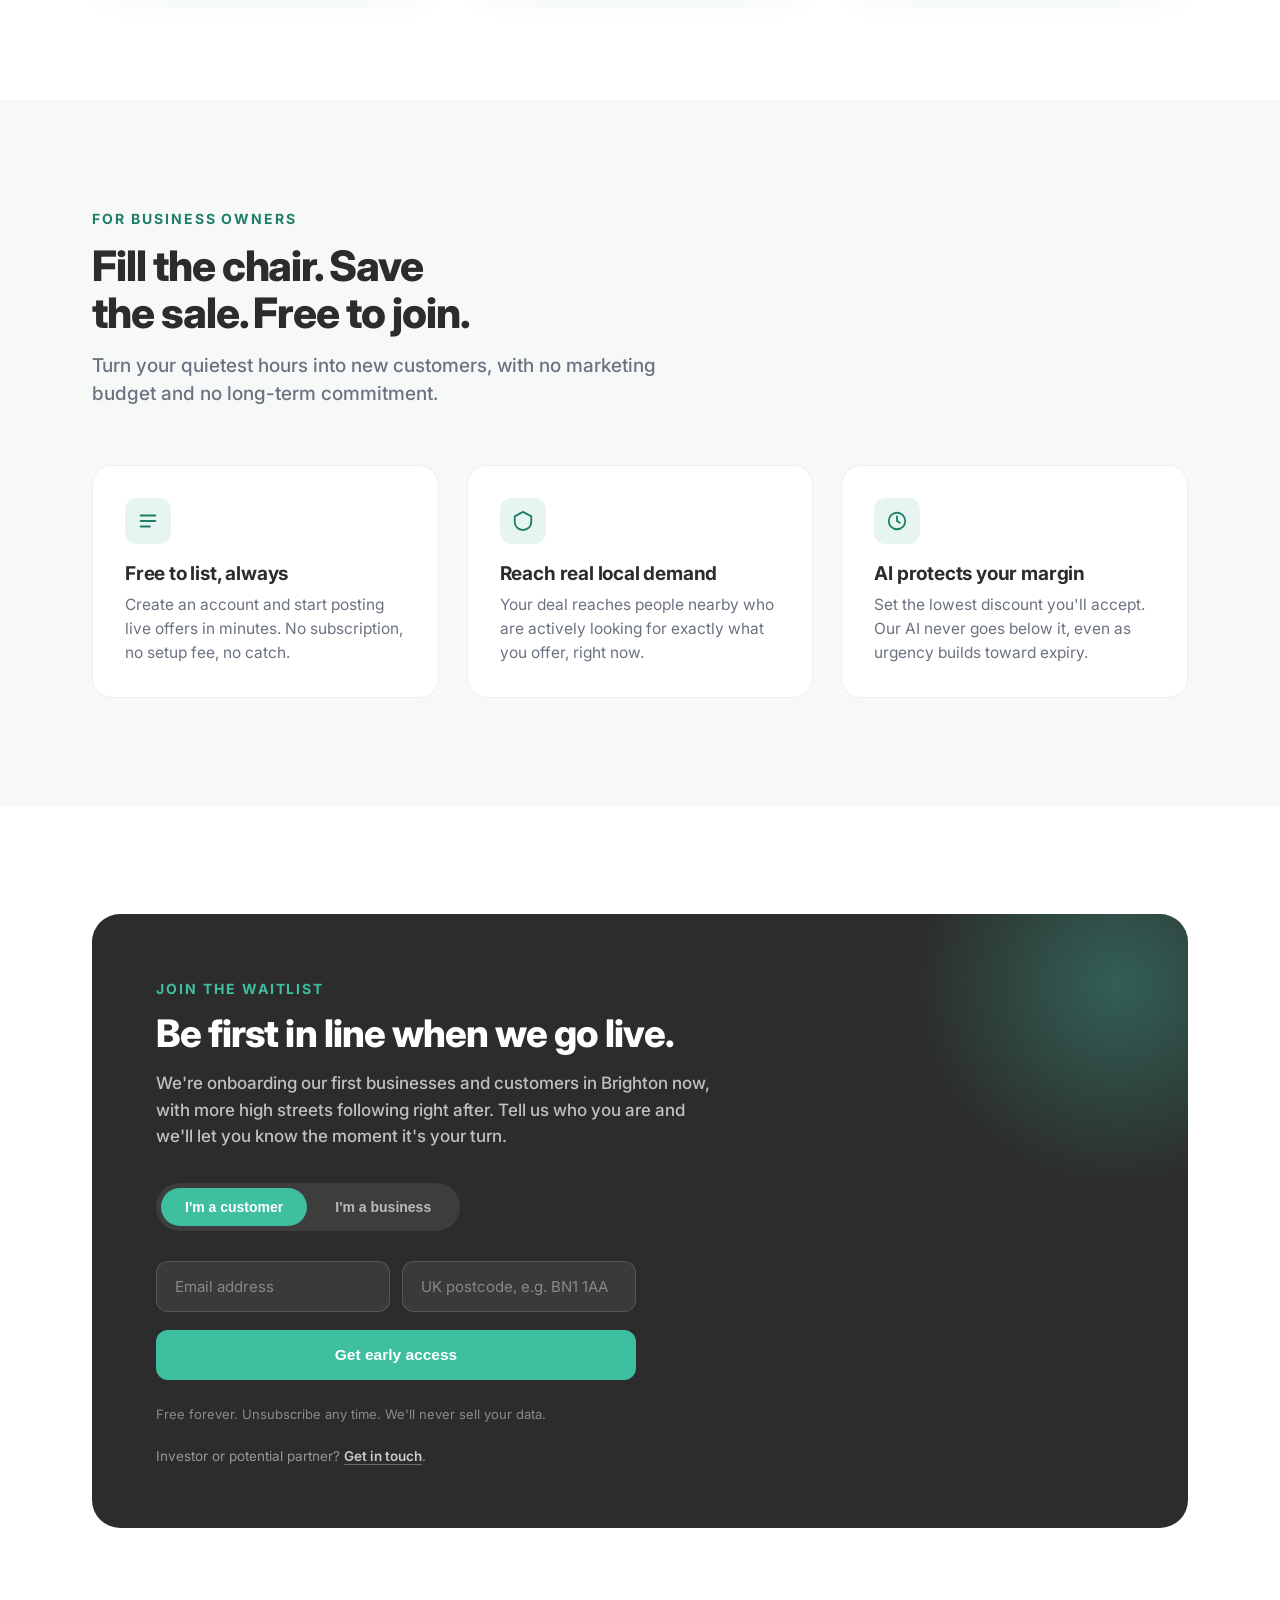
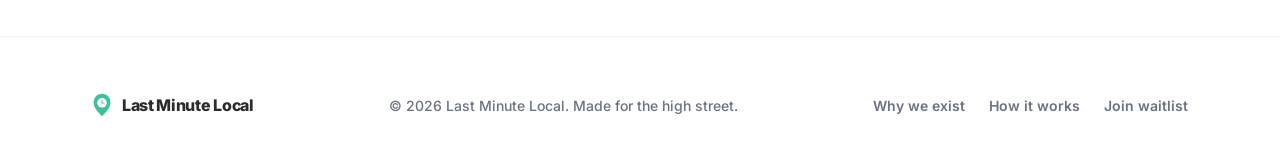
<file: project/design_handoff_landing_page/Last Minute Local Landing Page.html>
<!doctype html>
<html lang="en">
<head>
<meta charset="utf-8">
<meta name="viewport" content="width=device-width, initial-scale=1">
<title>Last Minute Local: Live deals on your high street</title>
<link rel="preconnect" href="https://fonts.googleapis.com">
<link rel="preconnect" href="https://fonts.gstatic.com" crossorigin>
<link href="https://fonts.googleapis.com/css2?family=Inter:wght@400;500;600;700;800;900&family=JetBrains+Mono:wght@500;700&display=swap" rel="stylesheet">
<style>
  :root {
    --teal: #3DBFA0;
    --teal-dark: #2A9E82;
    --teal-deep: #1F7E68;
    --teal-tint: #E6F5F0;
    --bg: #FFFFFF;
    --surface: #F7F9F8;
    --ink: #2C2C2C;
    --grey: #6B7280;
    --grey-light: #D1D5DB;
    --amber: #F59E0B;
    --red: #EF4444;
    --shadow-card: 0 24px 48px -20px rgba(31, 126, 104, 0.18), 0 4px 12px rgba(44,44,44,0.06);
  }
  * { box-sizing: border-box; }
  html { scroll-behavior: smooth; }
  body {
    margin: 0;
    background: var(--bg);
    color: var(--ink);
    font-family: 'Inter', system-ui, sans-serif;
    -webkit-font-smoothing: antialiased;
  }
  a { color: var(--teal-dark); }
  a:hover { color: var(--teal-deep); }
  img { max-width: 100%; display: block; }
  .mono { font-family: 'JetBrains Mono', monospace; }
  .wrap { max-width: 1160px; margin: 0 auto; padding: 0 32px; }
  section { position: relative; }

  h1, h2, h3, p { margin: 0; }
  .eyebrow {
    font-size: 14px;
    font-weight: 700;
    letter-spacing: 0.14em;
    text-transform: uppercase;
    color: var(--teal-deep);
  }

  /* ---------- Nav ---------- */
  header.nav {
    position: sticky;
    top: 0;
    z-index: 40;
    background: rgba(255,255,255,0.85);
    backdrop-filter: blur(14px) saturate(1.1);
    border-bottom: 1px solid rgba(44,44,44,0.06);
  }
  .nav-inner {
    max-width: 1160px;
    margin: 0 auto;
    padding: 18px 32px;
    display: flex;
    align-items: center;
    justify-content: space-between;
  }
  .brand {
    display: flex;
    align-items: center;
    gap: 10px;
    font-weight: 800;
    font-size: 19px;
    letter-spacing: -0.02em;
    color: var(--ink);
    text-decoration: none;
  }
  .brand svg { display: block; }
  .nav-links { display: flex; align-items: center; gap: 34px; }
  .nav-links a {
    font-size: 15px;
    font-weight: 600;
    color: var(--grey);
    text-decoration: none;
  }
  .nav-links a:hover { color: var(--ink); }
  .btn {
    display: inline-flex;
    align-items: center;
    justify-content: center;
    gap: 8px;
    padding: 13px 26px;
    border-radius: 999px;
    font-weight: 700;
    font-size: 15px;
    letter-spacing: -0.01em;
    border: none;
    cursor: pointer;
    text-decoration: none;
    transition: transform 0.15s ease, box-shadow 0.15s ease, background 0.15s ease;
  }
  .btn:hover { transform: translateY(-1px); }
  .btn-primary { background: var(--teal); color: #fff; box-shadow: 0 10px 24px -10px rgba(42,158,130,0.55); }
  .btn-primary:hover { background: var(--teal-dark); }
  .btn-dark { background: var(--ink); color: #fff; }
  .btn-dark:hover { background: #1a1a1a; }
  .btn-ghost { background: transparent; color: var(--ink); border: 1.5px solid var(--grey-light); }
  .btn-ghost:hover { border-color: var(--ink); }
  .btn-sm { padding: 10px 20px; font-size: 14px; }

  /* ---------- Hero ---------- */
  .hero {
    padding: 96px 0 60px;
    overflow: visible;
  }
  .hero-inner {
    display: grid;
    grid-template-columns: 1.05fr 0.95fr;
    gap: 60px;
    align-items: center;
  }
  .badge-live {
    display: inline-flex;
    align-items: center;
    gap: 10px;
    padding: 9px 18px;
    border-radius: 999px;
    background: var(--teal-tint);
    color: var(--teal-deep);
    font-size: 14px;
    font-weight: 700;
    margin-bottom: 28px;
  }
  .badge-live .dot {
    width: 8px; height: 8px; border-radius: 50%;
    background: var(--teal-dark);
    box-shadow: 0 0 0 0 rgba(42,158,130,0.6);
    animation: pulse 2s infinite;
  }
  @keyframes pulse {
    0% { box-shadow: 0 0 0 0 rgba(42,158,130,0.45); }
    70% { box-shadow: 0 0 0 8px rgba(42,158,130,0); }
    100% { box-shadow: 0 0 0 0 rgba(42,158,130,0); }
  }
  .hero h1 {
    font-size: 66px;
    font-weight: 800;
    line-height: 1.03;
    letter-spacing: -0.03em;
    max-width: 12ch;
    text-wrap: balance;
  }
  .hero h1 em { font-style: normal; color: var(--teal-dark); }
  .hero .sub {
    font-size: 21px;
    font-weight: 500;
    color: var(--grey);
    line-height: 1.5;
    max-width: 42ch;
    margin: 26px 0 36px;
    text-wrap: pretty;
  }
  .hero-ctas { display: flex; gap: 14px; flex-wrap: wrap; }
  .hero-note { font-size: 14px; color: var(--grey); margin-top: 18px; font-weight: 500; }

  /* ---------- Phone mock ---------- */
  .phone-stage { display: flex; justify-content: center; }
  .phone {
    width: 320px;
    aspect-ratio: 320 / 660;
    background: #111;
    border-radius: 44px;
    padding: 10px;
    box-shadow: var(--shadow-card);
    position: relative;
  }
  .phone .notch {
    position: absolute; top: 18px; left: 50%; transform: translateX(-50%);
    width: 92px; height: 24px; background: #111; border-radius: 999px; z-index: 3;
  }
  .phone .screen {
    width: 100%; height: 100%; border-radius: 36px;
    background: var(--surface); overflow: hidden; position: relative;
    display: flex; flex-direction: column;
  }
  .phone .status { display: flex; justify-content: space-between; padding: 16px 22px 4px; font-size: 12px; font-weight: 600; }
  .phone .app-header { padding: 14px 16px 10px; }
  .phone .app-header .t { font-size: 16px; font-weight: 800; letter-spacing: -0.02em; }
  .phone .app-header .l { font-size: 10px; color: var(--grey); font-weight: 500; margin-top: 2px; }

  .phone-frame-wrap { position: relative; display: inline-block; }
  .float-banner {
    position: absolute;
    z-index: 5;
    top: -22px; right: -34px;
    width: 220px;
    background: #fff;
    border-radius: 16px;
    box-shadow: 0 20px 40px -14px rgba(44,44,44,0.28);
    padding: 13px 15px;
    display: flex;
    gap: 10px;
    align-items: flex-start;
    transform: rotate(3deg);
  }
  .fb-dot { width: 9px; height: 9px; border-radius: 50%; background: var(--teal); flex-shrink: 0; margin-top: 4px; box-shadow: 0 0 0 0 rgba(42,158,130,0.5); animation: pulse 2s infinite; }
  .fb-title { font-size: 11.5px; font-weight: 700; margin: 0; letter-spacing: -0.01em; }
  .fb-body { font-size: 11px; color: var(--grey); margin: 3px 0 0; line-height: 1.35; }
  .float-toast {
    position: absolute;
    z-index: 5;
    bottom: 54px; left: -30px;
    background: var(--ink);
    color: #fff;
    font-size: 13px;
    font-weight: 700;
    padding: 11px 18px;
    border-radius: 999px;
    box-shadow: 0 16px 32px -12px rgba(0,0,0,0.35);
    display: flex;
    align-items: center;
    gap: 8px;
    transform: rotate(-2deg);
  }
  .ft-check { width: 20px; height: 20px; border-radius: 50%; background: var(--teal); display: inline-flex; align-items: center; justify-content: center; font-size: 12px; }
  .deal {
    background: #fff;
    border-radius: 14px;
    box-shadow: 0 6px 16px -8px rgba(0,0,0,0.12);
    overflow: hidden;
    margin: 0 12px 10px;
  }
  .deal .photo {
    height: 96px; position: relative; display: flex; align-items: flex-end; justify-content: space-between; padding: 8px;
  }
  .deal .photo img { position: absolute; inset: 0; width: 100%; height: 100%; object-fit: cover; z-index: 0; }
  .deal .photo::after { content: ""; position: absolute; inset: 0; background: linear-gradient(180deg, rgba(0,0,0,0) 40%, rgba(0,0,0,0.45) 100%); z-index: 1; }
  .deal .photo .disc, .deal .photo .timer { position: relative; z-index: 2; }
  .deal .photo .disc { background: var(--teal); color: #fff; font-weight: 800; font-size: 17px; padding: 4px 9px; border-radius: 8px; letter-spacing: -0.01em; }
  .deal .photo .timer { background: rgba(0,0,0,0.7); color: var(--amber); font-weight: 700; font-size: 11px; padding: 4px 8px; border-radius: 7px; font-family: 'JetBrains Mono', monospace; }
  .deal .photo .timer.red { color: var(--red); }
  .deal .meta { padding: 9px 12px 12px; }
  .deal .meta .name { font-size: 13px; font-weight: 700; }
  .deal .meta .desc { font-size: 11px; color: var(--grey); margin-top: 1px; }

  /* ---------- section frame ---------- */
  .section-pad { padding: 108px 0; }
  .section-head { max-width: 640px; margin-bottom: 56px; }
  .section-head h2 {
    font-size: 42px;
    font-weight: 800;
    letter-spacing: -0.025em;
    line-height: 1.12;
    margin-top: 14px;
    text-wrap: balance;
  }
  .section-head p {
    font-size: 19px;
    color: var(--grey);
    font-weight: 500;
    line-height: 1.5;
    margin-top: 16px;
    max-width: 52ch;
    text-wrap: pretty;
  }
  .surface { background: var(--surface); }

  /* ---------- Why ---------- */
  .why-grid { display: grid; grid-template-columns: 1fr 1fr; gap: 28px; }
  .why-card {
    background: #fff;
    border-radius: 20px;
    padding: 32px;
    border: 1px solid rgba(44,44,44,0.07);
  }
  .why-card .icon {
    width: 46px; height: 46px; border-radius: 12px;
    background: var(--teal-tint); color: var(--teal-deep);
    display: flex; align-items: center; justify-content: center;
    margin-bottom: 18px;
  }
  .why-card h3 { font-size: 19px; font-weight: 700; letter-spacing: -0.01em; margin-bottom: 8px; }
  .why-card p { font-size: 15.5px; color: var(--grey); line-height: 1.55; }

  /* ---------- The AI ---------- */
  .ai-grid { display: grid; grid-template-columns: 1fr 1fr; gap: 64px; align-items: center; }
  .ai-copy h2 { font-size: 38px; font-weight: 800; letter-spacing: -0.025em; line-height: 1.14; margin-top: 14px; text-wrap: balance; }
  .ai-copy p { font-size: 18px; color: var(--grey); font-weight: 500; line-height: 1.55; margin-top: 18px; max-width: 48ch; text-wrap: pretty; }
  .ai-chips { display: flex; gap: 10px; flex-wrap: wrap; margin-top: 26px; }

  .surge {
    position: relative;
    background: #fff;
    border-radius: 22px;
    border: 1px solid rgba(44,44,44,0.07);
    padding: 40px 32px;
    display: flex;
    flex-direction: column;
    gap: 28px;
  }
  .surge-line {
    position: absolute;
    left: 52px; top: 56px; bottom: 56px;
    width: 2px;
    background: linear-gradient(180deg, var(--teal-tint), var(--red));
  }
  .surge-stage { display: grid; grid-template-columns: 84px auto 1fr; align-items: center; gap: 18px; position: relative; }
  .surge-time { font-size: 13px; font-weight: 700; color: var(--grey); }
  .surge-dot { width: 14px; height: 14px; border-radius: 50%; background: var(--teal); box-shadow: 0 0 0 6px var(--teal-tint); z-index: 1; }
  .surge-stage.urgent .surge-dot { background: var(--red); box-shadow: 0 0 0 6px rgba(239,68,68,0.14); }
  .surge-pct { font-size: 22px; font-weight: 800; letter-spacing: -0.02em; color: var(--ink); }
  .surge-stage.urgent .surge-pct { color: var(--red); }
  .surge-stage.urgent .surge-time { color: var(--red); }

  /* ---------- How it works ---------- */
  .toggle-row { display: flex; justify-content: center; margin-bottom: 56px; }
  .toggle {
    display: inline-flex;
    padding: 5px;
    background: var(--surface);
    border-radius: 999px;
    gap: 4px;
  }
  .toggle button {
    padding: 12px 28px;
    border-radius: 999px;
    border: none;
    background: transparent;
    font-size: 15px;
    font-weight: 700;
    color: var(--grey);
    cursor: pointer;
    transition: all 0.2s ease;
  }
  .toggle button.active { background: var(--ink); color: #fff; }

  .steps { display: grid; grid-template-columns: repeat(3, 1fr); gap: 24px; }
  .step-panel { display: none; }
  .step-panel.active { display: grid; }
  .step {
    display: flex;
    flex-direction: column;
    gap: 18px;
    background: #fff;
    border: 1px solid rgba(44,44,44,0.07);
    border-radius: 20px;
    padding: 0 0 28px;
    box-shadow: 0 16px 32px -24px rgba(31,126,104,0.25);
    overflow: hidden;
  }
  .step-photo { height: 150px; position: relative; }
  .step-photo img { position: absolute; inset: 0; width: 100%; height: 100%; object-fit: cover; }
  .step-body { display: flex; flex-direction: column; gap: 14px; padding: 24px 28px 0; }
  .step .num {
    width: 40px; height: 40px; border-radius: 12px;
    background: var(--teal-tint); color: var(--teal-deep);
    font-weight: 800; font-size: 17px;
    display: flex; align-items: center; justify-content: center;
  }
  .step h3 { font-size: 20px; font-weight: 700; letter-spacing: -0.01em; }
  .step p { font-size: 15.5px; color: var(--grey); line-height: 1.55; max-width: 30ch; }

  /* ---------- Model strip ---------- */
  /* ---------- Value strip ---------- */
  .value-strip {
    display: grid;
    grid-template-columns: repeat(3, 1fr);
    gap: 28px;
  }
  .value-card {
    background: #fff;
    border-radius: 20px;
    padding: 32px;
    border: 1px solid rgba(44,44,44,0.07);
  }
  .value-card .icon {
    width: 46px; height: 46px; border-radius: 12px;
    background: var(--teal-tint); color: var(--teal-deep);
    display: flex; align-items: center; justify-content: center;
    margin-bottom: 18px;
  }
  .value-card h3 { font-size: 19px; font-weight: 700; letter-spacing: -0.01em; margin-bottom: 8px; }
  .value-card p { font-size: 15.5px; color: var(--grey); line-height: 1.55; }

  /* ---------- Waitlist ---------- */
  .waitlist {
    background: var(--ink);
    color: #fff;
    border-radius: 28px;
    padding: 64px;
    position: relative;
    overflow: hidden;
  }
  .waitlist::before {
    content: "";
    position: absolute;
    top: -140px; right: -140px;
    width: 420px; height: 420px;
    background: radial-gradient(circle, rgba(61,191,160,0.35), transparent 70%);
  }
  .waitlist-head { position: relative; z-index: 1; max-width: 560px; }
  .waitlist-head .eyebrow { color: var(--teal); }
  .waitlist-head h2 {
    font-size: 38px; font-weight: 800; letter-spacing: -0.025em; line-height: 1.12; margin-top: 14px;
  }
  .waitlist-head p { font-size: 17px; color: rgba(255,255,255,0.7); margin-top: 16px; line-height: 1.55; font-weight: 500; }

  .wl-toggle {
    display: inline-flex; margin-top: 34px; padding: 5px; background: rgba(255,255,255,0.08); border-radius: 999px; gap: 4px; position: relative; z-index: 1;
  }
  .wl-toggle button {
    padding: 11px 24px; border-radius: 999px; border: none; background: transparent;
    font-size: 14px; font-weight: 700; color: rgba(255,255,255,0.65); cursor: pointer;
  }
  .wl-toggle button.active { background: var(--teal); color: #fff; }

  .wl-form-wrap { position: relative; z-index: 1; margin-top: 30px; max-width: 480px; }
  .wl-form { display: none; flex-direction: column; gap: 14px; }
  .wl-form.active { display: flex; }
  .wl-row { display: flex; gap: 12px; flex-wrap: wrap; }
  .wl-form input, .wl-form select {
    flex: 1;
    min-width: 180px;
    background: rgba(255,255,255,0.07);
    border: 1.5px solid rgba(255,255,255,0.14);
    border-radius: 12px;
    padding: 15px 18px;
    font-size: 15px;
    font-family: inherit;
    color: #fff;
    outline: none;
  }
  .wl-form input::placeholder { color: rgba(255,255,255,0.4); }
  .wl-form select { color: #fff; appearance: none; }
  .wl-form select option { color: #111; }
  .wl-form input:focus, .wl-form select:focus { border-color: var(--teal); background: rgba(255,255,255,0.1); }
  .wl-submit {
    margin-top: 4px;
    padding: 16px 28px;
    border-radius: 12px;
    background: var(--teal);
    color: #fff;
    font-weight: 700;
    font-size: 15.5px;
    border: none;
    cursor: pointer;
    transition: background 0.15s ease;
  }
  .wl-submit:hover { background: #34ab8e; }
  .wl-fineprint { font-size: 13px; color: rgba(255,255,255,0.45); margin-top: 12px; }
  .wl-error { display: none; font-size: 13px; color: #FCA5A5; margin: -4px 0 0; }
  .wl-error.active { display: block; }
  .wl-form input.invalid { border-color: #EF4444; }
  .wl-contact { position: relative; z-index: 1; margin-top: 26px; font-size: 13.5px; color: rgba(255,255,255,0.5); }
  .wl-contact a { color: rgba(255,255,255,0.75); font-weight: 600; text-decoration: underline; text-decoration-color: rgba(255,255,255,0.3); text-underline-offset: 3px; }
  .wl-contact a:hover { color: #fff; }

  .wl-success {
    display: none;
    position: relative; z-index: 1;
    margin-top: 30px;
    max-width: 480px;
    background: rgba(61,191,160,0.14);
    border: 1px solid rgba(61,191,160,0.35);
    border-radius: 16px;
    padding: 26px 28px;
    align-items: flex-start;
    gap: 16px;
  }
  .wl-success.active { display: flex; }
  .wl-success .check {
    width: 34px; height: 34px; border-radius: 50%; background: var(--teal); flex-shrink: 0;
    display: flex; align-items: center; justify-content: center;
  }
  .wl-success h4 { font-size: 17px; font-weight: 700; margin-bottom: 4px; }
  .wl-success p { font-size: 14.5px; color: rgba(255,255,255,0.75); line-height: 1.5; }

  /* ---------- Footer ---------- */
  footer {
    padding: 56px 0 48px;
    border-top: 1px solid rgba(44,44,44,0.08);
  }
  .footer-inner {
    display: flex;
    align-items: center;
    justify-content: space-between;
    flex-wrap: wrap;
    gap: 20px;
  }
  .footer-brand { display: flex; align-items: center; gap: 10px; font-weight: 800; font-size: 16px; letter-spacing: -0.02em; }
  .footer-note { font-size: 14px; color: var(--grey); font-weight: 500; }
  .footer-links { display: flex; gap: 24px; }
  .footer-links a { font-size: 14px; color: var(--grey); text-decoration: none; font-weight: 600; }
  .footer-links a:hover { color: var(--ink); }

  @media (max-width: 900px) {
    .hero-inner { grid-template-columns: 1fr; }
    .hero h1 { font-size: 46px; max-width: none; }
    .phone-stage { margin-top: 20px; }
    .why-grid { grid-template-columns: 1fr; }
    .ai-grid { grid-template-columns: 1fr; gap: 36px; }
    .float-banner { width: 190px; right: -8px; top: -18px; }
    .float-toast { left: -8px; }
    .steps { grid-template-columns: 1fr; gap: 32px; }
    .value-strip { grid-template-columns: 1fr; }
    .waitlist { padding: 40px 28px; }
    .nav-links { display: none; }
    .section-head h2 { font-size: 32px; }
  }
</style>
</head>
<body>

<header class="nav">
  <div class="nav-inner">
    <a class="brand" href="#top">
      <svg width="26" height="31" viewBox="0 0 100 120" aria-hidden="true">
        <path d="M50 4 C 24 4, 8 24, 8 49 C 8 80, 50 116, 50 116 C 50 116, 92 80, 92 49 C 92 24, 76 4, 50 4 Z" fill="#3DBFA0"/>
        <circle cx="50" cy="49" r="24" fill="#fff"/>
        <line x1="50" y1="49" x2="50" y2="36" stroke="#3DBFA0" stroke-width="4" stroke-linecap="round"/>
        <line x1="50" y1="49" x2="61" y2="51" stroke="#3DBFA0" stroke-width="4" stroke-linecap="round"/>
        <circle cx="50" cy="49" r="2.8" fill="#3DBFA0"/>
      </svg>
      Last Minute Local
    </a>
    <nav class="nav-links">
      <a href="#why">Why we exist</a>
      <a href="#ai">The AI</a>
      <a href="#how">How it works</a>
      <a href="#business">For business</a>
    </nav>
    <a href="#waitlist" class="btn btn-primary btn-sm">Join the waitlist</a>
  </div>
</header>

<main id="top">

  <!-- HERO -->
  <section class="hero">
    <div class="wrap hero-inner">
      <div>
        <div class="badge-live"><span class="dot"></span> Launching first in Brighton, UK</div>
        <h1>Local deals that find you <em>before they're gone.</em></h1>
        <p class="sub">Last Minute Local pushes real-time discounts from nearby shops, salons and restaurants straight to your phone, the moment they need filling.</p>
        <div class="hero-ctas">
          <a href="#waitlist" class="btn btn-primary" onclick="selectAudience('customer')">Get early access</a>
          <a href="#waitlist" class="btn btn-ghost" onclick="selectAudience('business')">List your business</a>
        </div>
        <p class="hero-note">Free to join. No commitment. We'll email you the day we go live near you.</p>
      </div>

      <div class="phone-stage">
        <div class="phone-frame-wrap">
          <div class="phone">
            <div class="notch"></div>
            <div class="screen">
              <div class="status"><span>9:41</span><span>●●●</span></div>
              <div class="app-header">
                <div class="t">Nearby deals</div>
                <div class="l">📍 Brighton · within 1 mi</div>
              </div>
              <div class="deal">
                <div class="photo" style="background: linear-gradient(135deg,#2A9E82,#3DBFA0);">
                  <img src="https://images.unsplash.com/photo-1503951914875-452162b0f3f1?auto=format&fit=crop&w=500&q=80" alt="" onerror="this.remove()">
                  <span class="disc">40% off</span><span class="timer">⏱ 00:42</span>
                </div>
                <div class="meta"><div class="name">Frank's Barbers</div><div class="desc">Cut &amp; blow-dry · 0.4 mi</div></div>
              </div>
              <div class="deal">
                <div class="photo" style="background: linear-gradient(135deg,#F59E0B,#FCD34D);">
                  <img src="https://images.unsplash.com/photo-1599901860904-17e6ed7083a0?auto=format&fit=crop&w=500&q=80" alt="" onerror="this.remove()">
                  <span class="disc">30% off</span><span class="timer red">⏱ 00:18</span>
                </div>
                <div class="meta"><div class="name">Bayside Yoga</div><div class="desc">5pm flow · 0.2 mi</div></div>
              </div>
              <div class="deal" style="margin-bottom:0;">
                <div class="photo" style="background: linear-gradient(135deg,#1F7E68,#3DBFA0);">
                  <img src="https://images.unsplash.com/photo-1517248135467-4c7edcad34c4?auto=format&fit=crop&w=500&q=80" alt="" onerror="this.remove()">
                  <span class="disc">25% off</span><span class="timer">⏱ 01:12</span>
                </div>
                <div class="meta"><div class="name">LittleItaly</div><div class="desc">Dinner for two · 0.6 mi</div></div>
              </div>
            </div>
          </div>

          <div class="float-banner">
            <span class="fb-dot"></span>
            <div>
              <p class="fb-title">Frank's Barbers &middot; just now</p>
              <p class="fb-body">You're 80m away. 40% off a cut, 3pm slot free.</p>
            </div>
          </div>

          <div class="float-toast"><span class="ft-check">✓</span> Saved &pound;14 at Frank's</div>
        </div>
      </div>
    </div>
  </section>

  <!-- WHY -->
  <section id="why" class="section-pad surface">
    <div class="wrap">
      <div class="section-head">
        <span class="eyebrow">Why we exist</span>
        <h2>Independent businesses lose money every single hour, quietly.</h2>
        <p>An empty barber's chair at 3pm. A half-full yoga class. A table for two nobody booked. That time, and the revenue in it, vanishes the second it passes, with no way to get it back.</p>
      </div>
      <div class="why-grid">
        <div class="why-card">
          <div class="icon"><svg width="22" height="22" viewBox="0 0 24 24" fill="none"><circle cx="12" cy="12" r="9" stroke="currentColor" stroke-width="2"/><path d="M12 7v5l3 2" stroke="currentColor" stroke-width="2" stroke-linecap="round"/></svg></div>
          <h3>Time-bound inventory has no second chance</h3>
          <p>Unlike products on a shelf, a missed appointment or unsold seating can't be sold tomorrow. Once the clock passes, that value is gone for good.</p>
        </div>
        <div class="why-card">
          <div class="icon"><svg width="22" height="22" viewBox="0 0 24 24" fill="none"><path d="M12 2 3 7v6c0 5 4 8 9 9 5-1 9-4 9-9V7l-9-5Z" stroke="currentColor" stroke-width="2" stroke-linejoin="round"/></svg></div>
          <h3>Small businesses can't compete on visibility</h3>
          <p>Big chains run promotions with dedicated marketing teams. The independent shop on the corner has never had an easy way to say "we're quiet right now, come save."</p>
        </div>
        <div class="why-card">
          <div class="icon"><svg width="22" height="22" viewBox="0 0 24 24" fill="none"><path d="M4 12h16M4 6h16M4 18h10" stroke="currentColor" stroke-width="2" stroke-linecap="round"/></svg></div>
          <h3>Customers want spontaneity, not spam</h3>
          <p>People already act fast on time-limited local deals. They just need them delivered at the right moment, for the right category, without noise.</p>
        </div>
        <div class="why-card">
          <div class="icon"><svg width="22" height="22" viewBox="0 0 24 24" fill="none"><path d="M13 2 4 14h7l-1 8 9-12h-7l1-8Z" stroke="currentColor" stroke-width="2" stroke-linejoin="round"/></svg></div>
          <h3>The gap has simply never been filled</h3>
          <p>No platform today matches real-time local availability with real-time local demand. We built one, free for both sides to use.</p>
        </div>
      </div>
    </div>
  </section>

  <!-- THE AI -->
  <section id="ai" class="section-pad surface">
    <div class="wrap">
      <div class="ai-grid">
        <div class="ai-copy">
          <span class="eyebrow">The AI</span>
          <h2>Our AI sets the price. Not guesswork, not panic.</h2>
          <p>The moment a slot is about to go to waste, our pricing engine starts lifting the discount in real time, calibrated to exactly how much time is left and how much interest the offer is getting. Retailers set the floor they're comfortable with. The AI never crosses it. It just finds the smallest discount that still fills the seat before the clock runs out.</p>
          <div class="ai-chips">
            <span class="pill-tag">Retailer sets the floor</span>
            <span class="pill-tag">Repriced in real time</span>
            <span class="pill-tag">Zero manual work</span>
          </div>
        </div>
        <div class="surge">
          <div class="surge-line"></div>
          <div class="surge-stage">
            <div class="surge-time">2 hrs left</div>
            <div class="surge-dot"></div>
            <div class="surge-pct">10% off</div>
          </div>
          <div class="surge-stage">
            <div class="surge-time">45 min left</div>
            <div class="surge-dot"></div>
            <div class="surge-pct">25% off</div>
          </div>
          <div class="surge-stage">
            <div class="surge-time">15 min left</div>
            <div class="surge-dot"></div>
            <div class="surge-pct">40% off</div>
          </div>
          <div class="surge-stage urgent">
            <div class="surge-time">Last call</div>
            <div class="surge-dot"></div>
            <div class="surge-pct">55% off</div>
          </div>
        </div>
      </div>
    </div>
  </section>

  <!-- HOW IT WORKS -->
  <section id="how" class="section-pad">
    <div class="wrap">
      <div class="section-head" style="margin-left:auto;margin-right:auto;text-align:center;">
        <span class="eyebrow">How it works</span>
        <h2>Live in a minute. Claimed in a tap.</h2>
      </div>

      <div class="toggle-row">
        <div class="toggle">
          <button class="active" onclick="showSteps('customer', this)">For customers</button>
          <button onclick="showSteps('business', this)">For business</button>
        </div>
      </div>

      <div class="steps step-panel active" id="steps-customer">
        <div class="step">
          <div class="step-photo"><img src="https://images.unsplash.com/photo-1560066984-138dadb4c035?auto=format&fit=crop&w=600&q=80" alt="" onerror="this.remove()"></div>
          <div class="step-body">
            <div class="num">1</div>
            <h3>Browse locally</h3>
            <p>Real deals near you right now, filtered by the categories you actually care about.</p>
          </div>
        </div>
        <div class="step">
          <div class="step-photo"><img src="https://images.unsplash.com/photo-1556742049-0cfed4f6a45d?auto=format&fit=crop&w=600&q=80" alt="" onerror="this.remove()"></div>
          <div class="step-body">
            <div class="num">2</div>
            <h3>Tap to claim</h3>
            <p>Pay the small booking fee in-app, get a QR code instantly, and settle the rest in store.</p>
          </div>
        </div>
        <div class="step">
          <div class="step-photo"><img src="https://images.unsplash.com/photo-1517248135467-4c7edcad34c4?auto=format&fit=crop&w=600&q=80" alt="" onerror="this.remove()"></div>
          <div class="step-body">
            <div class="num">3</div>
            <h3>Redeem &amp; go</h3>
            <p>Show your code, enjoy the saving, or pick home delivery where it's on offer.</p>
          </div>
        </div>
      </div>

      <div class="steps step-panel" id="steps-business">
        <div class="step">
          <div class="step-photo"><img src="https://images.unsplash.com/photo-1556740738-b6a63e27c4df?auto=format&fit=crop&w=600&q=80" alt="" onerror="this.remove()"></div>
          <div class="step-body">
            <div class="num">1</div>
            <h3>Snap a photo</h3>
            <p>Of the product, the service, or the empty chair you want to fill.</p>
          </div>
        </div>
        <div class="step">
          <div class="step-photo"><img src="https://images.unsplash.com/photo-1556740758-90de374c12ad?auto=format&fit=crop&w=600&q=80" alt="" onerror="this.remove()"></div>
          <div class="step-body">
            <div class="num">2</div>
            <h3>Set your floor</h3>
            <p>Pick the lowest discount you'll accept and an expiry time. Our AI never goes lower than that.</p>
          </div>
        </div>
        <div class="step">
          <div class="step-photo"><img src="https://images.unsplash.com/photo-1441986300917-64674bd600d8?auto=format&fit=crop&w=600&q=80" alt="" onerror="this.remove()"></div>
          <div class="step-body">
            <div class="num">3</div>
            <h3>Go live</h3>
            <p>The offer reaches every opted-in customer nearby, instantly. No ad spend required.</p>
          </div>
        </div>
      </div>
    </div>
  </section>

  <!-- BUSINESS MODEL -->
  <section id="business" class="section-pad surface">
    <div class="wrap">
      <div class="section-head">
        <span class="eyebrow">For business owners</span>
        <h2>Fill the chair. Save the sale. Free to join.</h2>
        <p>Turn your quietest hours into new customers, with no marketing budget and no long-term commitment.</p>
      </div>
      <div class="value-strip">
        <div class="value-card">
          <div class="icon"><svg width="22" height="22" viewBox="0 0 24 24" fill="none"><path d="M4 12h16M4 6h16M4 18h10" stroke="currentColor" stroke-width="2" stroke-linecap="round"/></svg></div>
          <h3>Free to list, always</h3>
          <p>Create an account and start posting live offers in minutes. No subscription, no setup fee, no catch.</p>
        </div>
        <div class="value-card">
          <div class="icon"><svg width="22" height="22" viewBox="0 0 24 24" fill="none"><path d="M12 2 3 7v6c0 5 4 8 9 9 5-1 9-4 9-9V7l-9-5Z" stroke="currentColor" stroke-width="2" stroke-linejoin="round"/></svg></div>
          <h3>Reach real local demand</h3>
          <p>Your deal reaches people nearby who are actively looking for exactly what you offer, right now.</p>
        </div>
        <div class="value-card">
          <div class="icon"><svg width="22" height="22" viewBox="0 0 24 24" fill="none"><circle cx="12" cy="12" r="9" stroke="currentColor" stroke-width="2"/><path d="M12 7v5l3 2" stroke="currentColor" stroke-width="2" stroke-linecap="round"/></svg></div>
          <h3>AI protects your margin</h3>
          <p>Set the lowest discount you'll accept. Our AI never goes below it, even as urgency builds toward expiry.</p>
        </div>
      </div>
    </div>
  </section>

  <!-- WAITLIST -->
  <section id="waitlist" class="section-pad">
    <div class="wrap">
      <div class="waitlist">
        <div class="waitlist-head">
          <span class="eyebrow">Join the waitlist</span>
          <h2>Be first in line when we go live.</h2>
          <p>We're onboarding our first businesses and customers in Brighton now, with more high streets following right after. Tell us who you are and we'll let you know the moment it's your turn.</p>
        </div>

        <div class="wl-toggle">
          <button class="active" id="wl-tab-customer" onclick="switchWaitlist('customer')">I'm a customer</button>
          <button id="wl-tab-business" onclick="switchWaitlist('business')">I'm a business</button>
        </div>

        <div class="wl-form-wrap">
          <form class="wl-form active" id="wl-form-customer" onsubmit="return submitWaitlist(event, 'customer')">
            <div class="wl-row">
              <input type="email" name="email" placeholder="Email address" required>
              <input type="text" name="postcode" id="customer-postcode" placeholder="UK postcode, e.g. BN1 1AA" autocapitalize="characters" required>
            </div>
            <p class="wl-error" id="customer-postcode-error">Please enter a valid UK postcode.</p>
            <button type="submit" class="wl-submit">Get early access</button>
            <p class="wl-fineprint">Free forever. Unsubscribe any time. We'll never sell your data.</p>
          </form>

          <form class="wl-form" id="wl-form-business" onsubmit="return submitWaitlist(event, 'business')">
            <div class="wl-row">
              <input type="text" name="business" placeholder="Business name" required>
              <select name="category" required>
                <option value="" disabled selected>Business type</option>
                <option>Hair &amp; beauty</option>
                <option>Fitness &amp; wellness</option>
                <option>Restaurant &amp; café</option>
                <option>Retail &amp; boutique</option>
                <option>Other services</option>
              </select>
            </div>
            <div class="wl-row">
              <input type="email" name="email" placeholder="Email address" required>
              <input type="text" name="postcode" id="business-postcode" placeholder="UK postcode, e.g. BN1 1AA" autocapitalize="characters" required>
            </div>
            <p class="wl-error" id="business-postcode-error">Please enter a valid UK postcode.</p>
            <button type="submit" class="wl-submit">List your business</button>
            <p class="wl-fineprint">Free to join. No commission until you choose to promote a deal.</p>
          </form>

          <div class="wl-success" id="wl-success">
            <div class="check"><svg width="18" height="18" viewBox="0 0 24 24" fill="none"><path d="M5 12.5 10 17 19 7" stroke="#fff" stroke-width="3" stroke-linecap="round" stroke-linejoin="round"/></svg></div>
            <div>
              <h4 id="wl-success-title">You're on the list.</h4>
              <p id="wl-success-body">We'll email you the moment Last Minute Local goes live near you.</p>
            </div>
          </div>
        </div>

        <p class="wl-contact">Investor or potential partner? <a href="mailto:hello@lastminutelocal.co?subject=Investor%20enquiry">Get in touch</a>.</p>
      </div>
    </div>
  </section>

</main>

<footer>
  <div class="wrap footer-inner">
    <div class="footer-brand">
      <svg width="20" height="24" viewBox="0 0 100 120" aria-hidden="true">
        <path d="M50 4 C 24 4, 8 24, 8 49 C 8 80, 50 116, 50 116 C 50 116, 92 80, 92 49 C 92 24, 76 4, 50 4 Z" fill="#3DBFA0"/>
        <circle cx="50" cy="49" r="24" fill="#fff"/>
        <line x1="50" y1="49" x2="50" y2="36" stroke="#3DBFA0" stroke-width="4" stroke-linecap="round"/>
        <line x1="50" y1="49" x2="61" y2="51" stroke="#3DBFA0" stroke-width="4" stroke-linecap="round"/>
        <circle cx="50" cy="49" r="2.8" fill="#3DBFA0"/>
      </svg>
      Last Minute Local
    </div>
    <p class="footer-note">© 2026 Last Minute Local. Made for the high street.</p>
    <div class="footer-links">
      <a href="#why">Why we exist</a>
      <a href="#how">How it works</a>
      <a href="#waitlist">Join waitlist</a>
    </div>
  </div>
</footer>

<script>
  function showSteps(which, btn) {
    document.querySelectorAll('.toggle button').forEach(b => b.classList.remove('active'));
    btn.classList.add('active');
    document.getElementById('steps-customer').classList.toggle('active', which === 'customer');
    document.getElementById('steps-business').classList.toggle('active', which === 'business');
  }

  function switchWaitlist(which) {
    document.getElementById('wl-tab-customer').classList.toggle('active', which === 'customer');
    document.getElementById('wl-tab-business').classList.toggle('active', which === 'business');
    document.getElementById('wl-form-customer').classList.toggle('active', which === 'customer');
    document.getElementById('wl-form-business').classList.toggle('active', which === 'business');
    document.getElementById('wl-form-customer').style.display = which === 'customer' ? 'flex' : 'none';
    document.getElementById('wl-form-business').style.display = which === 'business' ? 'flex' : 'none';
    document.getElementById('wl-success').classList.remove('active');
  }

  function selectAudience(which) {
    switchWaitlist(which);
  }

  const UK_POSTCODE_RE = /^[A-Z]{1,2}[0-9][A-Z0-9]?\s*[0-9][A-Z]{2}$/i;

  function submitWaitlist(evt, kind) {
    evt.preventDefault();
    const form = evt.target;

    if (kind === 'business' || kind === 'customer') {
      const pc = form.querySelector('#' + kind + '-postcode');
      const err = document.getElementById(kind + '-postcode-error');
      const valid = UK_POSTCODE_RE.test(pc.value.trim());
      pc.classList.toggle('invalid', !valid);
      err.classList.toggle('active', !valid);
      if (!valid) { pc.focus(); return false; }
    }

    const data = Object.fromEntries(new FormData(form).entries());

    try {
      const key = 'lml_waitlist_signups';
      const existing = JSON.parse(localStorage.getItem(key) || '[]');
      existing.push({ kind, ...data, ts: Date.now() });
      localStorage.setItem(key, JSON.stringify(existing));
    } catch (e) {}

    form.style.display = 'none';
    const otherForm = document.getElementById(kind === 'customer' ? 'wl-form-business' : 'wl-form-customer');
    otherForm.style.display = 'none';
    otherForm.classList.remove('active');

    document.getElementById('wl-success-title').textContent = "You're on the list.";
    document.getElementById('wl-success-body').textContent = kind === 'customer'
      ? "We'll email you the moment deals go live near you."
      : "We'll be in touch to get " + (data.business || 'your business') + " set up before we launch.";
    document.getElementById('wl-success').classList.add('active');

    return false;
  }
</script>

</body>
</html>
</file>
